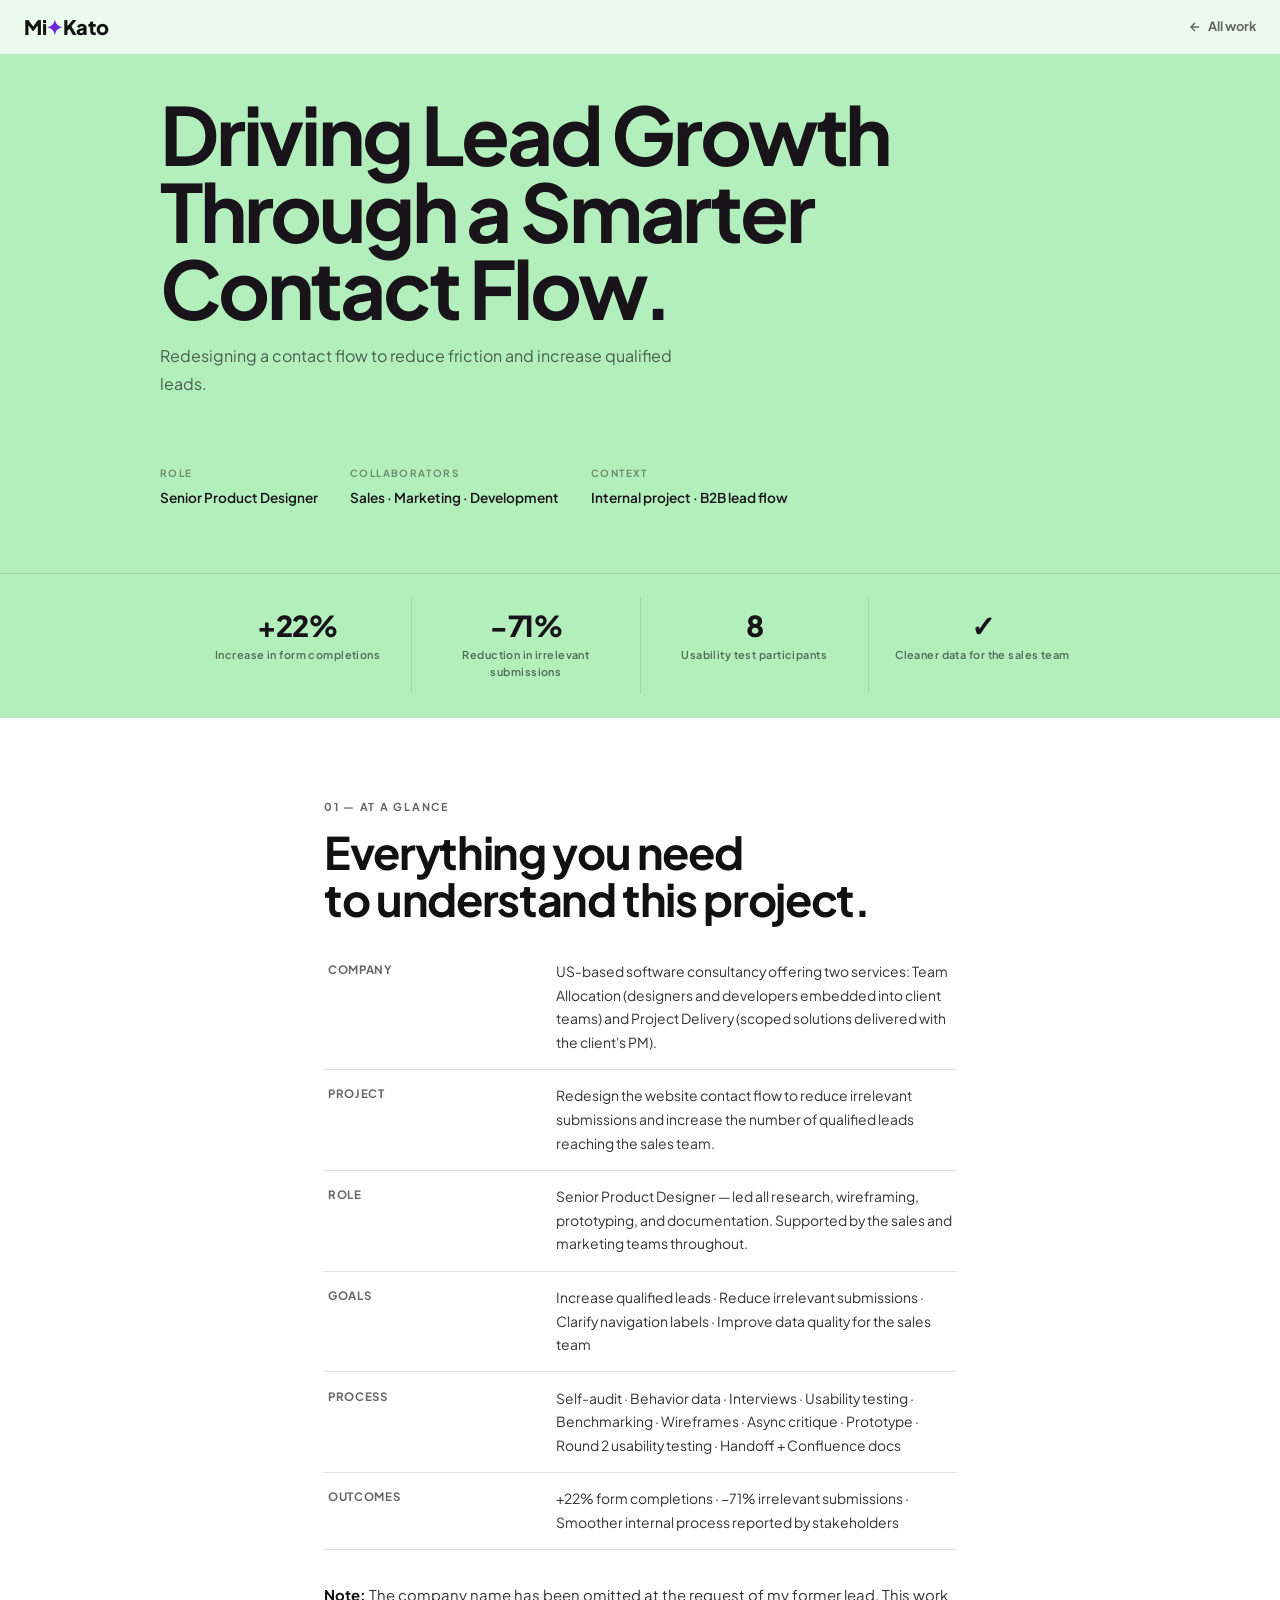
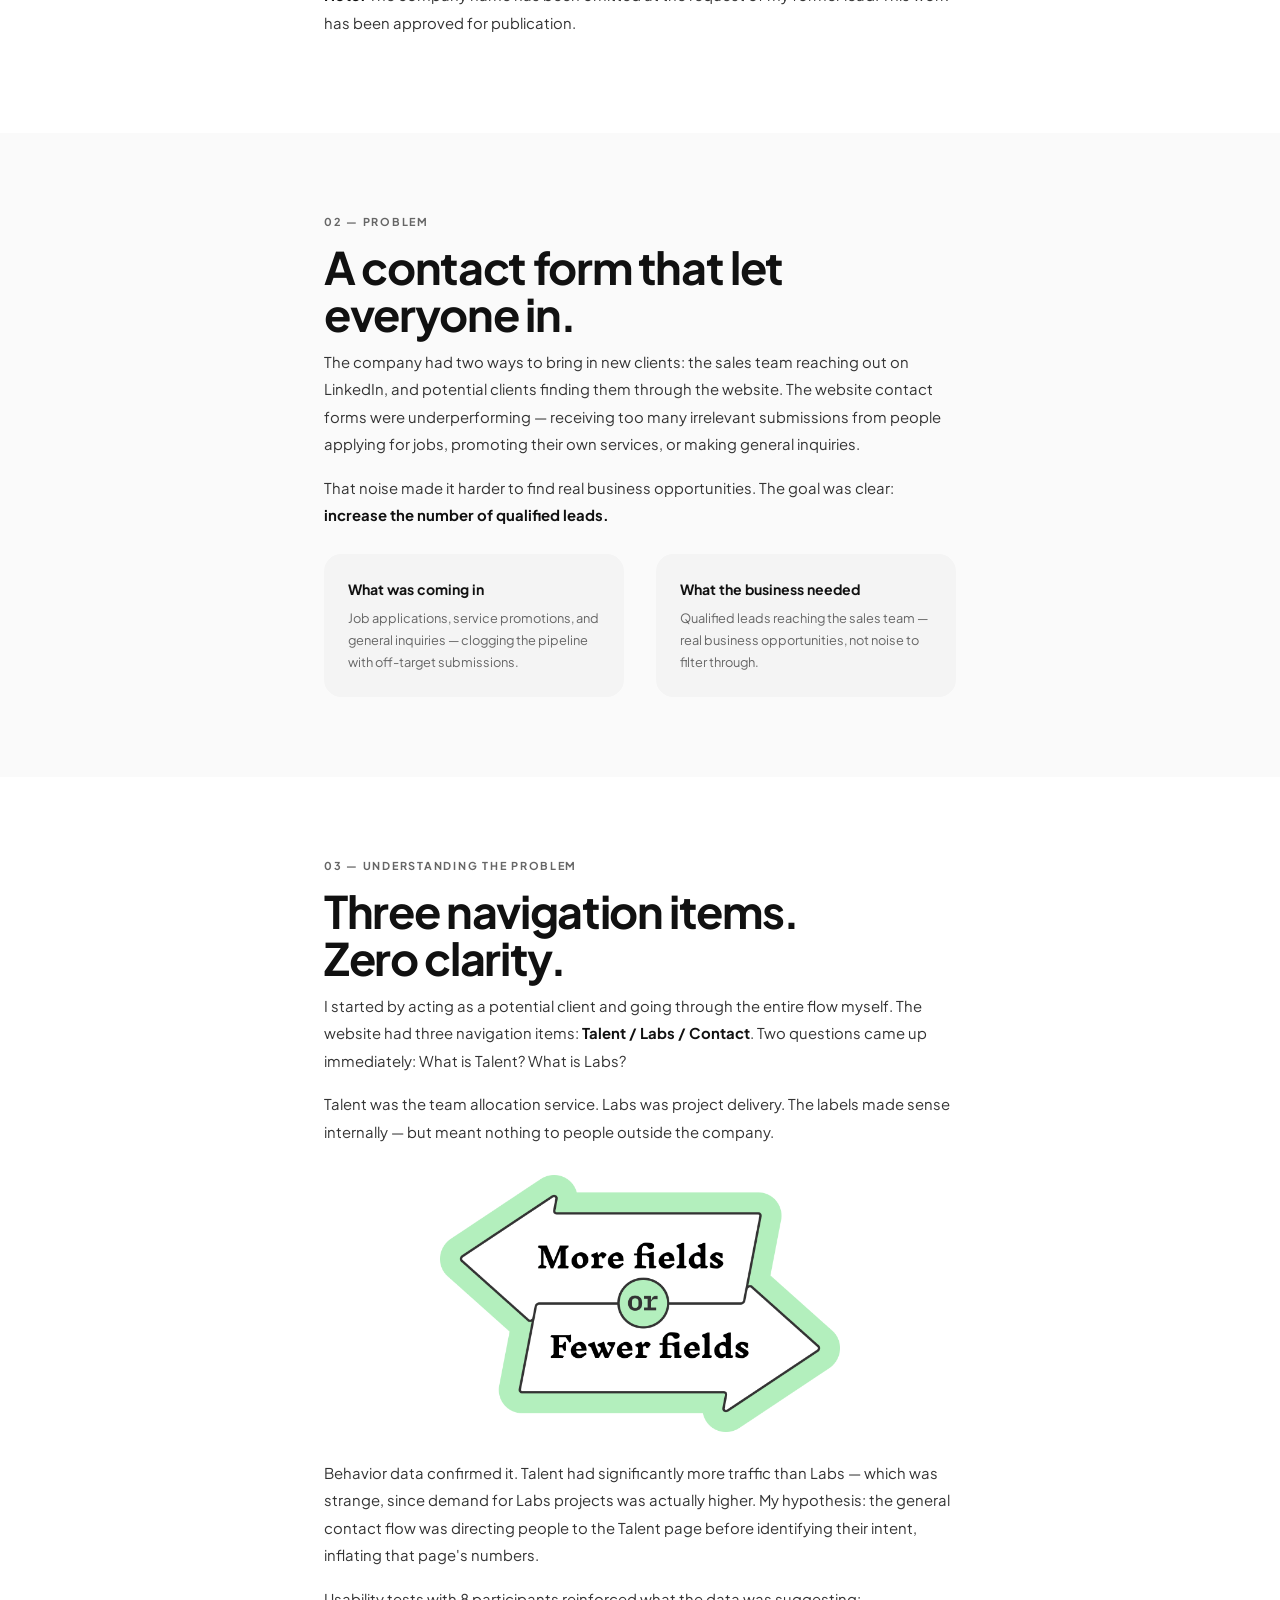
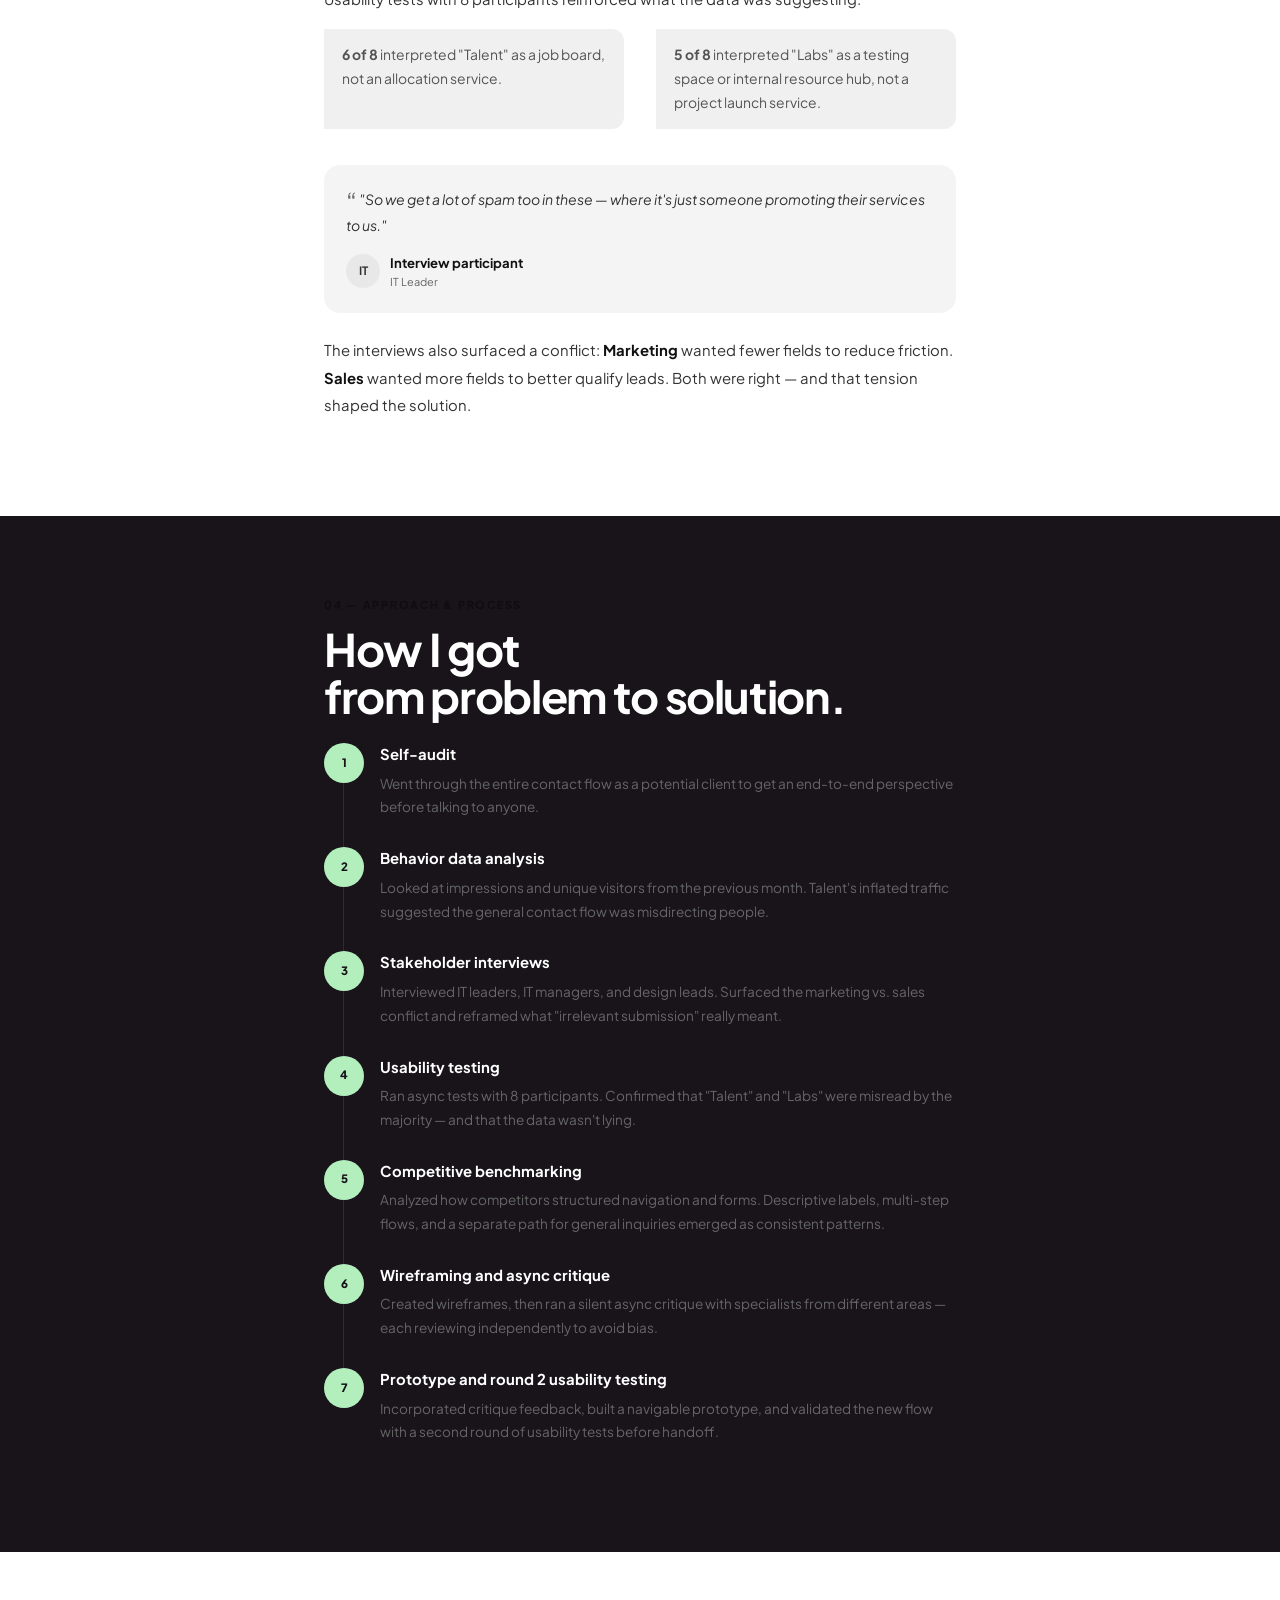
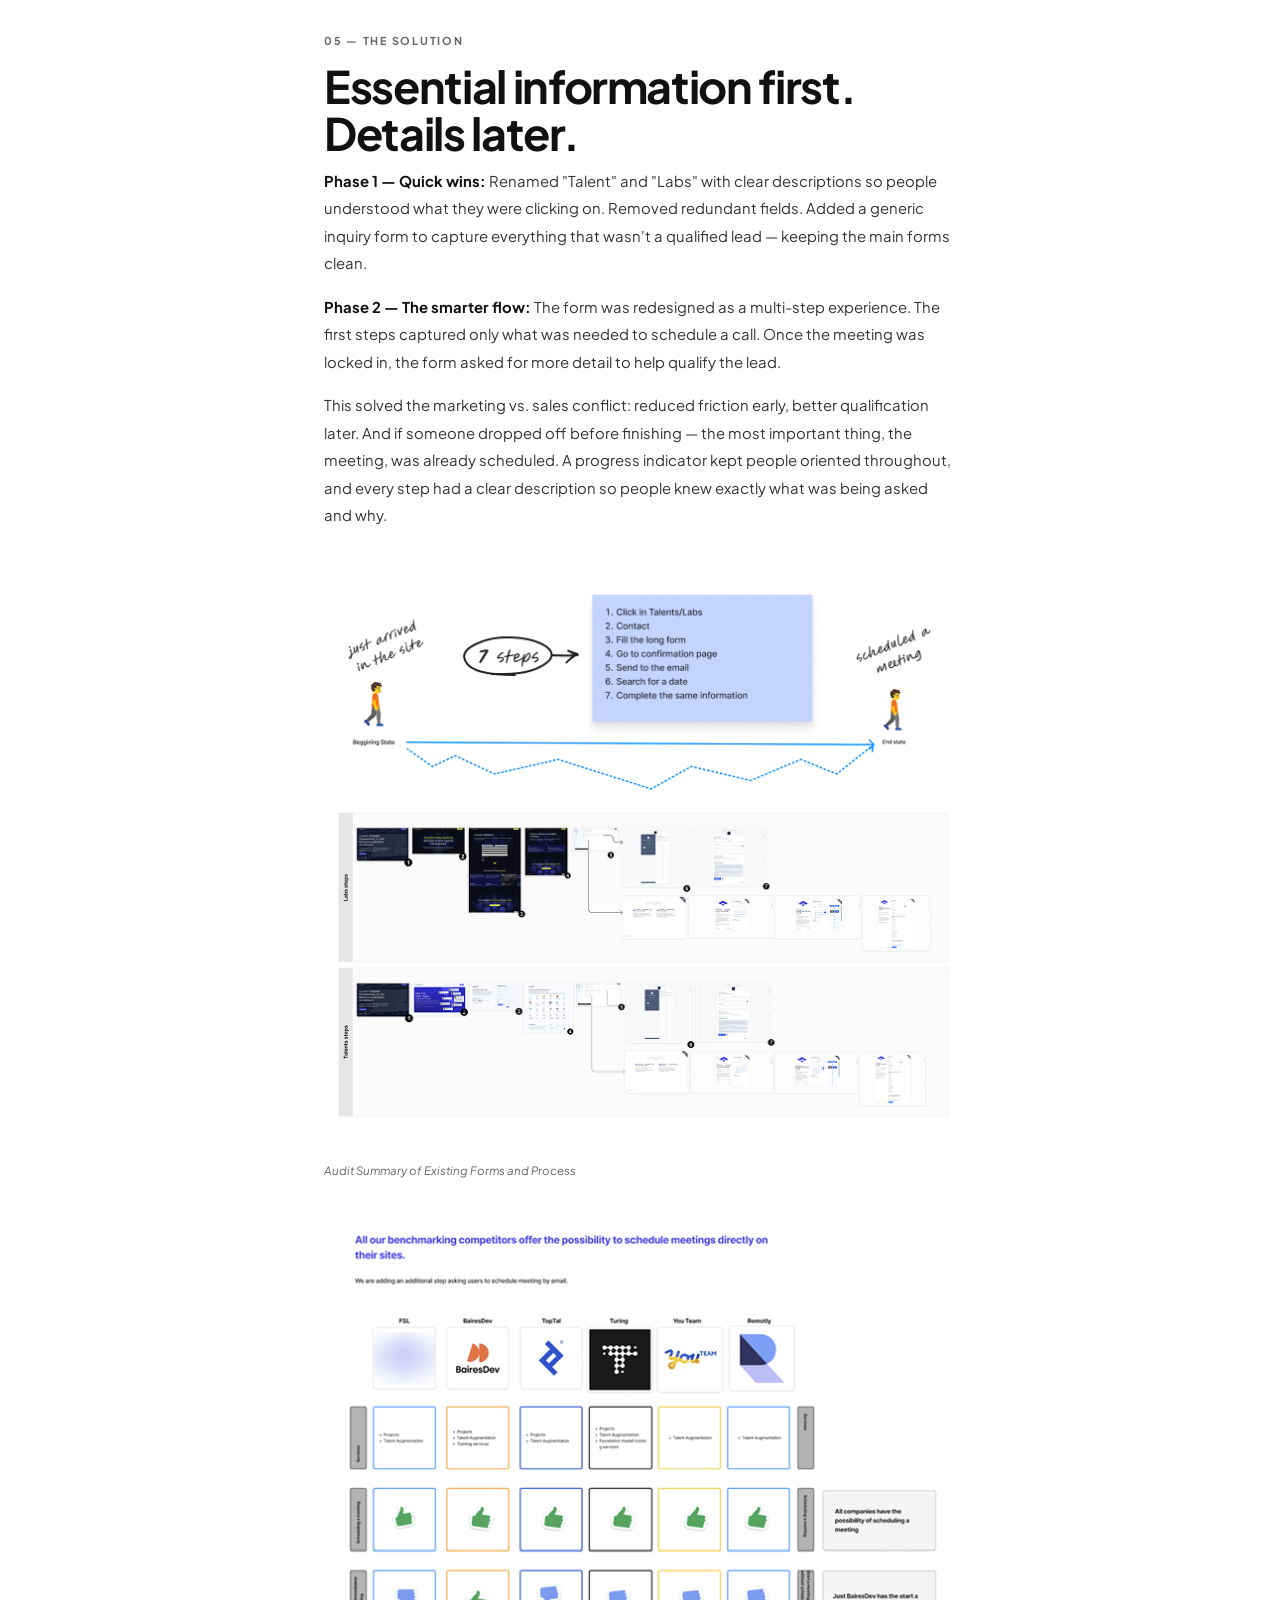
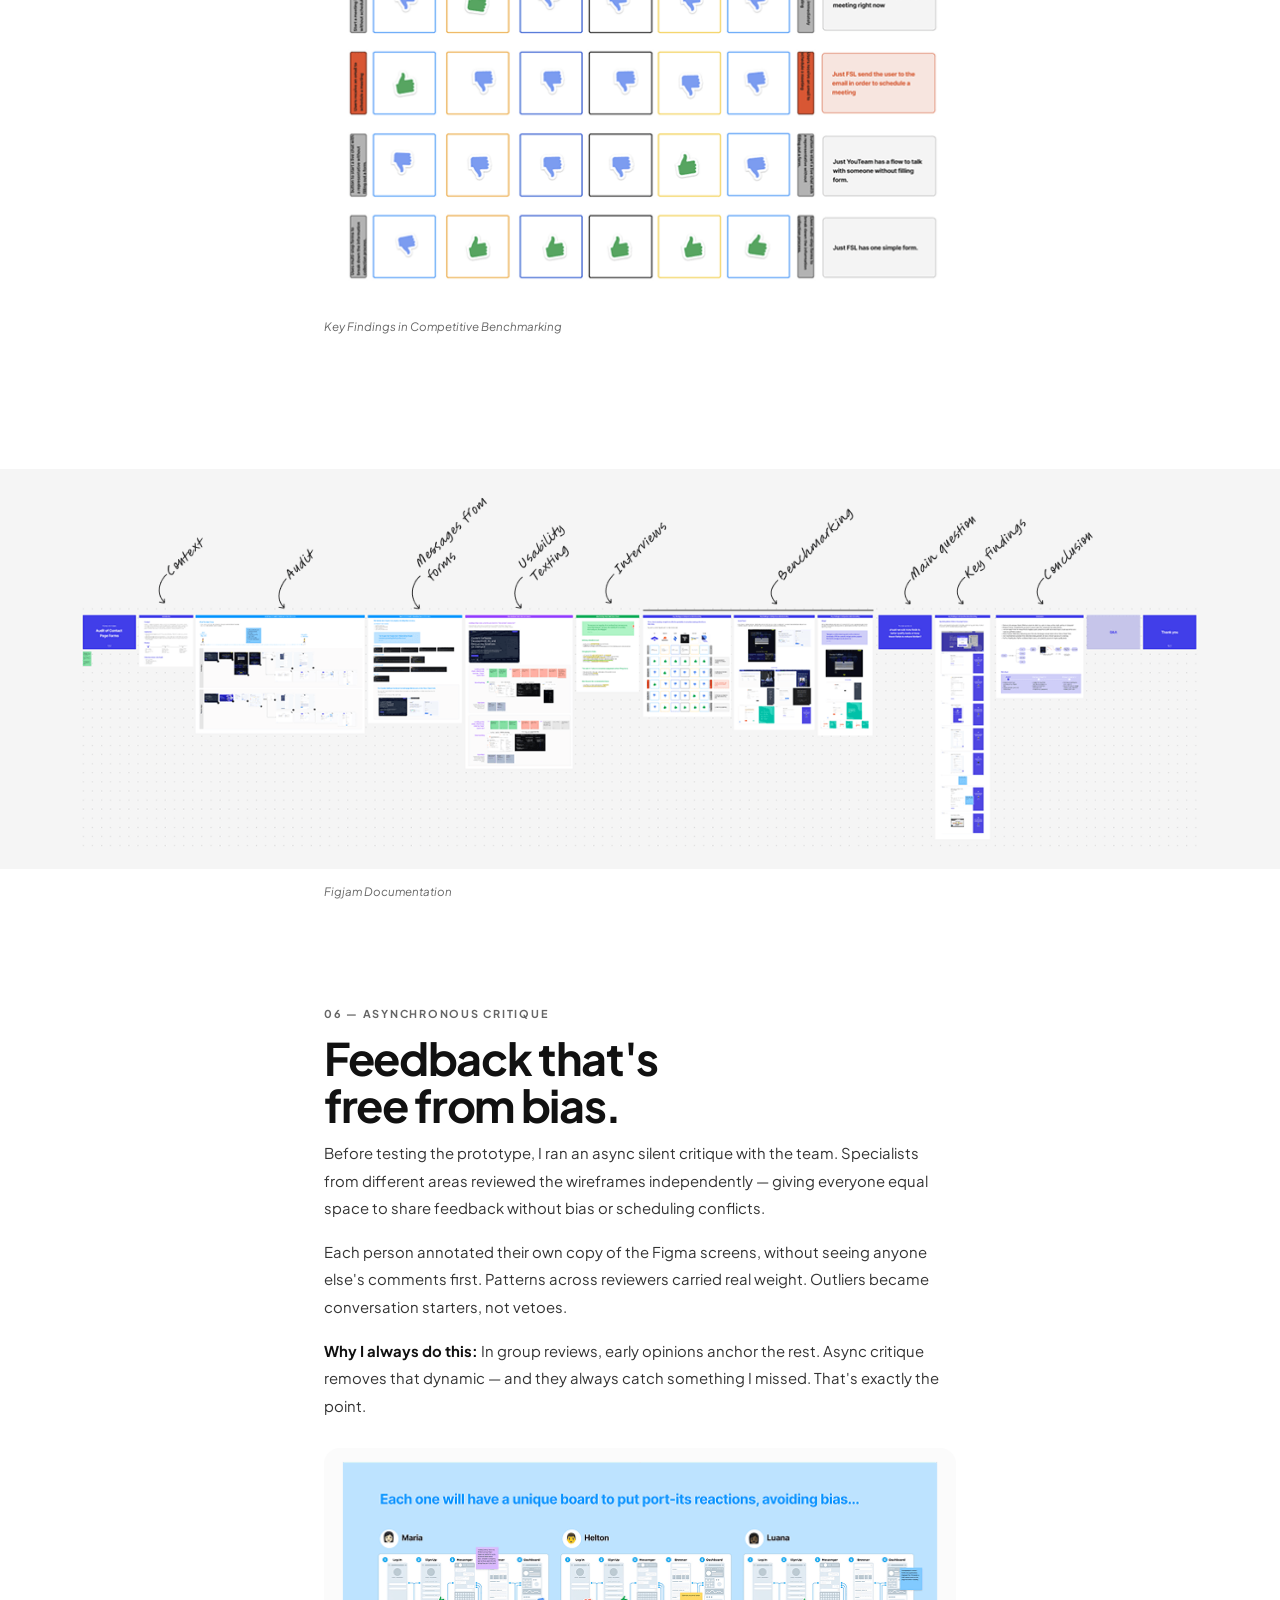
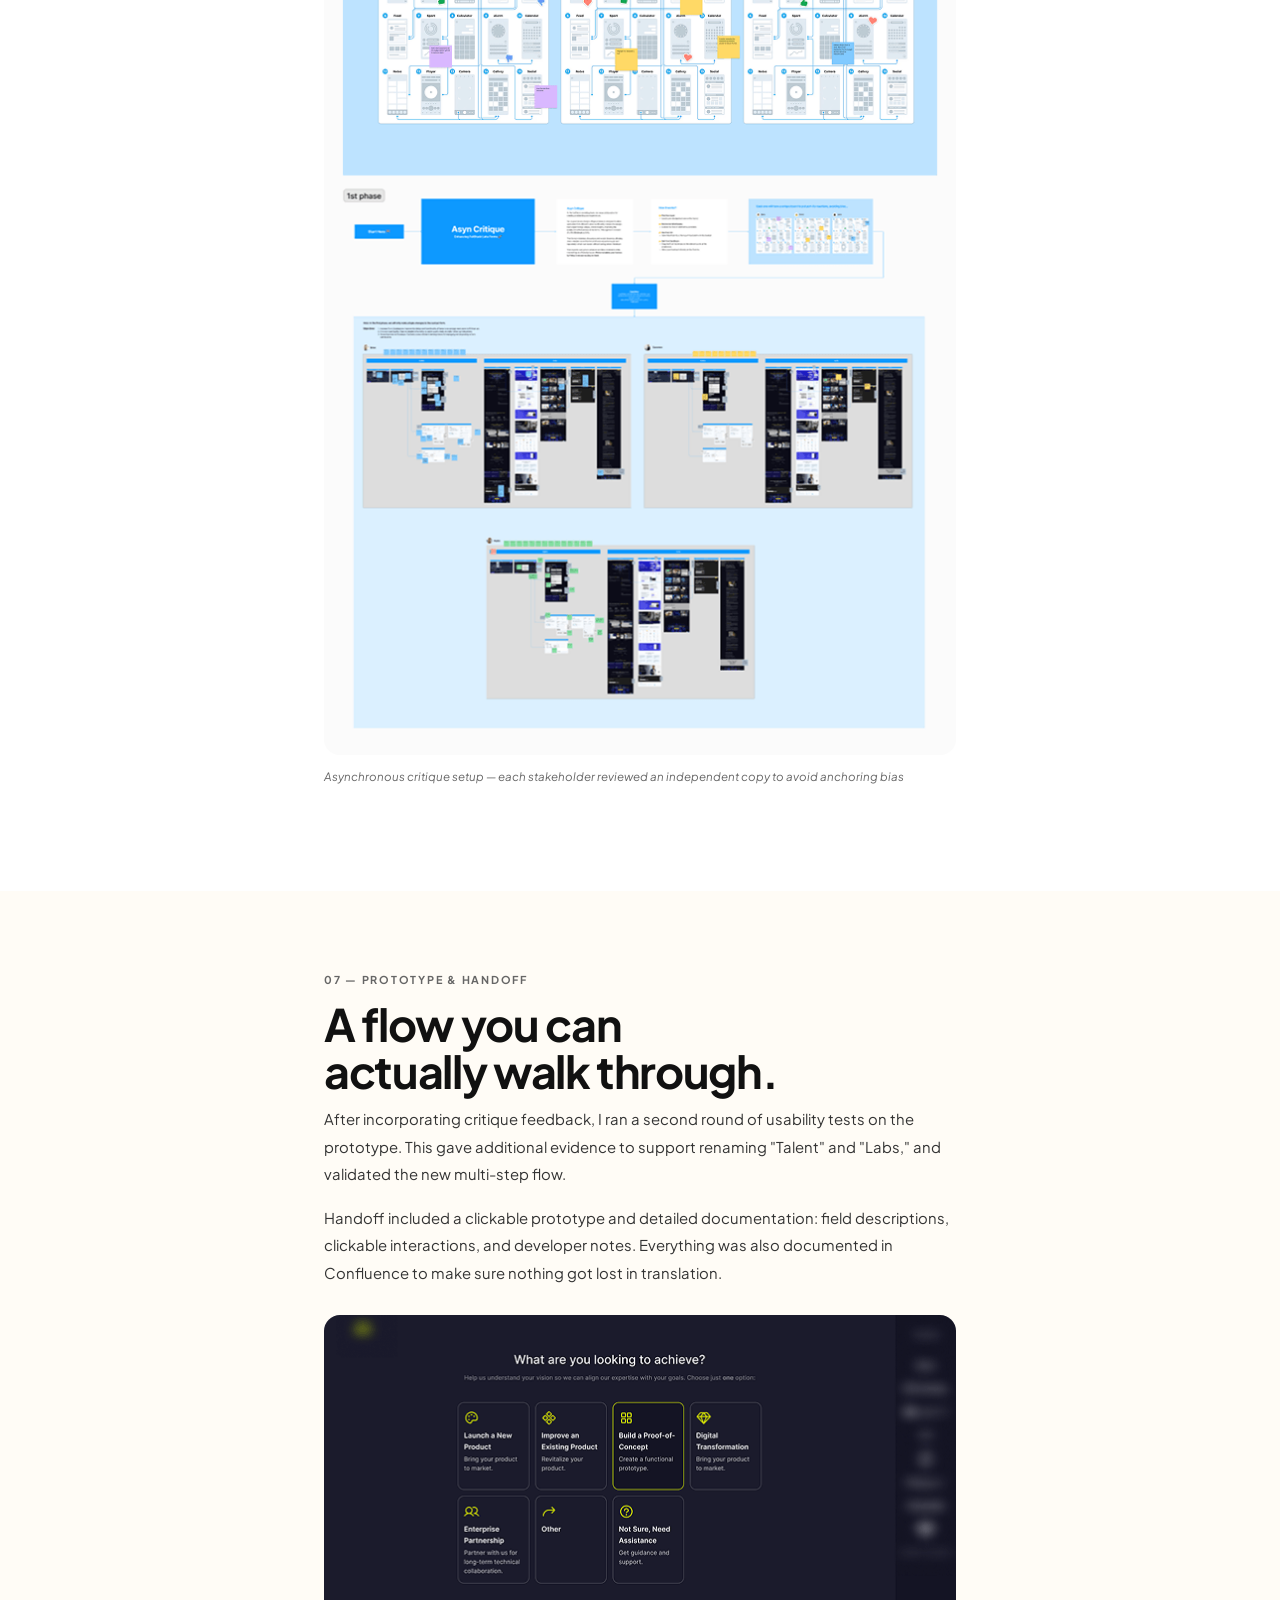
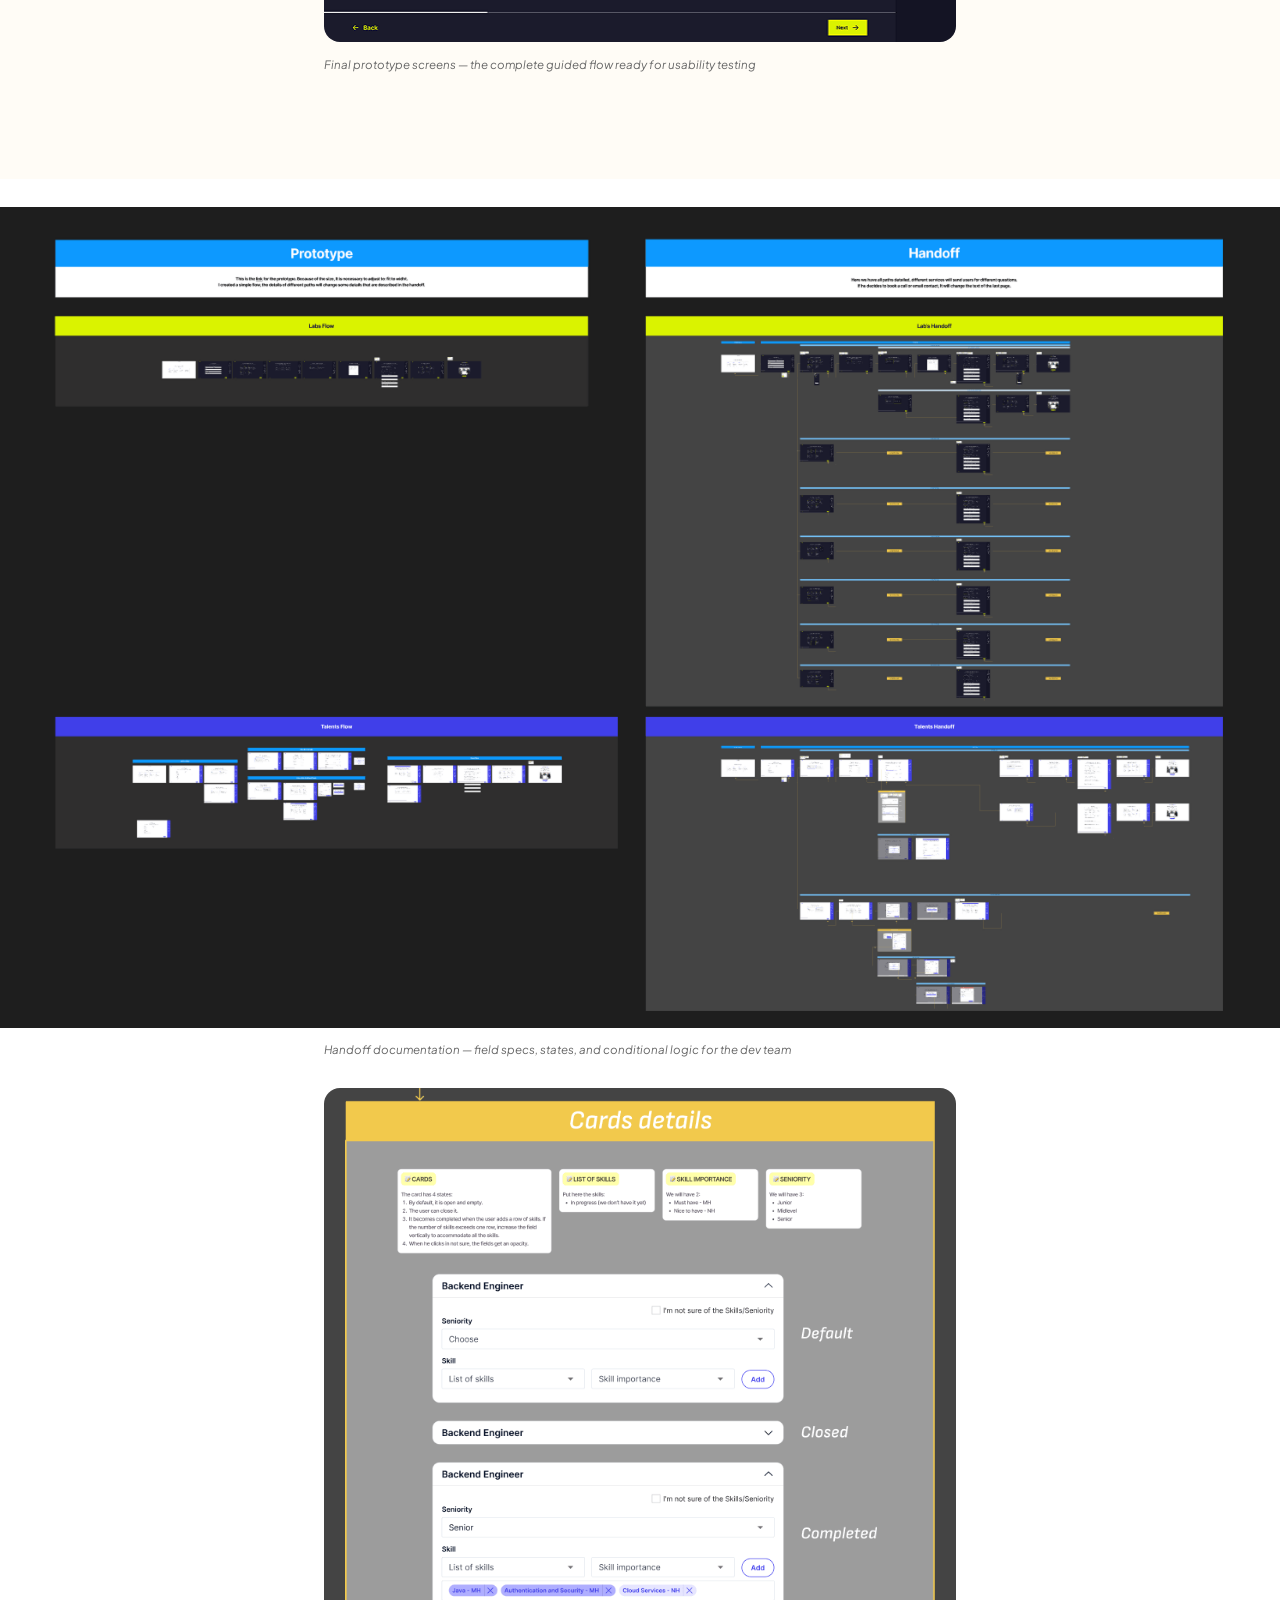
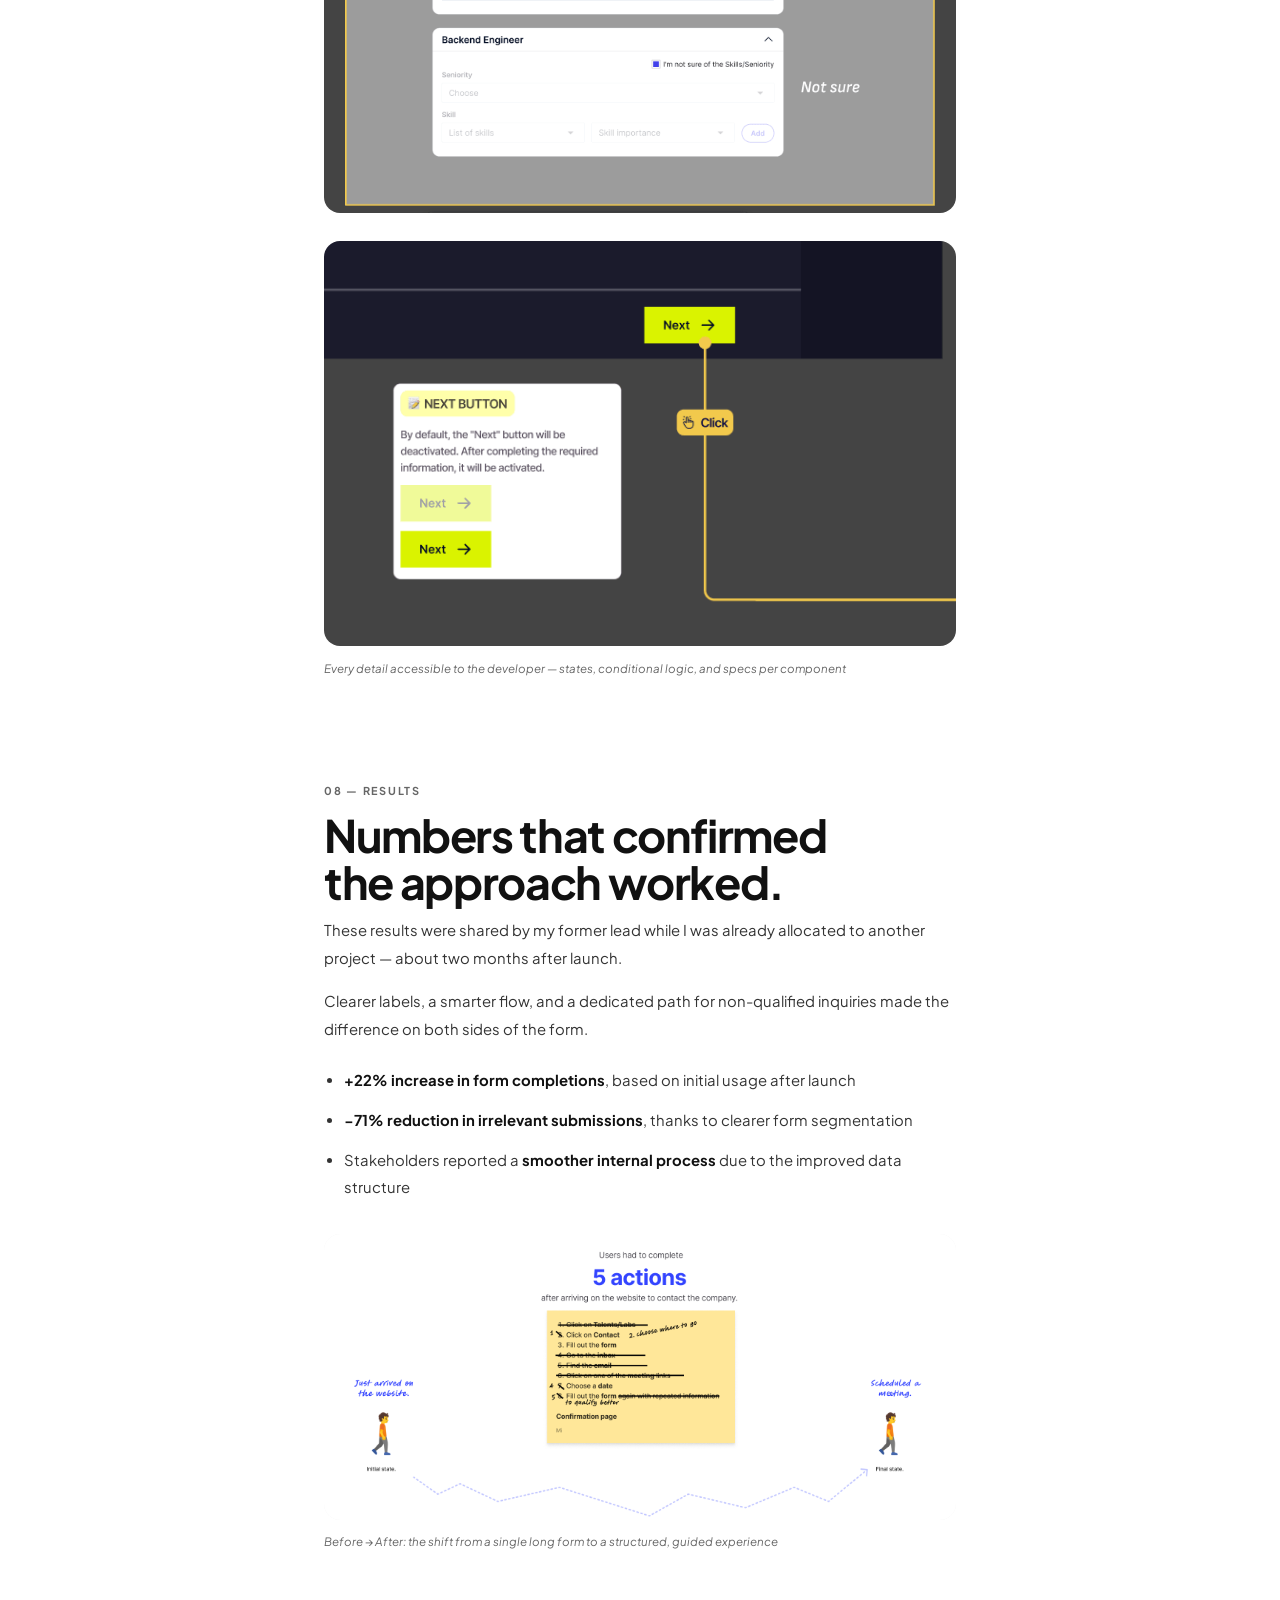
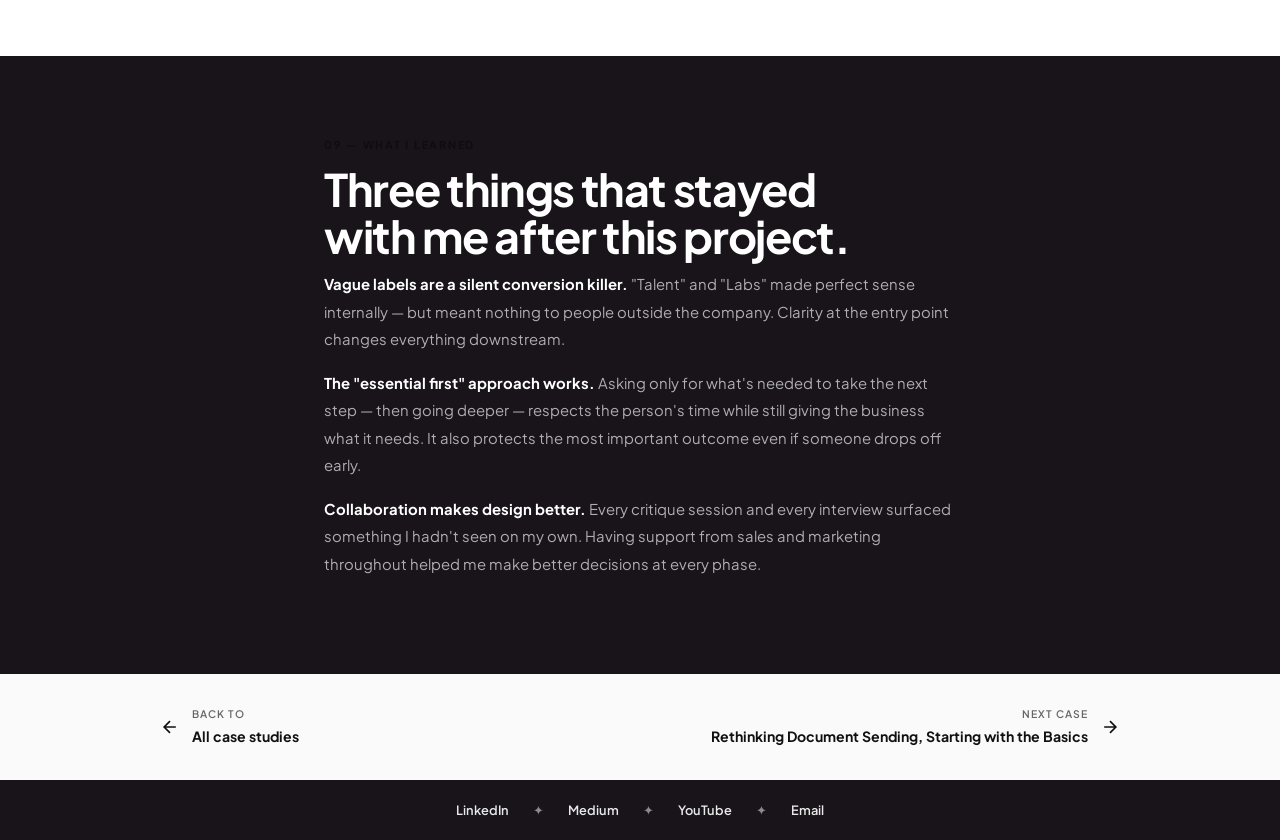
<file: case-better-forms-better-leads.html>
﻿<!DOCTYPE html>
<html lang="en">

<head>
  <meta charset="UTF-8" />
  <meta name="viewport" content="width=device-width, initial-scale=1.0" />
  <meta name="robots" content="noindex, nofollow" />
  <title>Driving Lead Growth Through a Smarter Contact Flow — Michelle Kato</title>
  <link rel="icon" type="image/x-icon" href="imgs/favicon.ico">
  <link rel="stylesheet" href="shared.css" />
  <link rel="preconnect" href="https://fonts.googleapis.com" />
  <link rel="preconnect" href="https://fonts.gstatic.com" crossorigin />
  <link
    href="https://fonts.googleapis.com/css2?family=Plus+Jakarta+Sans:ital,wght@0,400;0,500;0,600;0,700;0,800;1,400;1,700&display=swap"
    rel="stylesheet" />
  <style>
    /* PROGRESS */
    #prog {
      position: fixed;
      top: 0;
      left: 0;
      height: 3px;
      background: linear-gradient(90deg, #6D28D9, #A8DAFF);
      width: 0%;
      z-index: 999;
      transition: width .1s linear;
      border-radius: 0 2px 2px 0;
    }

    .nav-back {
      display: inline-flex;
      align-items: center;
      gap: .4rem;
      font-size: .8rem;
      font-weight: 700;
      color: var(--ink-light);
      text-decoration: none;
      transition: color .2s;
    }

    .nav-back:hover {
      color: var(--purple);
    }

    .nav-back svg {
      width: 14px;
      height: 14px;
      stroke: currentColor;
      fill: none;
      stroke-width: 2.5;
    }

    /* SHARED */
    .wrap {
      max-width: 680px;
      margin: 0 auto;
      width: 100%;
      padding: 0 1.5rem;
    }

    .wrap-wide {
      max-width: 960px;
      margin: 0 auto;
      width: 100%;
      padding: 0 1.5rem;
    }

    .eyebrow {
      font-size: .68rem;
      font-weight: 700;
      letter-spacing: .16em;
      text-transform: uppercase;
      color: var(--ink-light);
      margin-bottom: .75rem;
      display: block;
    }

    .eyebrow-w {
      color: rgba(0, 0, 0, .4);
    }

    /* REVEAL */
    .r {
      opacity: 0;
      transform: translateY(22px);
      transition: opacity .65s ease, transform .65s ease;
    }

    .r.on {
      opacity: 1;
      transform: none;
    }

    .d1 {
      transition-delay: .07s
    }

    .d2 {
      transition-delay: .14s
    }

    .d3 {
      transition-delay: .21s
    }

    .d4 {
      transition-delay: .28s
    }

    .d5 {
      transition-delay: .35s
    }

    /* ── HERO ── */
    .cs-hero {
      background: #B3EFBD;
      padding: 96px 1.5rem 64px;
      position: relative;
      overflow: hidden;
    }

    .cs-hero::before {
      content: '';
      position: absolute;
      top: -120px;
      right: -120px;
      width: 480px;
      height: 480px;
      border-radius: 50%;
      display: none;
    }

    .cs-hero-inner {
      max-width: 960px;
      margin: 0 auto;
    }

    .cs-tag {
      display: inline-flex;
      align-items: center;
      gap: .4rem;
      background: rgba(0, 0, 0, .08);
      border-radius: 100px;
      padding: .28rem .9rem;
      font-size: .7rem;
      font-weight: 700;
      letter-spacing: .1em;
      text-transform: uppercase;
      color: rgba(0, 0, 0, .7);
      margin-bottom: 1.25rem;
    }

    .cs-h1 {
      font-weight: 700;
      font-size: clamp(2.4rem, 7vw, 5rem);
      line-height: .96;
      letter-spacing: -.04em;
      color: var(--black);
      margin-bottom: 1rem;
    }

    .cs-h1 em {
      font-style: normal;
      color: var(--black);
    }

    .cs-subtitle {
      font-size: 1rem;
      color: rgba(0, 0, 0, .6);
      line-height: 1.75;
      max-width: 560px;
      margin-bottom: 2.5rem;
    }

    .cs-meta {
      display: flex;
      flex-wrap: wrap;
      gap: 2rem;
      padding-top: 1.75rem;
    }

    .cs-meta-label {
      font-size: .62rem;
      font-weight: 700;
      letter-spacing: .14em;
      text-transform: uppercase;
      color: rgba(0, 0, 0, .4);
      margin-bottom: .3rem;
    }

    .cs-meta-value {
      font-size: .85rem;
      font-weight: 600;
      color: var(--black);
    }

    /* ── HERO IMAGE PLACEHOLDER ── */
    .hero-img-wrap {
      width: 100%;
      overflow: hidden;
      background: #F4F2F5;
    }

    .hero-img {
      width: 100%;
      background: #F4F2F5;
      border: none;
      display: flex;
      align-items: center;
      justify-content: center;
    }

    .hero-img img {
      display: block;
      width: 100%;
      max-width: 1440px;
      height: auto;
      margin: 0 auto;
    }

    @media(max-width:600px) {
      .hero-img-wrap {
        padding: 0 1.5rem;
      }

      .hero-img {
        border-radius: .875rem;
      }
    }

    .img-ph {
      text-align: center;
      color: #bbb;
    }

    .img-ph svg {
      width: 32px;
      height: 32px;
      display: block;
      margin: 0 auto .5rem;
      stroke: currentColor;
      fill: none;
      stroke-width: 1.2;
    }

    .img-ph p {
      font-size: .72rem;
    }

    /* ── OVERVIEW STRIP ── */
    .overview-strip {
      background: #B3EFBD;
      padding: 24px 0;
      border-top: 1px solid rgba(0, 0, 0, .1);
    }

    .ov-grid {
      display: grid;
      grid-template-columns: repeat(2, 1fr);
      gap: 1px;
      background: rgba(0, 0, 0, .1);
    }

    @media(min-width:640px) {
      .ov-grid {
        grid-template-columns: repeat(4, 1fr);
      }
    }

    .ov-cell {
      background: #B3EFBD;
      padding: .85rem;
      text-align: center;
    }

    .ov-val {
      font-weight: 900;
      font-size: 1.8rem;
      color: var(--black);
      letter-spacing: -.04em;
      line-height: 1;
    }

    .ov-lbl {
      font-size: .68rem;
      color: rgba(0, 0, 0, .55);
      margin-top: .35rem;
      font-weight: 600;
      letter-spacing: .04em;
    }

    /* ── SECTION BLOCKS ── */
    .sec-white {
      padding: 80px 0;
      background: var(--white);
    }

    .sec-gray {
      padding: 80px 0;
      background: #fafafa;
    }

    .sec-black {
      padding: 80px 0;
      background: var(--black);
    }

    .sec-purple {
      padding: 80px 0;
      background: #B3EFBD;
    }

    .sec-h {
      font-weight: 700;
      font-size: clamp(1.8rem, 4.5vw, 2.8rem);
      line-height: 1.05;
      letter-spacing: -.03em;
      color: var(--ink);
      margin-bottom: .75rem;
    }

    .sec-h em {
      font-style: normal;
      color: var(--ink);
    }

    .sec-h-w {
      color: var(--white);
    }

    .sec-h-w em {
      color: var(--white) !important;
    }

    .sec-purple .sec-h-w {
      color: var(--black);
    }

    .sec-purple .sec-h-w em {
      color: var(--black) !important;
    }

    .body-text {
      font-size: .93rem;
      color: var(--ink-mid);
      line-height: 1.85;
      margin-bottom: 1rem;
    }

    .body-text-w {
      color: rgba(255, 255, 255, .65);
    }

    .body-text strong {
      color: var(--ink);
      font-weight: 700;
    }

    .body-text-w strong {
      color: var(--white);
    }

    .sec-purple .body-text-w {
      color: rgba(0, 0, 0, .65);
    }

    .sec-purple .body-text-w strong {
      color: var(--black);
    }

    .sec-purple .eyebrow-w {
      color: rgba(0, 0, 0, .4);
    }

    /* ── IMAGE BLOCK ── */
    .img-block {
      width: 100%;
      background: var(--gray);
      border-radius: 1rem;
      overflow: hidden;
      margin: 1.75rem 0;
    }

    .img-block img {
      width: 100%;
      height: auto;
      display: block;
    }

    .img-full {
      width: 100%;
      margin: 1.75rem 0;
      background: #F5F5F5;
      overflow: hidden;
    }

    .img-full img {
      width: 100%;
      max-width: 1200px;
      height: auto;
      display: block;
      margin: 0 auto;
    }

    .img-full-dark {
      background: #1E1E1E;
    }

    .img-caption {
      font-size: .72rem;
      color: var(--ink-light);
      margin-top: -.9rem;
      margin-bottom: 1.5rem;
      font-style: italic;
    }

    .img-caption-w {
      color: rgba(0, 0, 0, .4);
    }

    /* ── TWO COL ── */
    .two-col {
      display: grid;
      grid-template-columns: 1fr;
      gap: 2rem;
      margin-top: 1.5rem;
    }

    @media(min-width:640px) {
      .two-col {
        grid-template-columns: 1fr 1fr;
      }
    }

    .col-card {
      background: rgba(255, 255, 255, .04);
      border-radius: 1.1rem;
      padding: 1.5rem;
    }

    .col-card-w {
      background: var(--gray);
      border-radius: 1.1rem;
      padding: 1.5rem;
    }

    .col-card-title {
      font-weight: 700;
      font-size: .88rem;
      color: rgba(255, 255, 255, .85);
      margin-bottom: .5rem;
    }

    .col-card-title-dark {
      font-weight: 700;
      font-size: .88rem;
      color: var(--ink);
      margin-bottom: .5rem;
    }

    .col-card-desc {
      font-size: .8rem;
      color: rgba(255, 255, 255, .4);
      line-height: 1.7;
    }

    .col-card-desc-dark {
      font-size: .8rem;
      color: var(--ink-light);
      line-height: 1.7;
    }

    /* ── INSIGHT CARDS ── */
    .insight-card {
      padding: .9rem 1.1rem;
      background: rgba(109, 40, 217, .05);
      border-radius: 0 .75rem .75rem 0;
      margin-bottom: .75rem;
    }

    .insight-card-w {
      padding: .9rem 1.1rem;
      background: rgba(0, 0, 0, .06);
      border-radius: 0 .75rem .75rem 0;
      margin-bottom: .75rem;
    }

    .insight-text {
      font-size: .87rem;
      color: var(--ink-mid);
      line-height: 1.7;
    }

    .insight-text-w {
      font-size: .87rem;
      color: rgba(0, 0, 0, .65);
      line-height: 1.7;
    }

    /* ── QUOTE ── */
    .q {
      background: var(--gray);
      border-radius: 1rem;
      padding: 1.4rem;
      margin-top: 1.25rem;
    }

    .q-dark {
      background: rgba(255, 255, 255, .04);
      border-radius: 1rem;
      padding: 1.4rem;
      margin-top: 1.25rem;
    }

    .qt {
      font-size: .88rem;
      color: var(--ink-mid);
      line-height: 1.8;
      font-style: italic;
      margin-bottom: .9rem;
    }

    .qt::before {
      content: '\201C';
      font-size: 1.7rem;
      color: var(--ink-light);
      line-height: 0;
      vertical-align: -.3em;
      margin-right: 2px;
      font-style: normal;
    }

    .qt-w {
      color: rgba(0, 0, 0, .7);
    }

    .qt-w::before {
      color: rgba(0, 0, 0, .25);
    }

    .qa {
      display: flex;
      align-items: center;
      gap: .6rem;
    }

    .av {
      width: 34px;
      height: 34px;
      border-radius: 50%;
      background: #e8e8e8;
      display: flex;
      align-items: center;
      justify-content: center;
      font-weight: 700;
      font-size: .72rem;
      color: var(--ink-mid);
      flex-shrink: 0;
    }

    .av-p {
      background: rgba(0, 0, 0, .12);
      color: var(--black);
    }

    .an {
      font-weight: 700;
      font-size: .82rem;
      color: var(--ink);
    }

    .an-w {
      color: rgba(0, 0, 0, .85);
    }

    .ar {
      font-size: .68rem;
      color: var(--ink-light);
    }

    .ar-w {
      color: rgba(0, 0, 0, .45);
    }

    /* ── SCORE / OUTCOME HIGHLIGHT ── */
    .score-band {
      background: var(--black);
      padding: 52px 0;
    }

    .score-grid {
      display: flex;
      flex-wrap: wrap;
      gap: 0;
      justify-content: center;
    }

    .score-item {
      padding: 1.75rem 2.5rem;
      text-align: center;
    }

    .score-val {
      font-weight: 900;
      font-size: 2.6rem;
      color: var(--white);
      letter-spacing: -.05em;
      line-height: 1;
    }

    .score-lbl {
      font-size: .72rem;
      color: rgba(255, 255, 255, .38);
      margin-top: .4rem;
      letter-spacing: .04em;
      max-width: 100px;
      line-height: 1.4;
    }

    /* ── PROCESS STEPS ── */
    .steps {
      display: flex;
      flex-direction: column;
      gap: 0;
      margin-top: 1.5rem;
      position: relative;
    }

    .step {
      display: grid;
      grid-template-columns: 40px 1fr;
      gap: 1rem;
      padding-bottom: 1.75rem;
      position: relative;
    }

    .step::before {
      content: '';
      position: absolute;
      left: 19px;
      top: 40px;
      bottom: 0;
      width: 1px;
      background: rgba(255, 255, 255, .1);
    }

    .step:last-child::before {
      display: none;
    }

    .step-num {
      width: 40px;
      height: 40px;
      border-radius: 50%;
      background: #B3EFBD;
      display: flex;
      align-items: center;
      justify-content: center;
      font-weight: 800;
      font-size: .72rem;
      color: var(--black);
      flex-shrink: 0;
      position: relative;
      z-index: 1;
    }

    .step-body {}

    .step-title {
      font-weight: 700;
      font-size: .93rem;
      color: var(--ink);
      margin-bottom: .3rem;
    }

    .step-desc {
      font-size: .85rem;
      color: var(--ink-light);
      line-height: 1.75;
    }

    /* ── SUMMARY TABLE ── */
    .summary-table {
      width: 100%;
      border-collapse: collapse;
      margin-top: 1.5rem;
    }

    .summary-table tr {
      border-bottom: 1px solid var(--border);
    }

    .summary-table td {
      padding: .9rem .25rem;
      vertical-align: top;
      font-size: .87rem;
      line-height: 1.7;
    }

    .summary-table td:first-child {
      width: 36%;
      font-weight: 700;
      color: var(--ink-light);
      font-size: .72rem;
      letter-spacing: .06em;
      text-transform: uppercase;
      padding-right: 1rem;
    }

    .summary-table td:last-child {
      color: var(--ink-mid);
    }

    /* ── TAGS / PILLS ── */
    .tag-row {
      display: flex;
      flex-wrap: wrap;
      gap: .4rem;
      margin-top: .5rem;
    }

    .tag {
      display: inline-block;
      background: rgba(109, 40, 217, .07);
      border-radius: 100px;
      padding: .18rem .65rem;
      font-size: .7rem;
      font-weight: 600;
      color: var(--ink-mid);
      letter-spacing: .02em;
    }

    /* ── CASE NAV ── */
    .case-nav {
      background: #fafafa;
      padding: 2rem 1.5rem;
    }

    .case-nav-inner {
      max-width: 960px;
      margin: 0 auto;
      display: flex;
      justify-content: space-between;
      align-items: center;
      gap: 1rem;
      flex-wrap: wrap;
    }

    .cn-link {
      display: flex;
      align-items: center;
      gap: .75rem;
      text-decoration: none;
      color: var(--ink);
      font-weight: 700;
      font-size: .88rem;
      transition: color .2s;
    }

    .cn-link:hover {
      color: var(--purple);
    }

    .cn-link svg {
      width: 20px;
      height: 20px;
      stroke: currentColor;
      fill: none;
      stroke-width: 2;
    }

    @media(max-width:540px) {
      .case-nav-inner {
        flex-direction: column;
        align-items: flex-start;
        gap: 1.5rem;
      }

      .cn-link:last-child div {
        text-align: left;
      }
    }

    .cn-label {
      font-size: .65rem;
      font-weight: 600;
      letter-spacing: .1em;
      text-transform: uppercase;
      color: var(--ink-light);
      margin-bottom: .15rem;
    }

    /* ── FOOTER ── */

    .fi {
      max-width: 960px;
      margin: 0 auto;
      display: flex;
      align-items: center;
      justify-content: space-between;
      flex-wrap: wrap;
      gap: 1rem;
    }

    .flinks {
      display: flex;
      gap: 1.5rem;
    }

    .flinks a {
      font-size: .8rem;
      font-weight: 600;
      color: var(--white);
      text-decoration: none;
      transition: color .2s;
    }

    .flinks a:hover {
      color: rgba(255, 255, 255, .65);
    }

    /* ── BTT ── */


    /* ── NOTE BAR ── */
    .note-bar {
      background: #fefce8;
      border-radius: .75rem;
      padding: .75rem 1rem;
      font-size: .78rem;
      color: #78350f;
      margin-top: 2rem;
      line-height: 1.65;
    }

    .note-bar strong {
      color: #92400e;
    }

    .hl {
      display: inline;
      background: linear-gradient(rgba(235, 252, 119, 0) 55%, #EBFC77 55%);
      white-space: normal;
    }

    .hl-strong {
      display: inline;
      background: linear-gradient(rgba(220, 245, 60, 0) 55%, #DCF53C 55%);
      white-space: normal;
    }

    .hl-dark {
      display: inline;
      background: linear-gradient(rgba(200, 230, 30, 0) 55%, #C8E61E 55%);
      white-space: normal;
    }
  </style>
</head>

<body>

  <div id="prog"></div>

  <nav id="nav">
    <a href="index.html" class="nav-logo">Mi<span>✦</span>Kato</a>
    <a href="index.html#work" class="nav-back">
      <svg viewBox="0 0 24 24">
        <path d="M19 12H5M12 5l-7 7 7 7" />
      </svg>
      All work
    </a>
  </nav>


  <!-- ═══ HERO ═══ -->
  <div class="cs-hero">
    <div class="cs-hero-inner">
      <h1 class="cs-h1 r d1">Driving Lead Growth<br /><em>Through a Smarter<br />Contact Flow.</em></h1>
      <p class="cs-subtitle r d2">Redesigning a contact flow to reduce friction and increase qualified leads.</p>
      <div class="cs-meta r d3">
        <div>
          <div class="cs-meta-label">Role</div>
          <div class="cs-meta-value">Senior Product Designer</div>
        </div>
        <div>
          <div class="cs-meta-label">Collaborators</div>
          <div class="cs-meta-value">Sales · Marketing · Development</div>
        </div>
        <div>
          <div class="cs-meta-label">Context</div>
          <div class="cs-meta-value">Internal project · B2B lead flow</div>
        </div>
      </div>
    </div>
  </div>



  <!-- ═══ OVERVIEW STRIP ═══ -->
  <div class="overview-strip">
    <div class="wrap-wide">
      <div class="ov-grid r">
        <div class="ov-cell">
          <div class="ov-val">+22%</div>
          <div class="ov-lbl">Increase in form completions</div>
        </div>
        <div class="ov-cell">
          <div class="ov-val">−71%</div>
          <div class="ov-lbl">Reduction in irrelevant submissions</div>
        </div>
        <div class="ov-cell">
          <div class="ov-val">8</div>
          <div class="ov-lbl">Usability test participants</div>
        </div>
        <div class="ov-cell">
          <div class="ov-val">✓</div>
          <div class="ov-lbl">Cleaner data for the sales team</div>
        </div>
      </div>
    </div>
  </div>


  <!-- ═══ SUMMARY ═══ -->
  <div class="sec-white">
    <div class="wrap">
      <span class="eyebrow r">01 — At a glance</span>
      <h2 class="sec-h r d1">Everything you need<br />to <em>understand this project.</em></h2>

      <table class="summary-table r d2">
        <tr>
          <td>Company</td>
          <td>US-based software consultancy offering two services: Team Allocation (designers and developers embedded into client teams) and Project Delivery (scoped solutions delivered with the client's PM).</td>
        </tr>
        <tr>
          <td>Project</td>
          <td>Redesign the website contact flow to reduce irrelevant submissions and increase the number of qualified leads reaching the sales team.</td>
        </tr>
        <tr>
          <td>Role</td>
          <td>Senior Product Designer — led all research, wireframing, prototyping, and documentation. Supported by the sales and marketing teams throughout.</td>
        </tr>
        <tr>
          <td>Goals</td>
          <td>Increase qualified leads · Reduce irrelevant submissions · Clarify navigation labels · Improve data quality for the sales team</td>
        </tr>
        <tr>
          <td>Process</td>
          <td>Self-audit · Behavior data · Interviews · Usability testing · Benchmarking · Wireframes · Async critique · Prototype · Round 2 usability testing · Handoff + Confluence docs</td>
        </tr>
        <tr>
          <td>Outcomes</td>
          <td>+22% form completions · −71% irrelevant submissions · Smoother internal process reported by stakeholders</td>
        </tr>
      </table>

      <p class="body-text r d3" style="margin-top:2rem;"><strong>Note:</strong> The company name has been omitted at the request of my former lead. This work has been approved for publication.</p>
    </div>
  </div>


  <!-- ═══ PROBLEM ═══ -->
  <div class="sec-gray">
    <div class="wrap">
      <span class="eyebrow r">02 — Problem</span>
      <h2 class="sec-h r d1">A contact form that let<br /><em>everyone in.</em></h2>
      <p class="body-text r d2">The company had two ways to bring in new clients: the sales team reaching out on LinkedIn, and potential clients finding them through the website. The website contact forms were underperforming — receiving too many irrelevant submissions from people applying for jobs, promoting their own services, or making general inquiries.</p>
      <p class="body-text r d3">That noise made it harder to find real business opportunities. The goal was clear: <strong>increase the number of qualified leads.</strong></p>

      <div class="two-col r d4">
        <div class="col-card-w">
          <div class="col-card-title-dark">What was coming in</div>
          <div class="col-card-desc-dark">Job applications, service promotions, and general inquiries — clogging the pipeline with off-target submissions.</div>
        </div>
        <div class="col-card-w">
          <div class="col-card-title-dark">What the business needed</div>
          <div class="col-card-desc-dark">Qualified leads reaching the sales team — real business opportunities, not noise to filter through.</div>
        </div>
      </div>
    </div>
  </div>


  <!-- ═══ OPPORTUNITY ═══ -->
  <div class="sec-white">
    <div class="wrap">
      <span class="eyebrow r">03 — Understanding the Problem</span>
      <h2 class="sec-h r d1">Three navigation items.<br /><em>Zero clarity.</em></h2>

      <p class="body-text r d2">I started by acting as a potential client and going through the entire flow myself. The website had three navigation items: <strong>Talent / Labs / Contact</strong>. Two questions came up immediately: What is Talent? What is Labs?</p>
      <p class="body-text r d3">Talent was the team allocation service. Labs was project delivery. The labels made sense internally — but meant nothing to people outside the company.</p>

      <div class="r" style="display:flex;justify-content:center;margin:1.75rem 0;">
        <img src="imgs/f-img.png" alt="" style="width:400px;max-width:100%;height:auto;display:block;" />
      </div>

      <p class="body-text r d4">Behavior data confirmed it. Talent had significantly more traffic than Labs — which was strange, since demand for Labs projects was actually higher. My hypothesis: the general contact flow was directing people to the Talent page before identifying their intent, inflating that page's numbers.</p>

      <p class="body-text r d4">Usability tests with 8 participants reinforced what the data was suggesting:</p>

      <div class="two-col r" style="margin-top:1rem;">
        <div class="insight-card-w">
          <p class="insight-text-w"><strong>6 of 8</strong> interpreted "Talent" as a job board, not an allocation service.</p>
        </div>
        <div class="insight-card-w">
          <p class="insight-text-w"><strong>5 of 8</strong> interpreted "Labs" as a testing space or internal resource hub, not a project launch service.</p>
        </div>
      </div>

      <div class="q r" style="margin-top:1.5rem;">
        <p class="qt">"So we get a lot of spam too in these — where it's just someone promoting their services to us."</p>
        <div class="qa">
          <div class="av">IT</div>
          <div>
            <div class="an">Interview participant</div>
            <div class="ar">IT Leader</div>
          </div>
        </div>
      </div>

      <p class="body-text r" style="margin-top:1.5rem;">The interviews also surfaced a conflict: <strong>Marketing</strong> wanted fewer fields to reduce friction. <strong>Sales</strong> wanted more fields to better qualify leads. Both were right — and that tension shaped the solution.</p>
    </div>
  </div>


  <!-- ═══ WHAT I DID ═══ -->
  <div class="sec-black">
    <div class="wrap">
      <span class="eyebrow eyebrow-w r">04 — Approach & Process</span>
      <h2 class="sec-h sec-h-w r d1">How I got<br />from problem to <em>solution.</em></h2>

      <div class="steps r d2">
        <div class="step">
          <div class="step-num">1</div>
          <div class="step-body">
            <div class="step-title" style="color:var(--white);">Self-audit</div>
            <div class="step-desc">Went through the entire contact flow as a potential client to get an end-to-end perspective before talking to anyone.</div>
          </div>
        </div>
        <div class="step">
          <div class="step-num">2</div>
          <div class="step-body">
            <div class="step-title" style="color:var(--white);">Behavior data analysis</div>
            <div class="step-desc">Looked at impressions and unique visitors from the previous month. Talent's inflated traffic suggested the general contact flow was misdirecting people.</div>
          </div>
        </div>
        <div class="step">
          <div class="step-num">3</div>
          <div class="step-body">
            <div class="step-title" style="color:var(--white);">Stakeholder interviews</div>
            <div class="step-desc">Interviewed IT leaders, IT managers, and design leads. Surfaced the marketing vs. sales conflict and reframed what "irrelevant submission" really meant.</div>
          </div>
        </div>
        <div class="step">
          <div class="step-num">4</div>
          <div class="step-body">
            <div class="step-title" style="color:var(--white);">Usability testing</div>
            <div class="step-desc">Ran async tests with 8 participants. Confirmed that "Talent" and "Labs" were misread by the majority — and that the data wasn't lying.</div>
          </div>
        </div>
        <div class="step">
          <div class="step-num">5</div>
          <div class="step-body">
            <div class="step-title" style="color:var(--white);">Competitive benchmarking</div>
            <div class="step-desc">Analyzed how competitors structured navigation and forms. Descriptive labels, multi-step flows, and a separate path for general inquiries emerged as consistent patterns.</div>
          </div>
        </div>
        <div class="step">
          <div class="step-num">6</div>
          <div class="step-body">
            <div class="step-title" style="color:var(--white);">Wireframing and async critique</div>
            <div class="step-desc">Created wireframes, then ran a silent async critique with specialists from different areas — each reviewing independently to avoid bias.</div>
          </div>
        </div>
        <div class="step">
          <div class="step-num">7</div>
          <div class="step-body">
            <div class="step-title" style="color:var(--white);">Prototype and round 2 usability testing</div>
            <div class="step-desc">Incorporated critique feedback, built a navigable prototype, and validated the new flow with a second round of usability tests before handoff.</div>
          </div>
        </div>
      </div>
    </div>
  </div>


  <!-- ═══ REDESIGN + IMAGES ═══ -->
  <div class="sec-white">
    <div class="wrap">
      <span class="eyebrow r">05 — The Solution</span>
      <h2 class="sec-h r d1">Essential information first.<br /><em>Details later.</em></h2>
      <p class="body-text r d2"><strong>Phase 1 — Quick wins:</strong> Renamed "Talent" and "Labs" with clear descriptions so people understood what they were clicking on. Removed redundant fields. Added a generic inquiry form to capture everything that wasn't a qualified lead — keeping the main forms clean.</p>
      <p class="body-text r d3"><strong>Phase 2 — The smarter flow:</strong> The form was redesigned as a multi-step experience. The first steps captured only what was needed to schedule a call. Once the meeting was locked in, the form asked for more detail to help qualify the lead.</p>
      <p class="body-text r d4">This solved the marketing vs. sales conflict: reduced friction early, better qualification later. And if someone dropped off before finishing — the most important thing, the meeting, was already scheduled. A progress indicator kept people oriented throughout, and every step had a clear description so people knew exactly what was being asked and why.</p>

      <div class="img-block r">
        <img src="imgs/f-img1.png" alt="Audit Summary of Existing Forms and Process" />
      </div>
      <p class="img-caption r">Audit Summary of Existing Forms and Process</p>

      <div class="img-block r">
        <img src="imgs/f-img2.png" alt="Key Findings in Competitive Benchmarking" />
      </div>
      <p class="img-caption r">Key Findings in Competitive Benchmarking</p>

    </div>
  </div>
  <div class="img-full r">
    <img src="imgs/f-img3.png" alt="Figjam Documentation" />
  </div>
  <p class="img-caption r" style="max-width:680px;margin-left:auto;margin-right:auto;padding:0 1.5rem;">Figjam
    Documentation</p>


  <!-- ═══ ASYNC CRITIQUE + IMAGES ═══ -->
  <div class="sec-white">
    <div class="wrap">
      <span class="eyebrow r">06 — Asynchronous Critique</span>
      <h2 class="sec-h r d1">Feedback that's<br /><em>free from bias.</em></h2>
      <p class="body-text r d2">Before testing the prototype, I ran an async silent critique with the team. Specialists from different areas reviewed the wireframes independently — giving everyone equal space to share feedback without bias or scheduling conflicts.</p>
      <p class="body-text r d3">Each person annotated their own copy of the Figma screens, without seeing anyone else's comments first. Patterns across reviewers carried real weight. Outliers became conversation starters, not vetoes.</p>

      <p class="body-text r d4"><strong>Why I always do this:</strong> In group reviews, early opinions anchor the rest. Async critique removes that dynamic — and they always catch something I missed. That's exactly the point.</p>

      <div class="img-block r">
        <img src="imgs/f-img4.png" alt="Figma with duplicated screens and stakeholder comments" />
      </div>
      <p class="img-caption r">Asynchronous critique setup — each stakeholder reviewed an independent copy to avoid
        anchoring bias</p>
    </div>
  </div>


  <!-- ═══ PROTOTYPE + IMAGES ═══ -->
  <div class="sec-white" style="background:#FFFCF6;">
    <div class="wrap">
      <span class="eyebrow r">07 — Prototype & Handoff</span>
      <h2 class="sec-h r d1">A flow you can<br /><em>actually walk through.</em></h2>
      <p class="body-text r d2">After incorporating critique feedback, I ran a second round of usability tests on the prototype. This gave additional evidence to support renaming "Talent" and "Labs," and validated the new multi-step flow.</p>
      <p class="body-text r d3">Handoff included a clickable prototype and detailed documentation: field descriptions, clickable interactions, and developer notes. Everything was also documented in Confluence to make sure nothing got lost in translation.</p>

      <div class="img-block r">
        <img src="imgs/f-img5.png" alt="High-fidelity prototype screens" />
      </div>
      <p class="img-caption r">Final prototype screens — the complete guided flow ready for usability testing</p>

    </div>
  </div>
  <div class="img-full img-full-dark r">
    <img src="imgs/f-img6.png" alt="Handoff documentation" />
  </div>
  <p class="img-caption r" style="max-width:680px;margin-left:auto;margin-right:auto;padding:0 1.5rem;">Handoff
    documentation — field specs, states, and conditional logic for the dev team</p>

  <div class="sec-white" style="padding:0 0 0;">
    <div class="wrap">
      <div class="img-block r">
        <img src="imgs/f-handoff2.png" alt="Handoff detail view" />
      </div>
      <div class="img-block r">
        <img src="imgs/f-handoff1.png" alt="Handoff detail view" />
      </div>
      <p class="img-caption r">Every detail accessible to the developer — states, conditional logic, and specs per
        component</p>
    </div>
  </div>

  <!-- ═══ RESULTS ═══ -->
  <div class="sec-white">
    <div class="wrap">
      <span class="eyebrow r">08 — Results</span>
      <h2 class="sec-h r d1">Numbers that confirmed<br /><em>the approach worked.</em></h2>
      <p class="body-text r d2">These results were shared by my former lead while I was already allocated to another project — about two months after launch.</p>
      <p class="body-text r d3">Clearer labels, a smarter flow, and a dedicated path for non-qualified inquiries made the difference on both sides of the form.</p>

      <ul class="r d4"
        style="list-style:disc;padding-left:1.25rem;display:flex;flex-direction:column;gap:.75rem;margin-top:1.5rem;">
        <li class="body-text" style="margin:0;"><strong>+22% increase in form completions</strong>, based on initial usage after launch</li>
        <li class="body-text" style="margin:0;"><strong>−71% reduction in irrelevant submissions</strong>, thanks to clearer form segmentation</li>
        <li class="body-text" style="margin:0;">Stakeholders reported a <strong>smoother internal process</strong> due to the improved data structure</li>
      </ul>

      <div class="img-block r" style="margin-top:2rem;">
        <img src="imgs/f-img7.png" alt="Before and after comparison" style="width:100%;object-fit:contain;" />
      </div>
      <p class="img-caption r">Before → After: the shift from a single long form to a structured, guided experience</p>
    </div>
  </div>


  <!-- ═══ KEY TAKEAWAY ═══ -->
  <div class="sec-black">
    <div class="wrap">
      <span class="eyebrow eyebrow-w r">09 — What I Learned</span>
      <h2 class="sec-h sec-h-w r d1">Three things that stayed<br /><em>with me after this project.</em></h2>
      <p class="body-text body-text-w r d2"><strong>Vague labels are a silent conversion killer.</strong> "Talent" and "Labs" made perfect sense internally — but meant nothing to people outside the company. Clarity at the entry point changes everything downstream.</p>
      <p class="body-text body-text-w r d3"><strong>The "essential first" approach works.</strong> Asking only for what's needed to take the next step — then going deeper — respects the person's time while still giving the business what it needs. It also protects the most important outcome even if someone drops off early.</p>
      <p class="body-text body-text-w r d4"><strong>Collaboration makes design better.</strong> Every critique session and every interview surfaced something I hadn't seen on my own. Having support from sales and marketing throughout helped me make better decisions at every phase.</p>
    </div>
  </div>


  <!-- ═══ CASE NAV ═══ -->
  <div class="case-nav">
    <div class="case-nav-inner">
      <a href="index.html#work" class="cn-link">
        <svg viewBox="0 0 24 24">
          <path d="M19 12H5M12 5l-7 7 7 7" />
        </svg>
        <div>
          <div class="cn-label">Back to</div>
          All case studies
        </div>
      </a>
      <a href="case-complex-flows-guided-sending.html" class="cn-link">
        <div style="text-align:right;">
          <div class="cn-label">Next case</div>
          Rethinking Document Sending, Starting with the Basics
        </div>
        <svg viewBox="0 0 24 24">
          <path d="M5 12h14M12 5l7 7-7 7" />
        </svg>
      </a>
    </div>
  </div>

  <script src="shared.js"></script>
</body>

</html>
</file>
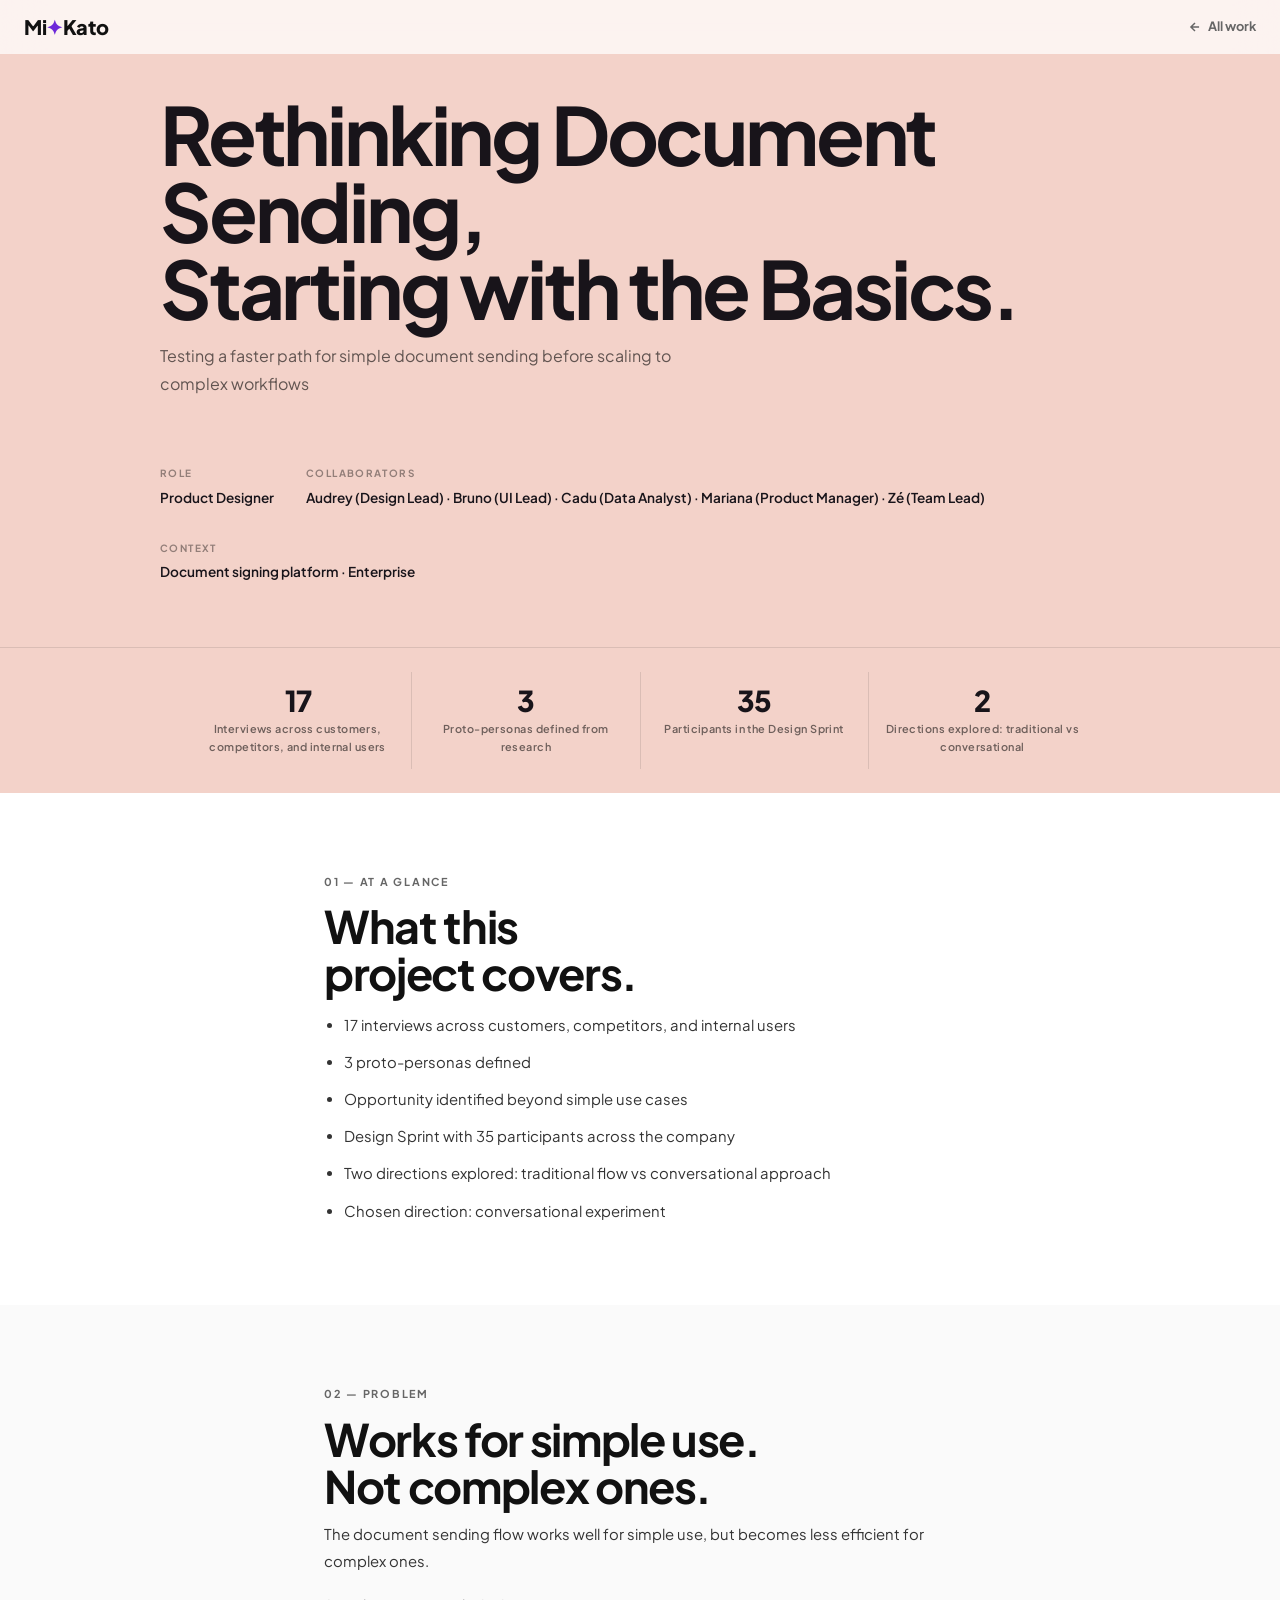
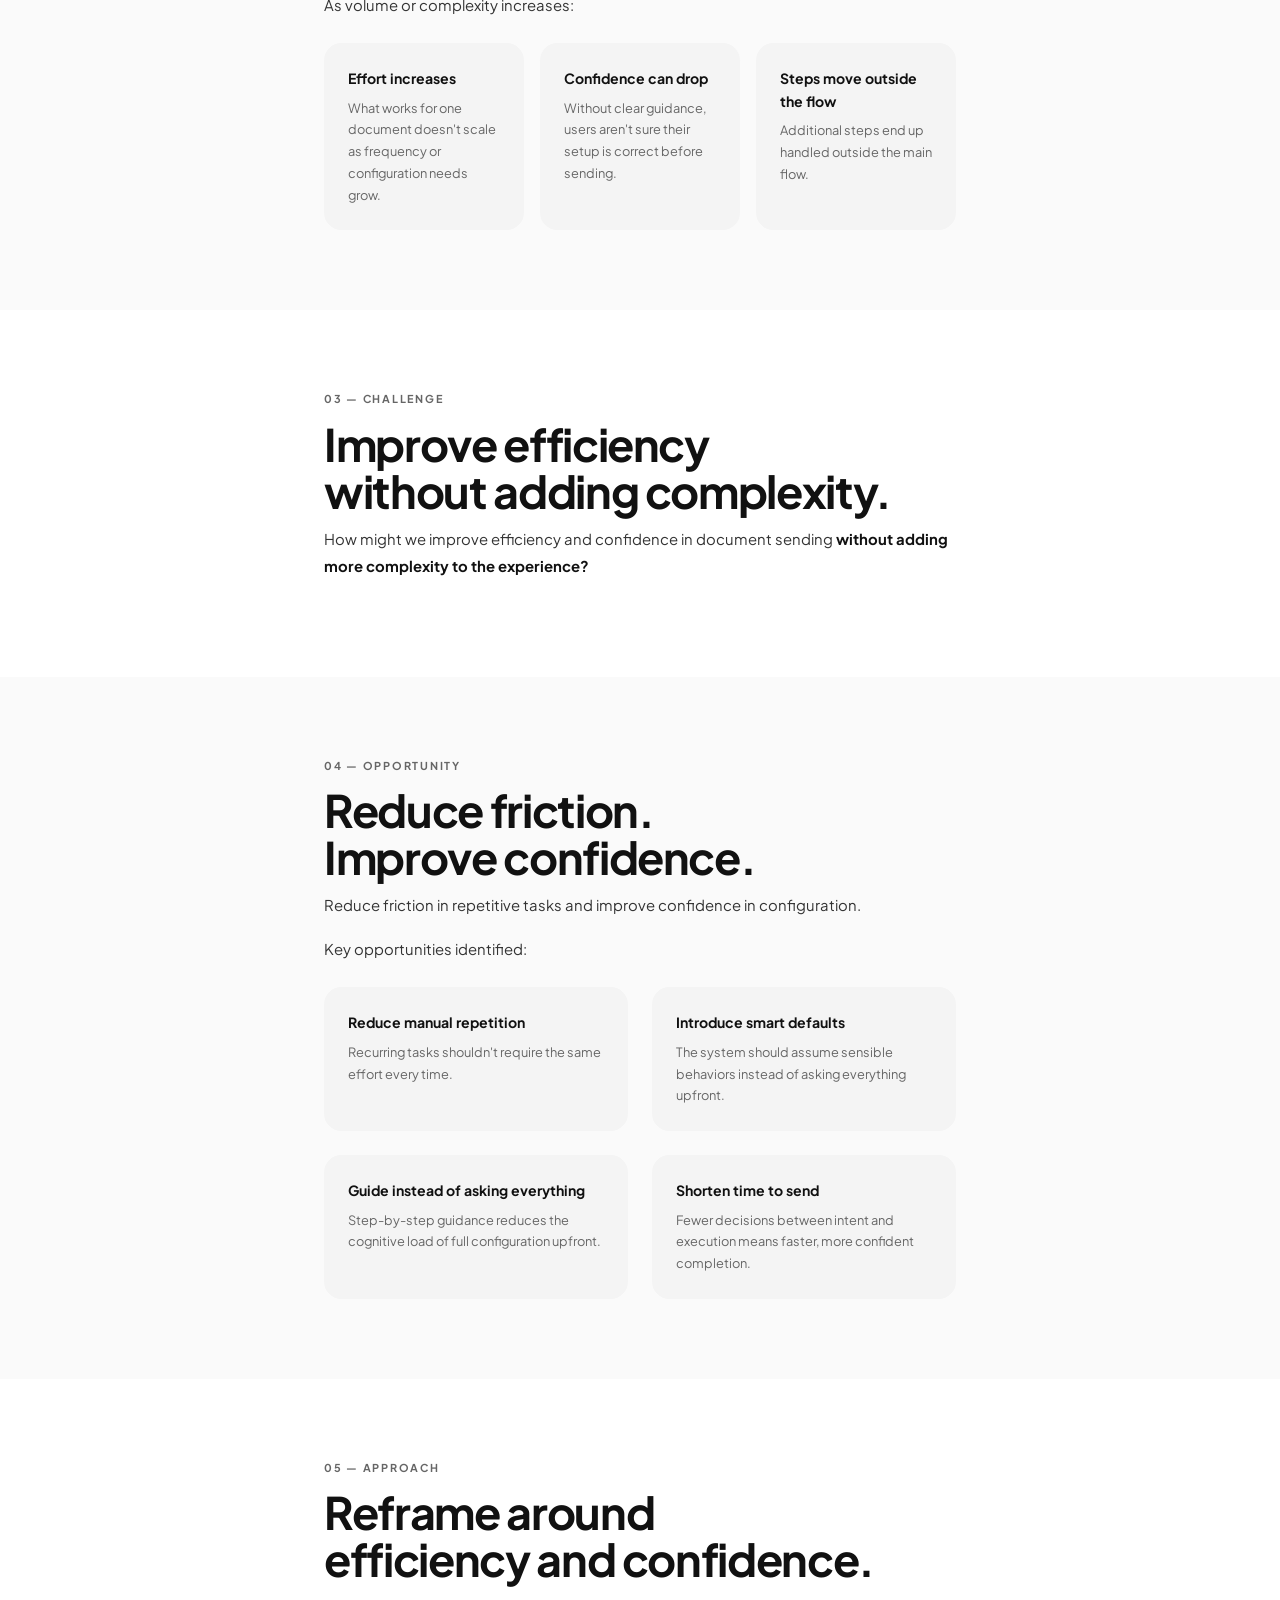
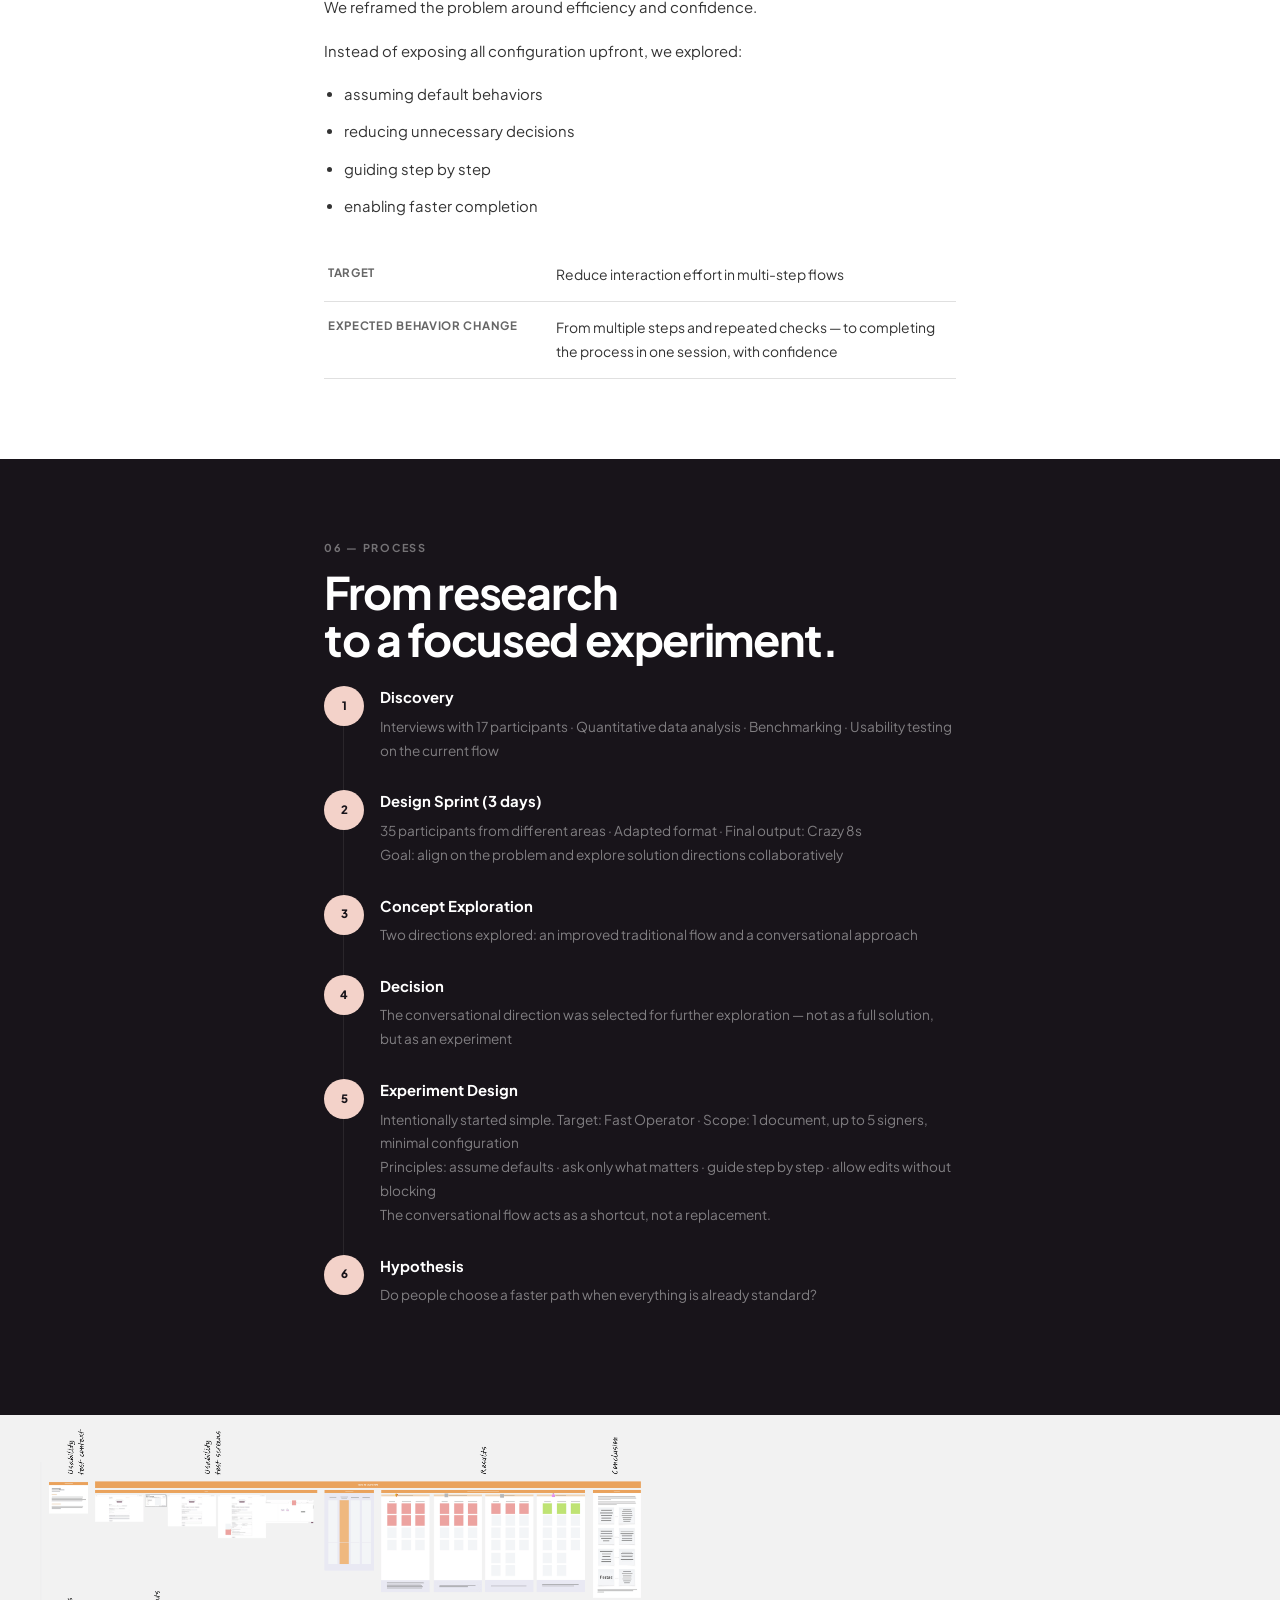
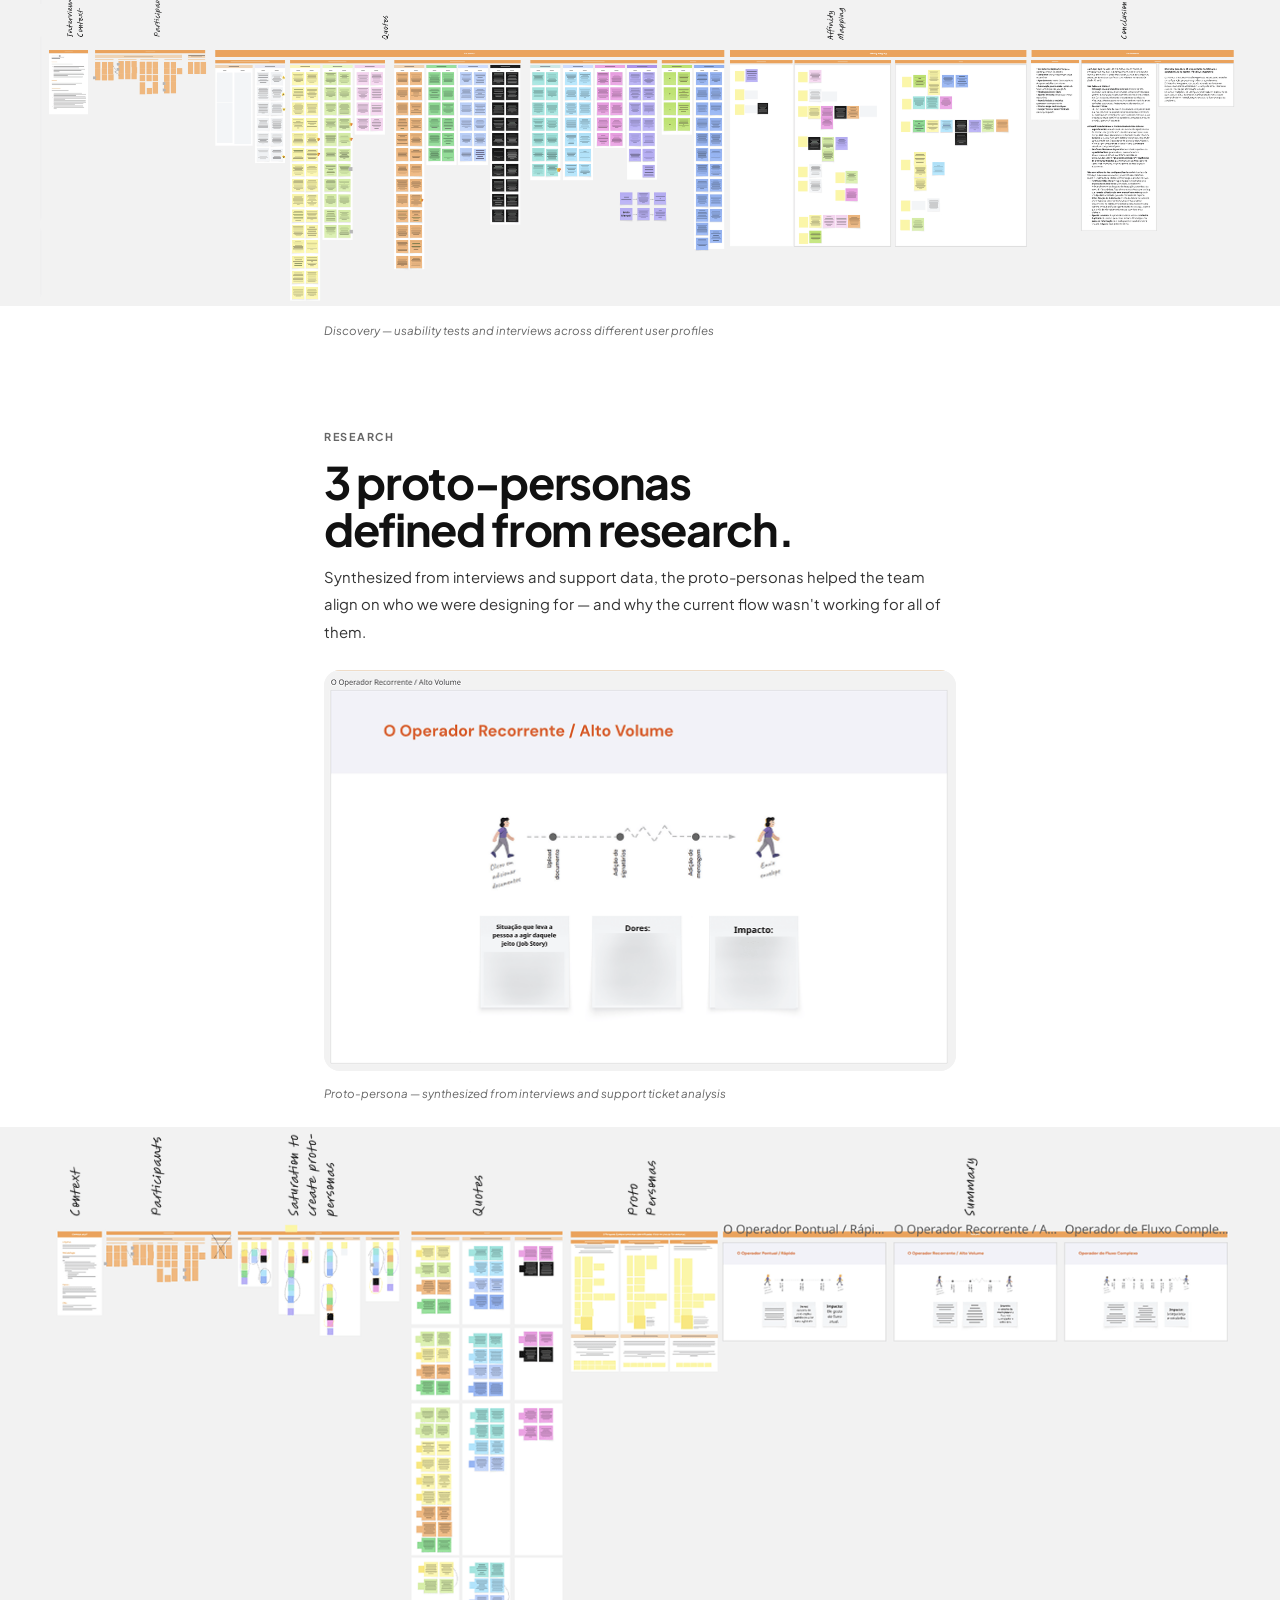
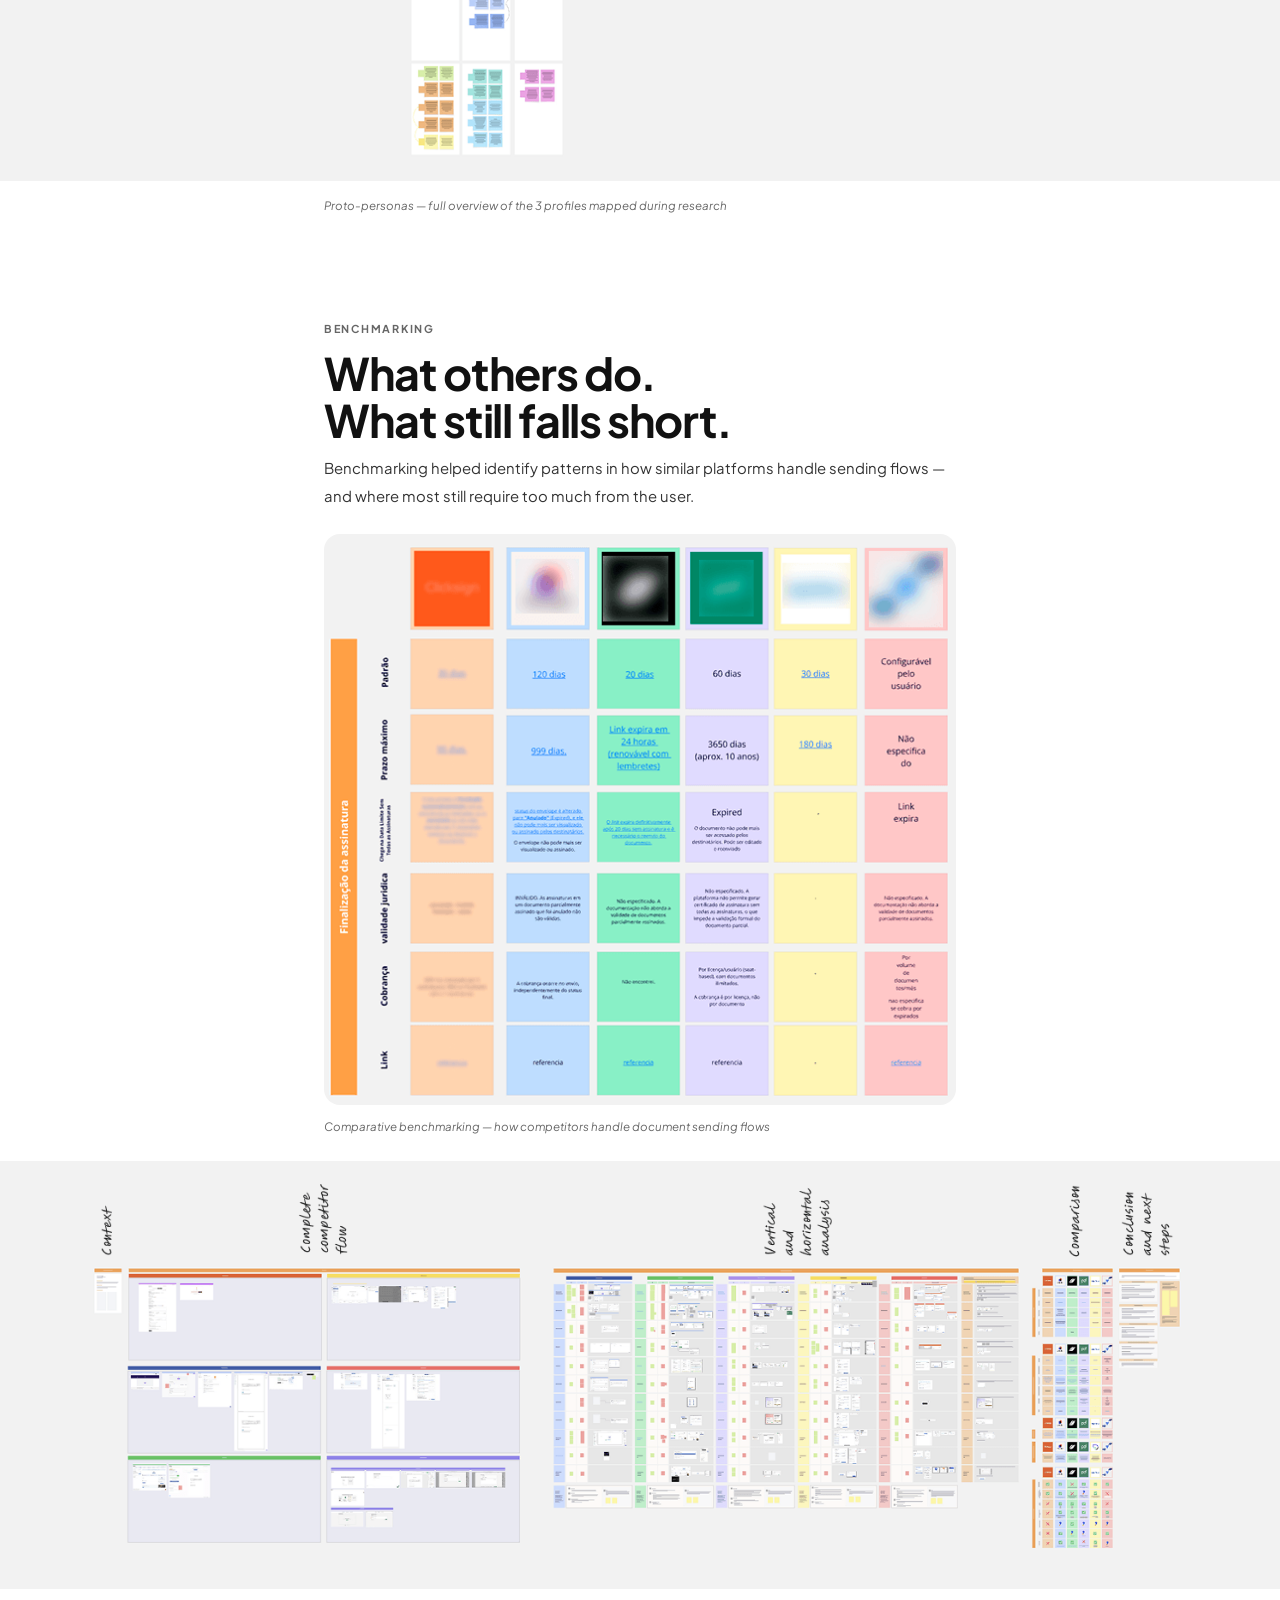
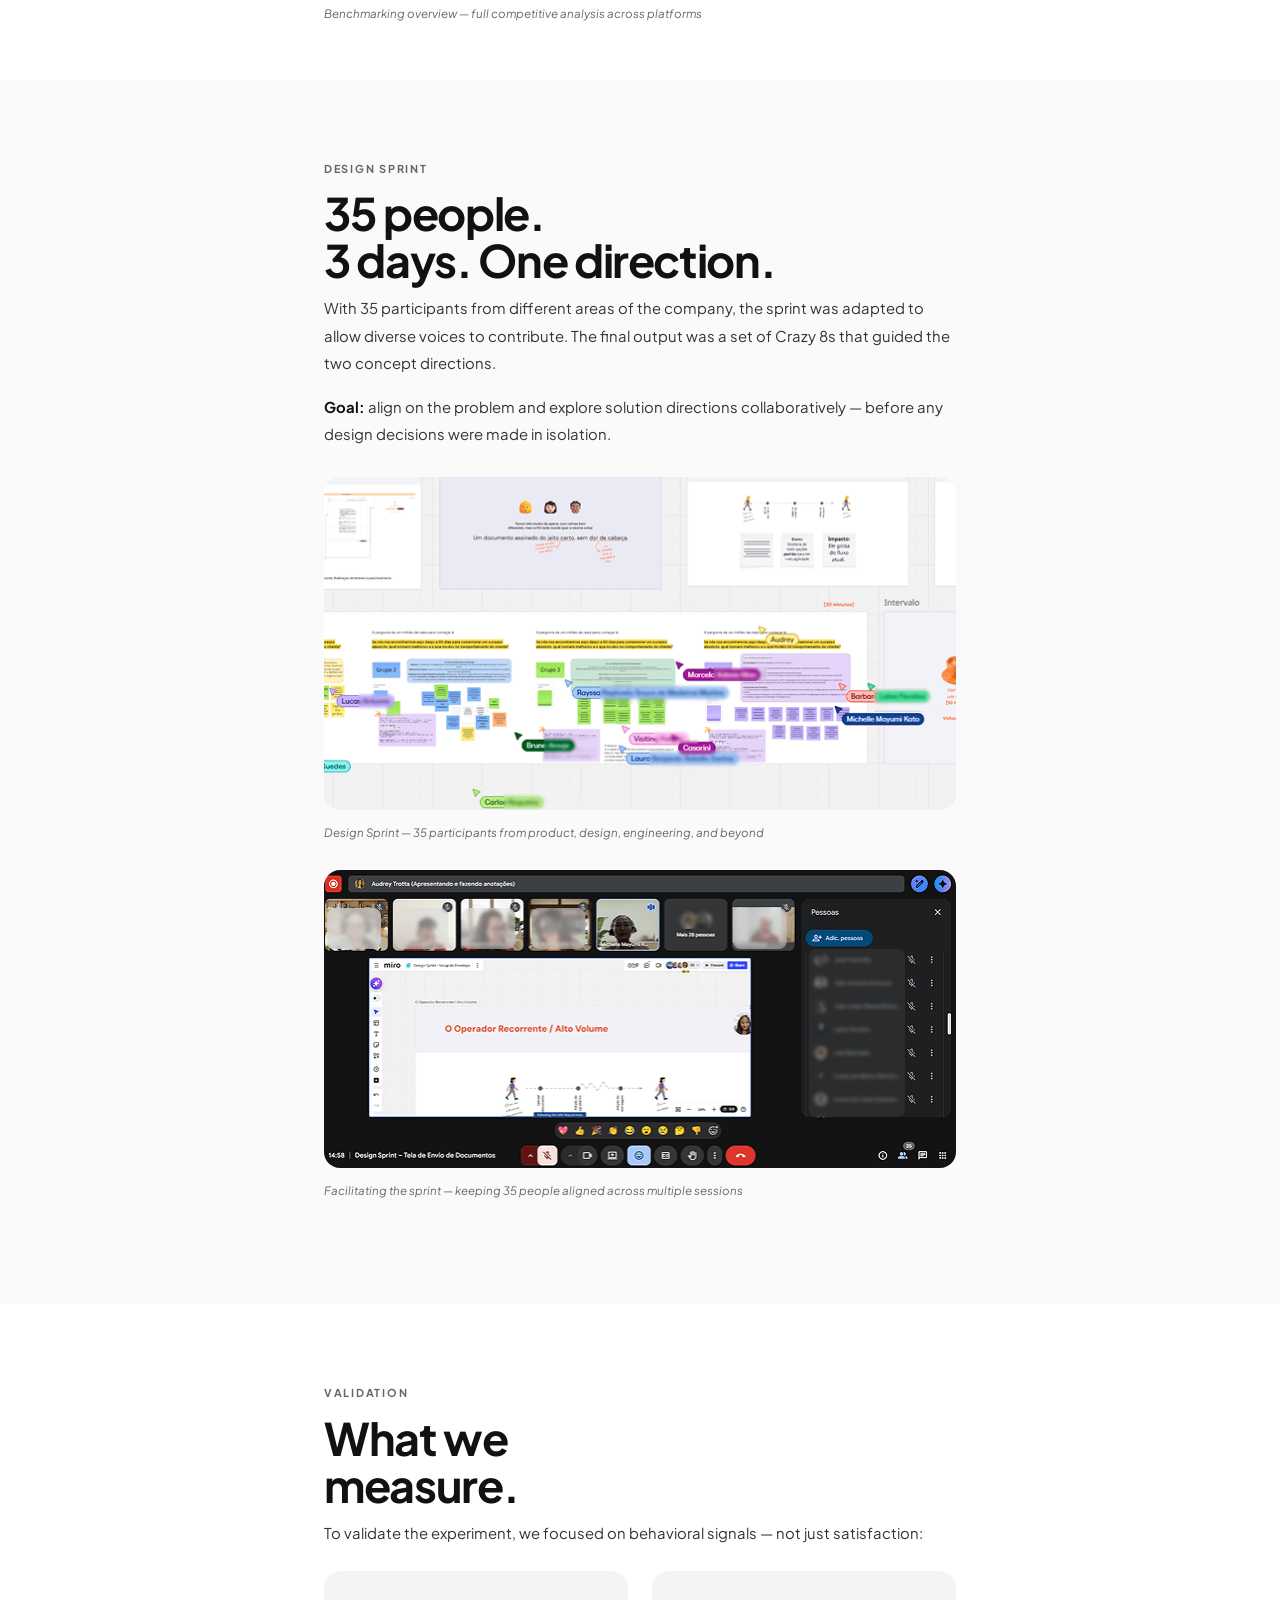
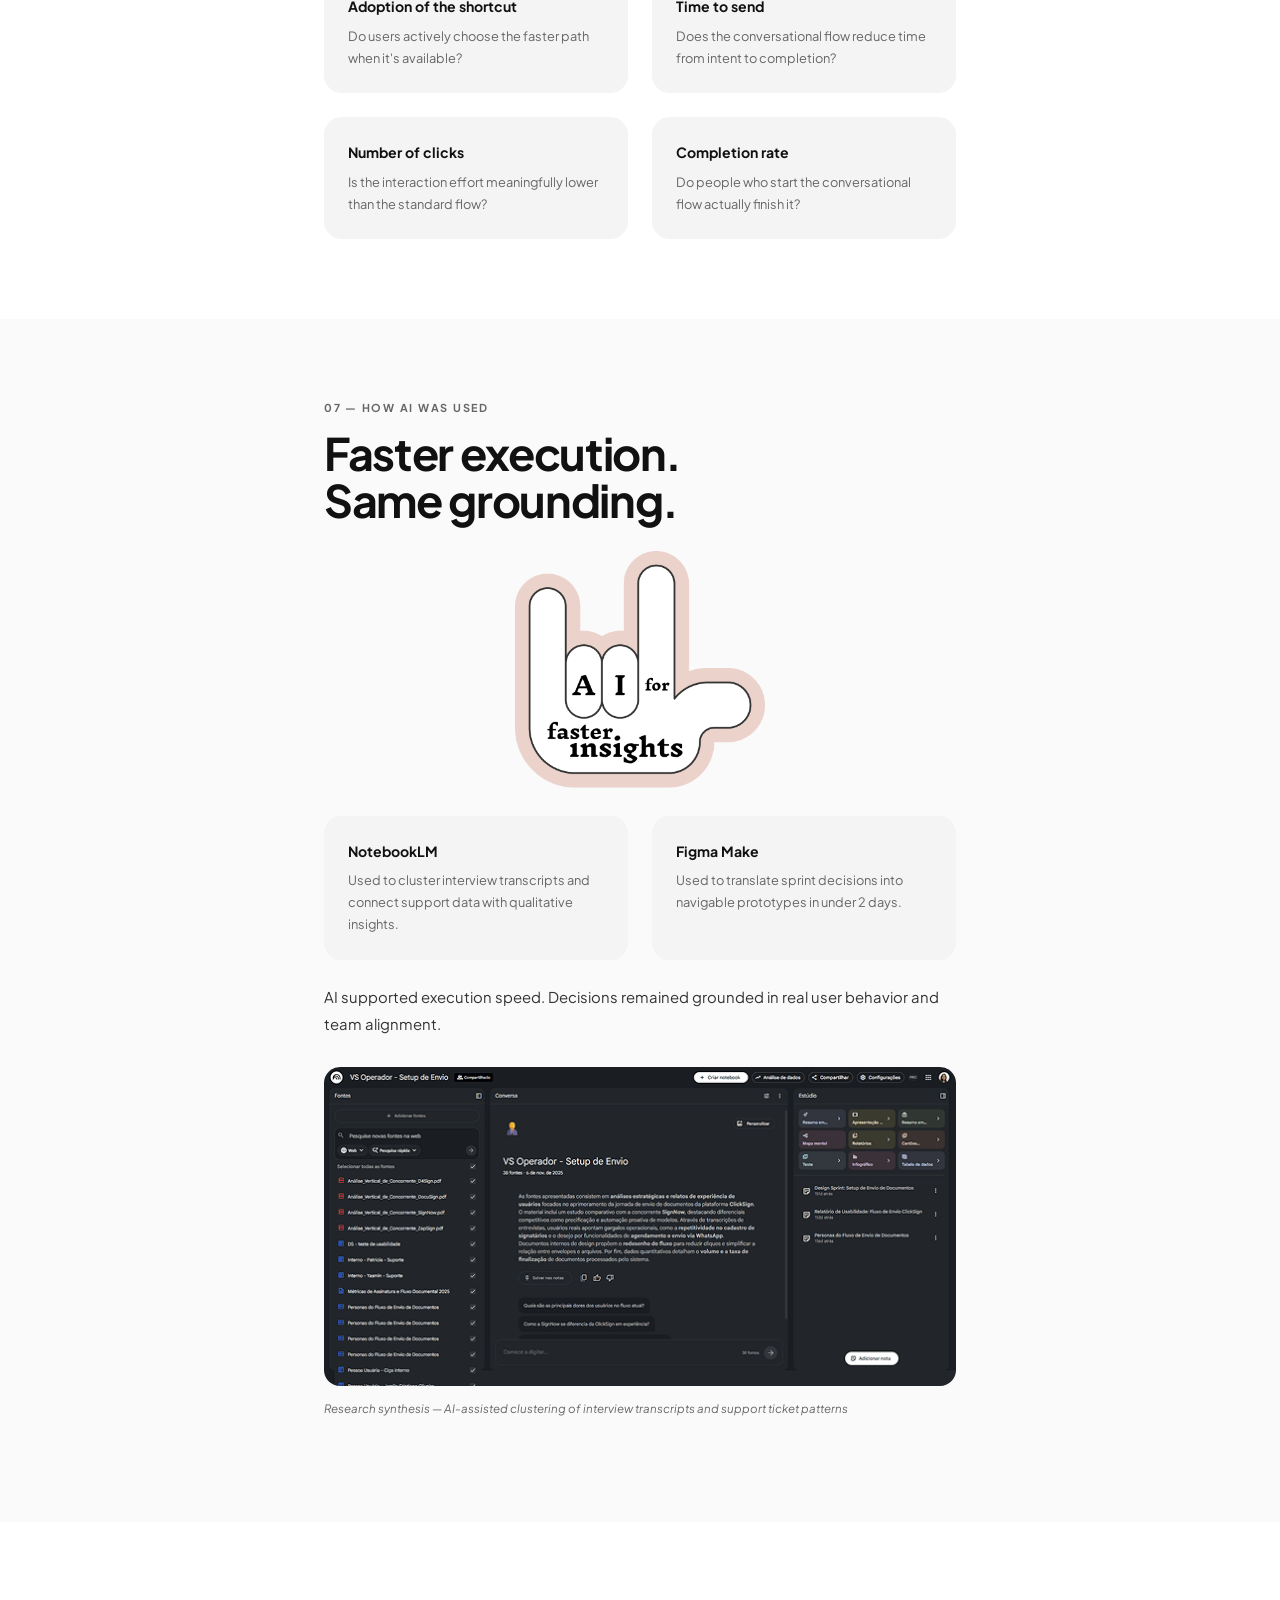
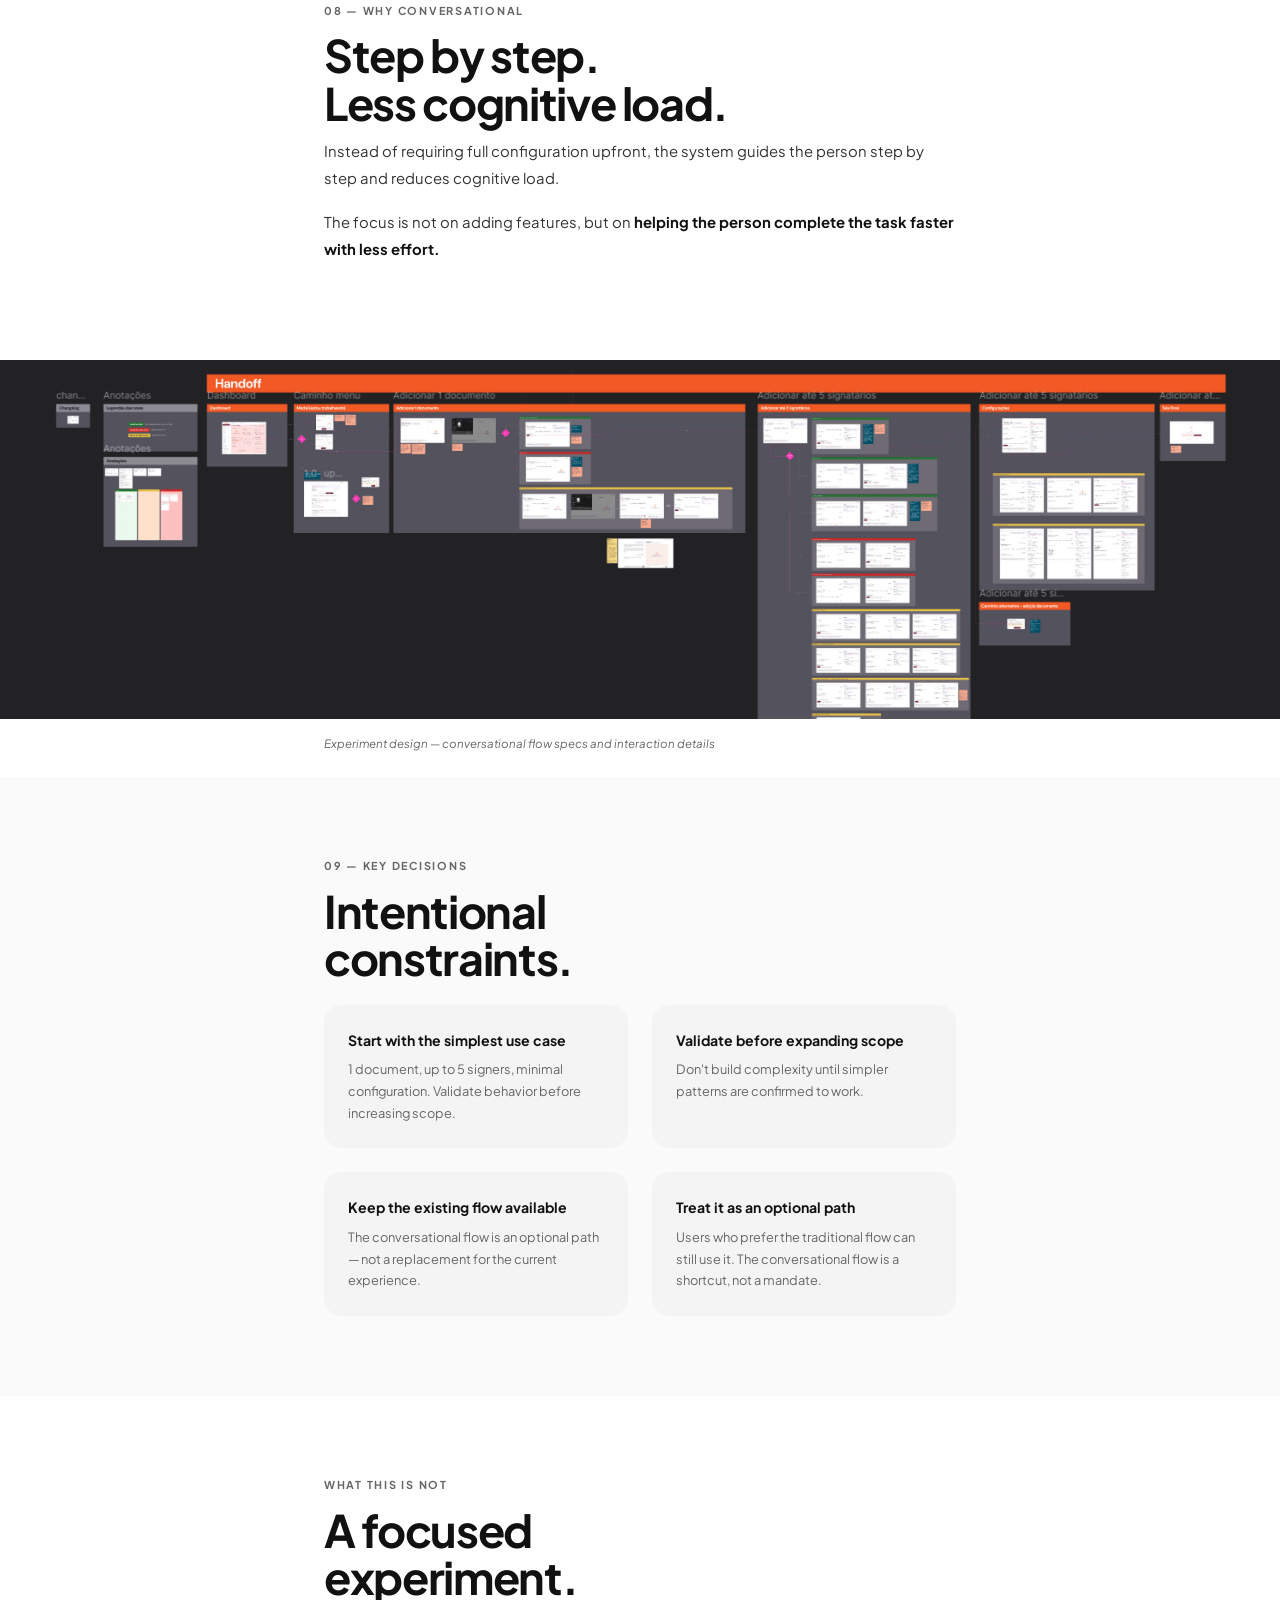
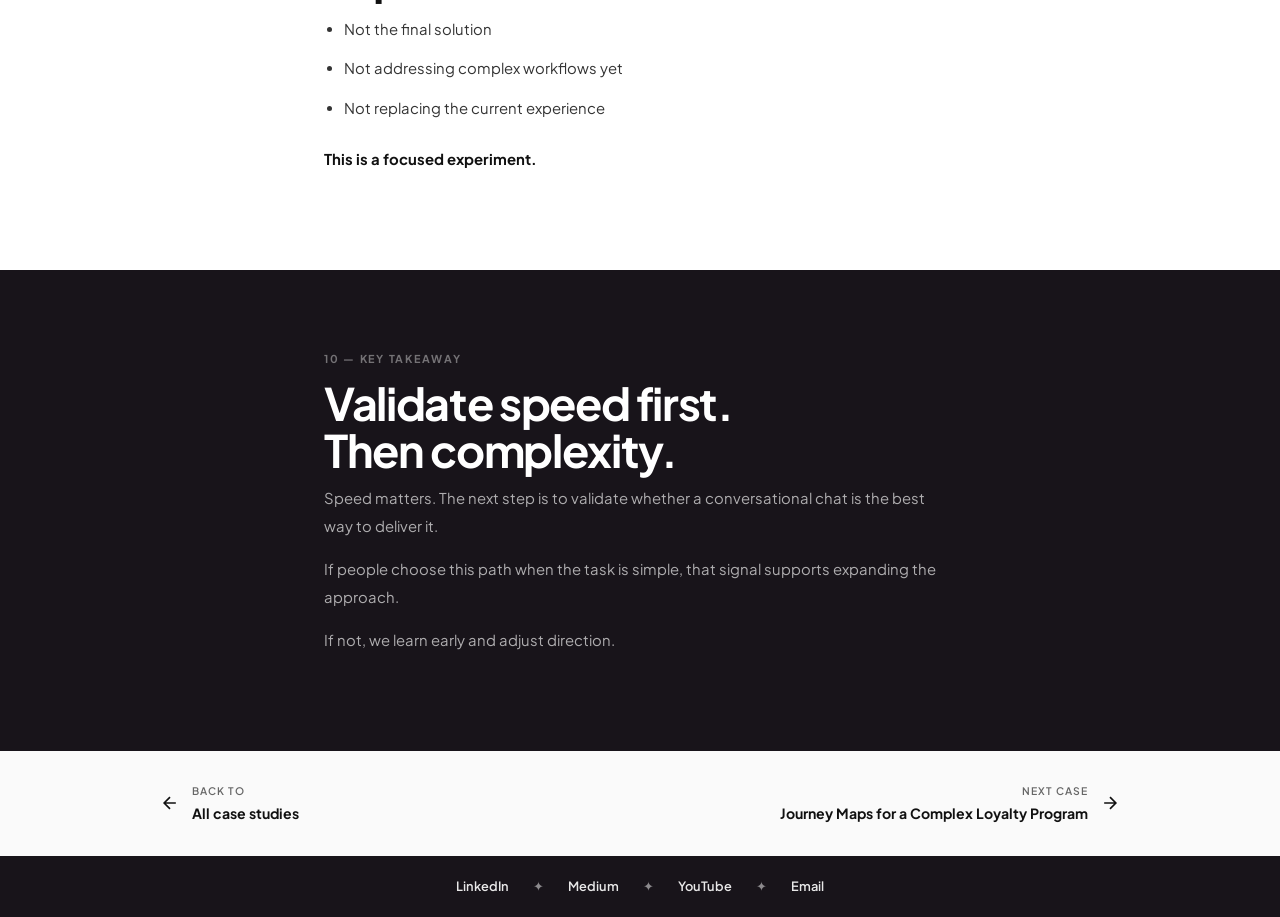
<file: case-complex-flows-guided-sending.html>
﻿<!DOCTYPE html>
<html lang="en">

<head>
  <meta charset="UTF-8" />
  <meta name="viewport" content="width=device-width, initial-scale=1.0" />
  <meta name="robots" content="noindex, nofollow" />
  <title>Rethinking Document Sending — Michelle Kato</title>
  <link rel="icon" type="image/x-icon" href="imgs/favicon.ico">
  <link rel="stylesheet" href="shared.css" />
  <link rel="preconnect" href="https://fonts.googleapis.com" />
  <link rel="preconnect" href="https://fonts.gstatic.com" crossorigin />
  <link
    href="https://fonts.googleapis.com/css2?family=Plus+Jakarta+Sans:ital,wght@0,400;0,500;0,600;0,700;0,800;1,400;1,700&display=swap"
    rel="stylesheet" />
  <style>
    #prog {
      position: fixed;
      top: 0;
      left: 0;
      height: 3px;
      background: linear-gradient(90deg, #6D28D9, #A8DAFF);
      width: 0%;
      z-index: 999;
      transition: width .1s linear;
      border-radius: 0 2px 2px 0;
    }

    .nav-back {
      display: inline-flex;
      align-items: center;
      gap: .4rem;
      font-size: .8rem;
      font-weight: 700;
      color: var(--ink-light);
      text-decoration: none;
      transition: color .2s;
    }

    .nav-back:hover {
      color: var(--purple);
    }

    .nav-back svg {
      width: 14px;
      height: 14px;
      stroke: currentColor;
      fill: none;
      stroke-width: 2.5;
    }

    .wrap {
      max-width: 680px;
      margin: 0 auto;
      width: 100%;
      padding: 0 1.5rem;
    }

    .wrap-wide {
      max-width: 960px;
      margin: 0 auto;
      width: 100%;
      padding: 0 1.5rem;
    }

    .eyebrow {
      font-size: .68rem;
      font-weight: 700;
      letter-spacing: .16em;
      text-transform: uppercase;
      color: var(--ink-light);
      margin-bottom: .75rem;
      display: block;
    }

    .eyebrow-w {
      color: rgba(255, 255, 255, .4);
    }

    .r {
      opacity: 0;
      transform: translateY(22px);
      transition: opacity .65s ease, transform .65s ease;
    }

    .r.on {
      opacity: 1;
      transform: none;
    }

    .d1 {
      transition-delay: .07s
    }

    .d2 {
      transition-delay: .14s
    }

    .d3 {
      transition-delay: .21s
    }

    .d4 {
      transition-delay: .28s
    }

    .d5 {
      transition-delay: .35s
    }

    /* ── HERO ── */
    .cs-hero {
      background: #F3D2C9;
      padding: 96px 1.5rem 64px;
      position: relative;
      overflow: hidden;
    }

    .cs-hero::before {
      content: '';
      position: absolute;
      top: -120px;
      right: -120px;
      width: 480px;
      height: 480px;
      border-radius: 50%;
      display: none;
    }

    .cs-hero-inner {
      max-width: 960px;
      margin: 0 auto;
    }

    .cs-tag {
      display: inline-flex;
      align-items: center;
      gap: .4rem;
      background: rgba(0, 0, 0, .08);
      border-radius: 100px;
      padding: .28rem .9rem;
      font-size: .7rem;
      font-weight: 700;
      letter-spacing: .1em;
      text-transform: uppercase;
      color: rgba(0, 0, 0, .7);
      margin-bottom: 1.25rem;
    }

    .cs-h1 {
      font-weight: 700;
      font-size: clamp(2.4rem, 7vw, 5rem);
      line-height: .96;
      letter-spacing: -.04em;
      color: var(--black);
      margin-bottom: 1rem;
    }

    .cs-h1 em {
      font-style: normal;
      color: var(--black);
    }

    .cs-subtitle {
      font-size: 1rem;
      color: rgba(0, 0, 0, .6);
      line-height: 1.75;
      max-width: 560px;
      margin-bottom: 2.5rem;
    }

    .cs-meta {
      display: flex;
      flex-wrap: wrap;
      gap: 2rem;
      padding-top: 1.75rem;
    }

    .cs-meta-label {
      font-size: .62rem;
      font-weight: 700;
      letter-spacing: .14em;
      text-transform: uppercase;
      color: rgba(0, 0, 0, .4);
      margin-bottom: .3rem;
    }

    .cs-meta-value {
      font-size: .85rem;
      font-weight: 600;
      color: var(--black);
    }

    /* ── HERO IMAGE ── */
    .hero-img-wrap {
      width: 100%;
      overflow: hidden;
      background: #F4F2F5;
    }

    .hero-img {
      width: 100%;
      background: #F4F2F5;
      border: none;
      display: flex;
      align-items: center;
      justify-content: center;
      min-height: 200px;
    }

    .hero-img img {
      display: block;
      width: 100%;
      max-width: 1440px;
      height: auto;
      margin: 0 auto;
    }

    @media(max-width:600px) {
      .hero-img-wrap {
        padding: 0 1.5rem;
      }

      .hero-img {
        border-radius: .875rem;
      }
    }

    .img-ph {
      text-align: center;
      color: #bbb;
      padding: 3rem;
    }

    .img-ph svg {
      width: 32px;
      height: 32px;
      display: block;
      margin: 0 auto .5rem;
      stroke: currentColor;
      fill: none;
      stroke-width: 1.2;
    }

    .img-ph p {
      font-size: .72rem;
    }

    /* ── OVERVIEW STRIP ── */
    .overview-strip {
      background: #F3D2C9;
      padding: 24px 0;
      border-top: 1px solid rgba(0, 0, 0, .1);
    }

    .ov-grid {
      display: grid;
      grid-template-columns: repeat(2, 1fr);
      gap: 1px;
      background: rgba(0, 0, 0, .1);
    }

    @media(min-width:640px) {
      .ov-grid {
        grid-template-columns: repeat(4, 1fr);
      }
    }

    .ov-cell {
      background: #F3D2C9;
      padding: .85rem;
      text-align: center;
    }

    .ov-val {
      font-weight: 900;
      font-size: 1.8rem;
      color: var(--black);
      letter-spacing: -.04em;
      line-height: 1;
    }

    .ov-lbl {
      font-size: .68rem;
      color: rgba(0, 0, 0, .55);
      margin-top: .35rem;
      font-weight: 600;
      letter-spacing: .04em;
    }

    /* ── SECTION BLOCKS ── */
    .sec-white {
      padding: 80px 0;
      background: var(--white);
    }

    .sec-gray {
      padding: 80px 0;
      background: #fafafa;
    }

    .sec-black {
      padding: 80px 0;
      background: var(--black);
    }

    .sec-h {
      font-weight: 700;
      font-size: clamp(1.8rem, 4.5vw, 2.8rem);
      line-height: 1.05;
      letter-spacing: -.03em;
      color: var(--ink);
      margin-bottom: .75rem;
    }

    .sec-h em {
      font-style: normal;
      color: var(--ink);
    }

    .sec-h-w {
      color: var(--white);
    }

    .sec-h-w em {
      color: var(--white) !important;
    }

    .body-text {
      font-size: .93rem;
      color: var(--ink-mid);
      line-height: 1.85;
      margin-bottom: 1rem;
    }

    .body-text-w {
      color: rgba(255, 255, 255, .65);
    }

    .body-text strong {
      color: var(--ink);
      font-weight: 700;
    }

    .body-text-w strong {
      color: var(--white);
    }

    /* ── IMAGE BLOCK ── */
    .img-block {
      width: 100%;
      background: var(--gray);
      border-radius: 1rem;
      overflow: hidden;
      margin: 1.75rem 0;
      display: flex;
      align-items: center;
      justify-content: center;
    }

    .img-block img {
      width: 100%;
      height: auto;
      display: block;
    }

    .img-block.ph {
      min-height: 180px;
    }

    .img-caption {
      font-size: .72rem;
      color: var(--ink-light);
      margin-top: -.9rem;
      margin-bottom: 1.5rem;
      font-style: italic;
    }

    /* ── TWO COL ── */
    .two-col {
      display: grid;
      grid-template-columns: 1fr;
      gap: 1.5rem;
      margin-top: 1.5rem;
    }

    @media(min-width:640px) {
      .two-col {
        grid-template-columns: 1fr 1fr;
      }
    }

    .col-card-w {
      background: var(--gray);
      border-radius: 1.1rem;
      padding: 1.5rem;
    }

    .col-card {
      background: rgba(255, 255, 255, .04);
      border-radius: 1.1rem;
      padding: 1.5rem;
    }

    .col-card-title-dark {
      font-weight: 700;
      font-size: .88rem;
      color: var(--ink);
      margin-bottom: .5rem;
    }

    .col-card-title {
      font-weight: 700;
      font-size: .88rem;
      color: rgba(255, 255, 255, .85);
      margin-bottom: .5rem;
    }

    .col-card-desc-dark {
      font-size: .8rem;
      color: var(--ink-light);
      line-height: 1.7;
    }

    .col-card-desc {
      font-size: .8rem;
      color: rgba(255, 255, 255, .45);
      line-height: 1.7;
    }

    /* ── THREE COL ── */
    .three-col {
      display: grid;
      grid-template-columns: 1fr;
      gap: 1rem;
      margin-top: 1.5rem;
    }

    @media(min-width:640px) {
      .three-col {
        grid-template-columns: repeat(2, 1fr);
      }
    }

    @media(min-width:900px) {
      .three-col {
        grid-template-columns: repeat(3, 1fr);
      }
    }

    /* ── INSIGHT CARDS ── */
    .insight-card {
      padding: .9rem 1.1rem;
      background: rgba(109, 40, 217, .05);
      border-radius: 0 .75rem .75rem 0;
      margin-bottom: .75rem;
    }

    .insight-card-w {
      padding: .9rem 1.1rem;
      background: rgba(168, 85, 247, .1);
      border-radius: 0 .75rem .75rem 0;
      margin-bottom: .75rem;
    }

    .insight-text {
      font-size: .87rem;
      color: var(--ink-mid);
      line-height: 1.7;
    }

    .insight-text-w {
      font-size: .87rem;
      color: rgba(255, 255, 255, .65);
      line-height: 1.7;
    }

    /* ── RULE HIGHLIGHT ── */
    .rule-box {
      background: var(--black);
      border-radius: 1rem;
      padding: 1.75rem;
      margin: 1.75rem 0;
    }

    .rule-item {
      display: flex;
      align-items: flex-start;
      gap: 1rem;
      padding: .75rem 0;
      border-bottom: 1px solid rgba(255, 255, 255, .06);
    }

    .rule-item:last-child {
      border-bottom: none;
      padding-bottom: 0;
    }

    .rule-icon {
      width: 32px;
      height: 32px;
      border-radius: 50%;
      background: rgba(168, 85, 247, .15);
      border: 1px solid rgba(168, 85, 247, .3);
      display: flex;
      align-items: center;
      justify-content: center;
      font-size: .7rem;
      font-weight: 800;
      color: var(--blue);
      flex-shrink: 0;
    }

    .rule-text {
      font-size: .88rem;
      color: rgba(255, 255, 255, .7);
      line-height: 1.65;
    }

    .rule-text strong {
      color: var(--white);
    }

    /* ── AI NOTE ── */
    .ai-note {
      background: #f0fdf4;
      border-radius: 1rem;
      padding: 1.25rem 1.4rem;
      margin-top: 1rem;
    }

    .ai-note-title {
      font-weight: 700;
      font-size: .8rem;
      color: #15803d;
      margin-bottom: .5rem;
      display: flex;
      align-items: center;
      gap: .4rem;
    }

    .ai-note-body {
      font-size: .82rem;
      color: #166534;
      line-height: 1.75;
    }

    /* ── VISUAL NOTE ── */
    .visual-note {
      background: #f8f4ff;
      border-radius: 1rem;
      padding: 1.25rem 1.4rem;
      margin-top: 1.75rem;
    }

    .visual-note-title {
      font-weight: 700;
      font-size: .8rem;
      color: var(--purple);
      margin-bottom: .4rem;
    }

    .visual-note-body {
      font-size: .82rem;
      color: var(--ink-mid);
      line-height: 1.75;
    }

    /* ── PROCESS STEPS ── */
    .steps {
      display: flex;
      flex-direction: column;
      gap: 0;
      margin-top: 1.5rem;
      position: relative;
    }

    .step {
      display: grid;
      grid-template-columns: 40px 1fr;
      gap: 1rem;
      padding-bottom: 1.75rem;
      position: relative;
    }

    .step::before {
      content: '';
      position: absolute;
      left: 19px;
      top: 40px;
      bottom: 0;
      width: 1px;
      background: rgba(255, 255, 255, .08);
    }

    .step:last-child::before {
      display: none;
    }

    .step-num {
      width: 40px;
      height: 40px;
      border-radius: 50%;
      background: #F3D2C9;
      display: flex;
      align-items: center;
      justify-content: center;
      font-weight: 800;
      font-size: .72rem;
      color: var(--black);
      flex-shrink: 0;
      position: relative;
      z-index: 1;
    }

    .step-title-w {
      font-weight: 700;
      font-size: .93rem;
      color: var(--white);
      margin-bottom: .3rem;
    }

    .step-desc-w {
      font-size: .85rem;
      color: rgba(255, 255, 255, .45);
      line-height: 1.75;
    }

    /* ── SUMMARY TABLE ── */
    .summary-table {
      width: 100%;
      border-collapse: collapse;
      margin-top: 1.5rem;
    }

    .summary-table tr {
      border-bottom: 1px solid var(--border);
    }

    .summary-table td {
      padding: .9rem .25rem;
      vertical-align: top;
      font-size: .87rem;
      line-height: 1.7;
    }

    .summary-table td:first-child {
      width: 36%;
      font-weight: 700;
      color: var(--ink-light);
      font-size: .72rem;
      letter-spacing: .06em;
      text-transform: uppercase;
      padding-right: 1rem;
    }

    .summary-table td:last-child {
      color: var(--ink-mid);
    }

    /* ── NOTE BAR ── */
    .note-bar {
      background: #fefce8;
      border-radius: .75rem;
      padding: .75rem 1rem;
      font-size: .78rem;
      color: #78350f;
      margin-top: 2rem;
      line-height: 1.65;
    }

    .note-bar strong {
      color: #92400e;
    }

    /* ── CASE NAV ── */
    .case-nav {
      background: #fafafa;
      padding: 2rem 1.5rem;
    }

    .case-nav-inner {
      max-width: 960px;
      margin: 0 auto;
      display: flex;
      justify-content: space-between;
      align-items: center;
      gap: 1rem;
      flex-wrap: wrap;
    }

    .cn-link {
      display: flex;
      align-items: center;
      gap: .75rem;
      text-decoration: none;
      color: var(--ink);
      font-weight: 700;
      font-size: .88rem;
      transition: color .2s;
    }

    .cn-link:hover {
      color: var(--purple);
    }

    .cn-link svg {
      width: 20px;
      height: 20px;
      stroke: currentColor;
      fill: none;
      stroke-width: 2;
    }

    @media(max-width:540px) {
      .case-nav-inner {
        flex-direction: column;
        align-items: flex-start;
        gap: 1.5rem;
      }

      .cn-link:last-child div {
        text-align: left;
      }
    }

    .cn-label {
      font-size: .65rem;
      font-weight: 600;
      letter-spacing: .1em;
      text-transform: uppercase;
      color: var(--ink-light);
      margin-bottom: .15rem;
    }

    /* ── FOOTER ── */

    .fi {
      max-width: 960px;
      margin: 0 auto;
      display: flex;
      align-items: center;
      justify-content: space-between;
      flex-wrap: wrap;
      gap: 1rem;
    }

    .flinks {
      display: flex;
      gap: 1.5rem;
    }

    .flinks a {
      font-size: .8rem;
      font-weight: 600;
      color: var(--white);
      text-decoration: none;
      transition: color .2s;
    }

    .flinks a:hover {
      color: rgba(255, 255, 255, .65);
    }

    /* ── BTT ── */

    .hl {
      display: inline;
      background: linear-gradient(rgba(235, 252, 119, 0) 55%, #EBFC77 55%);
      white-space: normal;
    }

    .hl-strong {
      display: inline;
      background: linear-gradient(rgba(220, 245, 60, 0) 55%, #DCF53C 55%);
      white-space: normal;
    }

    .hl-dark {
      display: inline;
      background: linear-gradient(rgba(200, 230, 30, 0) 55%, #C8E61E 55%);
      white-space: normal;
    }

    .img-full {
      width: 100%;
      background: #F2F2F2;
      overflow: hidden;
      display: flex;
      justify-content: center;
    }

    .img-full img {
      width: 100%;
      max-width: 1200px;
      height: auto;
      display: block;
    }
  </style>
</head>

<body>

  <div id="prog"></div>

  <nav id="nav">
    <a href="index.html" class="nav-logo">Mi<span>✦</span>Kato</a>
    <a href="index.html#work" class="nav-back">
      <svg viewBox="0 0 24 24">
        <path d="M19 12H5M12 5l-7 7 7 7" />
      </svg>
      All work
    </a>
  </nav>


  <!-- ═══ HERO ═══ -->
  <div class="cs-hero">
    <div class="cs-hero-inner">
      <h1 class="cs-h1 r d1">Rethinking Document Sending,<br /><em>Starting with the Basics.</em></h1>
      <p class="cs-subtitle r d2">Testing a faster path for simple document sending before scaling to complex workflows
      </p>
      <div class="cs-meta r d3">
        <div>
          <div class="cs-meta-label">Role</div>
          <div class="cs-meta-value">Product Designer</div>
        </div>
        <div>
          <div class="cs-meta-label">Collaborators</div>
          <div class="cs-meta-value">Audrey (Design Lead) · Bruno (UI Lead) · Cadu (Data Analyst) · Mariana (Product
            Manager) · Zé (Team Lead)</div>
        </div>
        <div>
          <div class="cs-meta-label">Context</div>
          <div class="cs-meta-value">Document signing platform · Enterprise</div>
        </div>
      </div>
    </div>
  </div>


  <!-- ═══ OVERVIEW STRIP ═══ -->
  <div class="overview-strip">
    <div class="wrap-wide">
      <div class="ov-grid r">
        <div class="ov-cell">
          <div class="ov-val">17</div>
          <div class="ov-lbl">Interviews across customers, competitors, and internal users</div>
        </div>
        <div class="ov-cell">
          <div class="ov-val">3</div>
          <div class="ov-lbl">Proto-personas defined from research</div>
        </div>
        <div class="ov-cell">
          <div class="ov-val">35</div>
          <div class="ov-lbl">Participants in the Design Sprint</div>
        </div>
        <div class="ov-cell">
          <div class="ov-val">2</div>
          <div class="ov-lbl">Directions explored: traditional vs conversational</div>
        </div>
      </div>
    </div>
  </div>


  <!-- ═══ AT A GLANCE ═══ -->
  <div class="sec-white">
    <div class="wrap">
      <span class="eyebrow r">01 — At a glance</span>
      <h2 class="sec-h r d1">What this<br /><em>project covers.</em></h2>

      <ul class="r d2"
        style="list-style:disc;padding-left:1.25rem;display:flex;flex-direction:column;gap:.6rem;margin-top:1rem;">
        <li class="body-text" style="margin:0;">17 interviews across customers, competitors, and internal users</li>
        <li class="body-text" style="margin:0;">3 proto-personas defined</li>
        <li class="body-text" style="margin:0;">Opportunity identified beyond simple use cases</li>
        <li class="body-text" style="margin:0;">Design Sprint with 35 participants across the company</li>
        <li class="body-text" style="margin:0;">Two directions explored: traditional flow vs conversational approach
        </li>
        <li class="body-text" style="margin:0;">Chosen direction: conversational experiment</li>
      </ul>
    </div>
  </div>


  <!-- ═══ PROBLEM ═══ -->
  <div class="sec-gray">
    <div class="wrap">
      <span class="eyebrow r">02 — Problem</span>
      <h2 class="sec-h r d1">Works for simple use.<br /><em>Not complex ones.</em></h2>
      <p class="body-text r d2">The document sending flow works well for simple use, but becomes less efficient for
        complex ones.</p>
      <p class="body-text r d3">As volume or complexity increases:</p>

      <div class="three-col r d4">
        <div class="col-card-w">
          <div class="col-card-title-dark">Effort increases</div>
          <div class="col-card-desc-dark">What works for one document doesn't scale as frequency or configuration needs
            grow.</div>
        </div>
        <div class="col-card-w">
          <div class="col-card-title-dark">Confidence can drop</div>
          <div class="col-card-desc-dark">Without clear guidance, users aren't sure their setup is correct before
            sending.</div>
        </div>
        <div class="col-card-w">
          <div class="col-card-title-dark">Steps move outside the flow</div>
          <div class="col-card-desc-dark">Additional steps end up handled outside the main flow.</div>
        </div>
      </div>
    </div>
  </div>


  <!-- ═══ CHALLENGE ═══ -->
  <div class="sec-white">
    <div class="wrap">
      <span class="eyebrow r">03 — Challenge</span>
      <h2 class="sec-h r d1">Improve efficiency<br /><em>without adding complexity.</em></h2>
      <p class="body-text r d2">How might we improve efficiency and confidence in document sending <strong>without
          adding more complexity to the experience?</strong></p>
    </div>
  </div>


  <!-- ═══ OPPORTUNITY ═══ -->
  <div class="sec-gray">
    <div class="wrap">
      <span class="eyebrow r">04 — Opportunity</span>
      <h2 class="sec-h r d1">Reduce friction.<br /><em>Improve confidence.</em></h2>
      <p class="body-text r d2">Reduce friction in repetitive tasks and improve confidence in configuration.</p>
      <p class="body-text r d3">Key opportunities identified:</p>

      <div class="two-col r d4">
        <div class="col-card-w">
          <div class="col-card-title-dark">Reduce manual repetition</div>
          <div class="col-card-desc-dark">Recurring tasks shouldn't require the same effort every time.</div>
        </div>
        <div class="col-card-w">
          <div class="col-card-title-dark">Introduce smart defaults</div>
          <div class="col-card-desc-dark">The system should assume sensible behaviors instead of asking everything
            upfront.</div>
        </div>
        <div class="col-card-w">
          <div class="col-card-title-dark">Guide instead of asking everything</div>
          <div class="col-card-desc-dark">Step-by-step guidance reduces the cognitive load of full configuration
            upfront.</div>
        </div>
        <div class="col-card-w">
          <div class="col-card-title-dark">Shorten time to send</div>
          <div class="col-card-desc-dark">Fewer decisions between intent and execution means faster, more confident
            completion.</div>
        </div>
      </div>
    </div>
  </div>


  <!-- ═══ APPROACH ═══ -->
  <div class="sec-white">
    <div class="wrap">
      <span class="eyebrow r">05 — Approach</span>
      <h2 class="sec-h r d1">Reframe around<br /><em>efficiency and confidence.</em></h2>
      <p class="body-text r d2">We reframed the problem around efficiency and confidence.</p>
      <p class="body-text r d3">Instead of exposing all configuration upfront, we explored:</p>

      <ul class="r d4"
        style="list-style:disc;padding-left:1.25rem;display:flex;flex-direction:column;gap:.6rem;margin-top:1rem;margin-bottom:1.75rem;">
        <li class="body-text" style="margin:0;">assuming default behaviors</li>
        <li class="body-text" style="margin:0;">reducing unnecessary decisions</li>
        <li class="body-text" style="margin:0;">guiding step by step</li>
        <li class="body-text" style="margin:0;">enabling faster completion</li>
      </ul>

      <table class="summary-table r d5">
        <tr>
          <td>Target</td>
          <td>Reduce interaction effort in multi-step flows</td>
        </tr>
        <tr>
          <td>Expected behavior change</td>
          <td>From multiple steps and repeated checks — to completing the process in one session, with confidence</td>
        </tr>
      </table>
    </div>
  </div>


  <!-- ═══ PROCESS ═══ -->
  <div class="sec-black">
    <div class="wrap">
      <span class="eyebrow eyebrow-w r">06 — Process</span>
      <h2 class="sec-h sec-h-w r d1">From research<br />to a <em>focused experiment.</em></h2>

      <div class="steps r d2">
        <div class="step">
          <div class="step-num">1</div>
          <div class="step-body">
            <div class="step-title-w">Discovery</div>
            <div class="step-desc-w">Interviews with 17 participants · Quantitative data analysis · Benchmarking ·
              Usability testing on the current flow</div>
          </div>
        </div>
        <div class="step">
          <div class="step-num">2</div>
          <div class="step-body">
            <div class="step-title-w">Design Sprint (3 days)</div>
            <div class="step-desc-w">35 participants from different areas · Adapted format · Final output: Crazy
              8s<br />Goal: align on the problem and explore solution directions collaboratively</div>
          </div>
        </div>
        <div class="step">
          <div class="step-num">3</div>
          <div class="step-body">
            <div class="step-title-w">Concept Exploration</div>
            <div class="step-desc-w">Two directions explored: an improved traditional flow and a conversational approach
            </div>
          </div>
        </div>
        <div class="step">
          <div class="step-num">4</div>
          <div class="step-body">
            <div class="step-title-w">Decision</div>
            <div class="step-desc-w">The conversational direction was selected for further exploration — not as a full
              solution, but as an experiment</div>
          </div>
        </div>
        <div class="step">
          <div class="step-num">5</div>
          <div class="step-body">
            <div class="step-title-w">Experiment Design</div>
            <div class="step-desc-w">Intentionally started simple. Target: Fast Operator · Scope: 1 document, up to 5
              signers, minimal configuration<br />Principles: assume defaults · ask only what matters · guide step by
              step · allow edits without blocking<br />The conversational flow acts as a shortcut, not a replacement.
            </div>
          </div>
        </div>
        <div class="step">
          <div class="step-num">6</div>
          <div class="step-body">
            <div class="step-title-w">Hypothesis</div>
            <div class="step-desc-w">Do people choose a faster path when everything is already standard?</div>
          </div>
        </div>
      </div>
    </div>
  </div>


  <!-- ═══ USABILITY TESTS — full ═══ -->
  <div class="img-full r">
    <img src="imgs/c-full-usabilitytest-interviews.png" alt="Usability tests and interviews" />
  </div>
  <p class="img-caption r" style="max-width:680px;margin-left:auto;margin-right:auto;margin-top:1rem;padding:0 1.5rem;">
    Discovery — usability tests and interviews across different user profiles</p>


  <!-- ═══ PROTO-PERSONAS ═══ -->
  <div class="sec-white" style="padding-top:64px;padding-bottom:0;">
    <div class="wrap">
      <span class="eyebrow r">Research</span>
      <h2 class="sec-h r d1">3 proto-personas<br /><em>defined from research.</em></h2>
      <p class="body-text r d2">Synthesized from interviews and support data, the proto-personas helped the team align
        on who we were designing for — and why the current flow wasn't working for all of them.</p>
      <div class="img-block r" style="margin-top:1.5rem;">
        <img src="imgs/c-protopersona.png" alt="Proto-persona detail" />
      </div>
      <p class="img-caption r">Proto-persona — synthesized from interviews and support ticket analysis</p>
    </div>
  </div>
  <div class="img-full r">
    <img src="imgs/c-full-protopersona-visaogeral.png" alt="Proto-personas overview" />
  </div>
  <p class="img-caption r" style="max-width:680px;margin-left:auto;margin-right:auto;margin-top:1rem;padding:0 1.5rem;">
    Proto-personas — full overview of the 3 profiles mapped during research</p>


  <!-- ═══ BENCHMARKING ═══ -->
  <div class="sec-white" style="padding-bottom:0;">
    <div class="wrap">
      <span class="eyebrow r">Benchmarking</span>
      <h2 class="sec-h r d1">What others do.<br /><em>What still falls short.</em></h2>
      <p class="body-text r d2">Benchmarking helped identify patterns in how similar platforms handle sending flows —
        and where most still require too much from the user.</p>
      <div class="img-block r" style="margin-top:1.5rem;">
        <img src="imgs/c-benchmarking-tabelacomparativa.png" alt="Benchmarking comparative table" />
      </div>
      <p class="img-caption r">Comparative benchmarking — how competitors handle document sending flows</p>
    </div>
  </div>
  <div class="img-full r">
    <img src="imgs/c-full-benchmarking-visaogeral.png" alt="Benchmarking overview" />
  </div>
  <p class="img-caption r"
    style="max-width:680px;margin-left:auto;margin-right:auto;margin-top:1rem;padding:0 1.5rem 2rem;">Benchmarking
    overview — full competitive analysis across platforms</p>


  <!-- ═══ DESIGN SPRINT ═══ -->
  <div class="sec-gray">
    <div class="wrap">
      <span class="eyebrow r">Design Sprint</span>
      <h2 class="sec-h r d1">35 people.<br /><em>3 days. One direction.</em></h2>
      <p class="body-text r d2">With 35 participants from different areas of the company, the sprint was adapted to
        allow diverse voices to contribute. The final output was a set of Crazy 8s that guided the two concept
        directions.</p>
      <p class="body-text r d3"><strong>Goal:</strong> align on the problem and explore solution directions
        collaboratively — before any design decisions were made in isolation.</p>

      <div class="img-block r">
        <img src="imgs/c-designsprint-visaogeral.png" alt="Design Sprint overview" />
      </div>
      <p class="img-caption r">Design Sprint — 35 participants from product, design, engineering, and beyond</p>

      <div class="img-block r">
        <img src="imgs/c-designsprint-eufalando.png" alt="Facilitating the Design Sprint" />
      </div>
      <p class="img-caption r">Facilitating the sprint — keeping 35 people aligned across multiple sessions</p>
    </div>
  </div>


  <!-- ═══ WHAT WE MEASURE ═══ -->
  <div class="sec-white">
    <div class="wrap">
      <span class="eyebrow r">Validation</span>
      <h2 class="sec-h r d1">What we<br /><em>measure.</em></h2>
      <p class="body-text r d2">To validate the experiment, we focused on behavioral signals — not just satisfaction:
      </p>

      <div class="two-col r d3">
        <div class="col-card-w">
          <div class="col-card-title-dark">Adoption of the shortcut</div>
          <div class="col-card-desc-dark">Do users actively choose the faster path when it's available?</div>
        </div>
        <div class="col-card-w">
          <div class="col-card-title-dark">Time to send</div>
          <div class="col-card-desc-dark">Does the conversational flow reduce time from intent to completion?</div>
        </div>
        <div class="col-card-w">
          <div class="col-card-title-dark">Number of clicks</div>
          <div class="col-card-desc-dark">Is the interaction effort meaningfully lower than the standard flow?</div>
        </div>
        <div class="col-card-w">
          <div class="col-card-title-dark">Completion rate</div>
          <div class="col-card-desc-dark">Do people who start the conversational flow actually finish it?</div>
        </div>
      </div>
    </div>
  </div>


  <!-- ═══ AI SECTION ═══ -->
  <div class="sec-gray">
    <div class="wrap">
      <span class="eyebrow r">07 — How AI was used</span>
      <h2 class="sec-h r d1">Faster execution.<br /><em>Same grounding.</em></h2>

      <div class="r" style="display:flex;justify-content:center;margin:1.75rem 0;">
        <img src="imgs/c-img.png" alt="" style="width:250px;max-width:100%;height:auto;display:block;" />
      </div>

      <div class="two-col r d2">
        <div class="col-card-w">
          <div class="col-card-title-dark">NotebookLM</div>
          <div class="col-card-desc-dark">Used to cluster interview transcripts and connect support data with
            qualitative insights.</div>
        </div>
        <div class="col-card-w">
          <div class="col-card-title-dark">Figma Make</div>
          <div class="col-card-desc-dark">Used to translate sprint decisions into navigable prototypes in under 2 days.
          </div>
        </div>
      </div>

      <p class="body-text r" style="margin-top:1.5rem;">AI supported execution speed. Decisions remained grounded in
        real user behavior and team alignment.</p>

      <div class="img-block r" style="margin-top:1.75rem;">
        <img src="imgs/c-notebooklm-ia.png" alt="NotebookLM AI synthesis" />
      </div>
      <p class="img-caption r">Research synthesis — AI-assisted clustering of interview transcripts and support ticket
        patterns</p>
    </div>
  </div>


  <!-- ═══ WHY CONVERSATIONAL ═══ -->
  <div class="sec-white">
    <div class="wrap">
      <span class="eyebrow r">08 — Why conversational</span>
      <h2 class="sec-h r d1">Step by step.<br /><em>Less cognitive load.</em></h2>
      <p class="body-text r d2">Instead of requiring full configuration upfront, the system guides the person step by
        step and reduces cognitive load.</p>
      <p class="body-text r d3">The focus is not on adding features, but on <strong>helping the person complete the task
          faster with less effort.</strong></p>
    </div>
  </div>


  <!-- ═══ HANDOFF — full ═══ -->
  <div class="img-full r" style="background:#222224;">
    <img src="imgs/c-full-handoff.png" alt="Experiment design and handoff" />
  </div>
  <p class="img-caption r" style="max-width:680px;margin-left:auto;margin-right:auto;margin-top:1rem;padding:0 1.5rem;">
    Experiment design — conversational flow specs and interaction details</p>


  <!-- ═══ KEY DECISIONS ═══ -->
  <div class="sec-gray">
    <div class="wrap">
      <span class="eyebrow r">09 — Key decisions</span>
      <h2 class="sec-h r d1">Intentional<br /><em>constraints.</em></h2>

      <div class="two-col r d2">
        <div class="col-card-w">
          <div class="col-card-title-dark">Start with the simplest use case</div>
          <div class="col-card-desc-dark">1 document, up to 5 signers, minimal configuration. Validate behavior before
            increasing scope.</div>
        </div>
        <div class="col-card-w">
          <div class="col-card-title-dark">Validate before expanding scope</div>
          <div class="col-card-desc-dark">Don't build complexity until simpler patterns are confirmed to work.</div>
        </div>
        <div class="col-card-w">
          <div class="col-card-title-dark">Keep the existing flow available</div>
          <div class="col-card-desc-dark">The conversational flow is an optional path — not a replacement for the
            current experience.</div>
        </div>
        <div class="col-card-w">
          <div class="col-card-title-dark">Treat it as an optional path</div>
          <div class="col-card-desc-dark">Users who prefer the traditional flow can still use it. The conversational
            flow is a shortcut, not a mandate.</div>
        </div>
      </div>
    </div>
  </div>


  <!-- ═══ WHAT THIS IS NOT ═══ -->
  <div class="sec-white">
    <div class="wrap">
      <span class="eyebrow r">What this is not</span>
      <h2 class="sec-h r d1">A focused<br /><em>experiment.</em></h2>

      <ul class="r d2"
        style="list-style:disc;padding-left:1.25rem;display:flex;flex-direction:column;gap:.75rem;margin-top:1rem;margin-bottom:1.5rem;">
        <li class="body-text" style="margin:0;">Not the final solution</li>
        <li class="body-text" style="margin:0;">Not addressing complex workflows yet</li>
        <li class="body-text" style="margin:0;">Not replacing the current experience</li>
      </ul>

      <p class="body-text r d3"><strong>This is a focused experiment.</strong></p>
    </div>
  </div>


  <!-- ═══ KEY TAKEAWAY ═══ -->
  <div class="sec-black">
    <div class="wrap">
      <span class="eyebrow eyebrow-w r">10 — Key takeaway</span>
      <h2 class="sec-h sec-h-w r d1">Validate speed first.<br /><em>Then complexity.</em></h2>
      <p class="body-text body-text-w r d2">Speed matters. The next step is to validate whether a conversational chat is
        the best way to deliver it.</p>
      <p class="body-text body-text-w r d3">If people choose this path when the task is simple, that signal supports
        expanding the approach.</p>
      <p class="body-text body-text-w r d4">If not, we learn early and adjust direction.</p>
    </div>
  </div>


  <!-- ═══ CASE NAV ═══ -->
  <div class="case-nav">
    <div class="case-nav-inner">
      <a href="index.html#work" class="cn-link">
        <svg viewBox="0 0 24 24">
          <path d="M19 12H5M12 5l-7 7 7 7" />
        </svg>
        <div>
          <div class="cn-label">Back to</div>
          All case studies
        </div>
      </a>
      <a href="case-journey-maps-loyalty-program.html" class="cn-link">
        <div style="text-align:right;">
          <div class="cn-label">Next case</div>
          Journey Maps for a Complex Loyalty Program
        </div>
        <svg viewBox="0 0 24 24">
          <path d="M5 12h14M12 5l7 7-7 7" />
        </svg>
      </a>
    </div>
  </div>

  <script src="shared.js"></script>
</body>

</html>
</file>
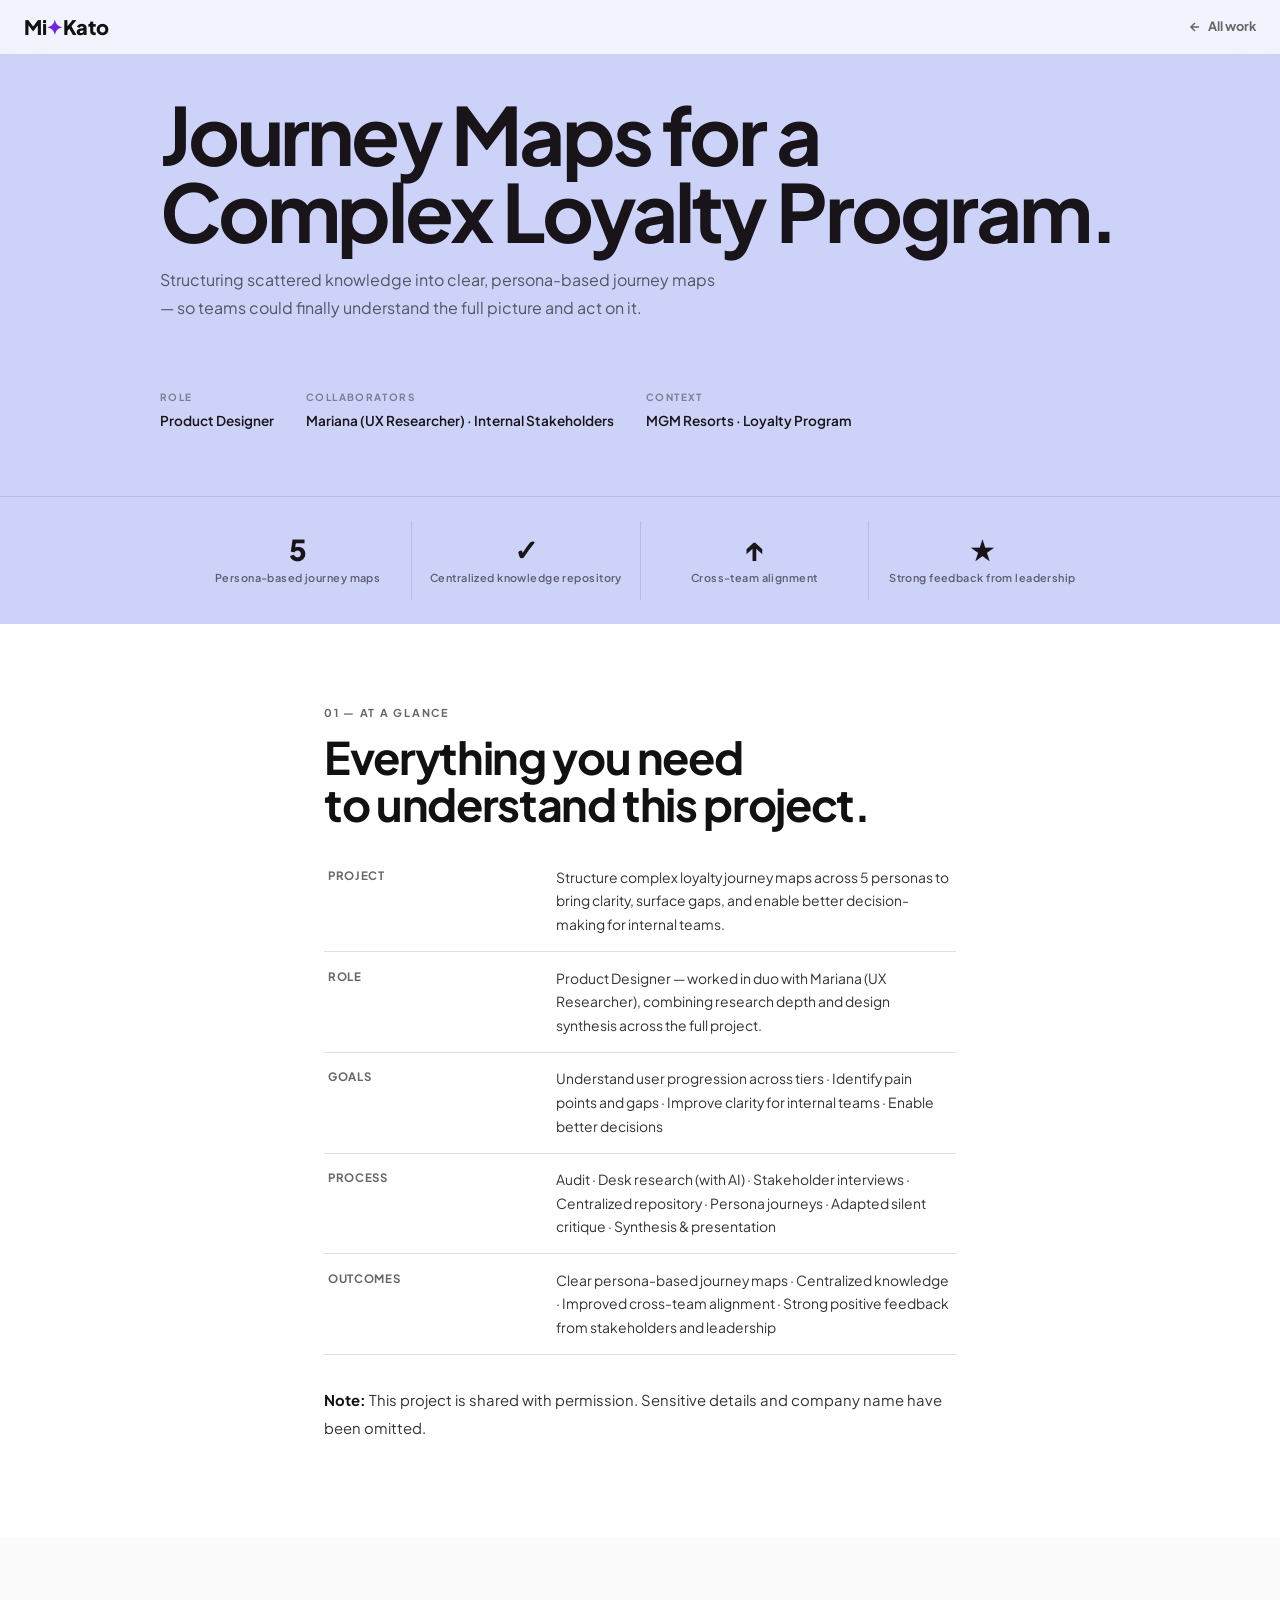
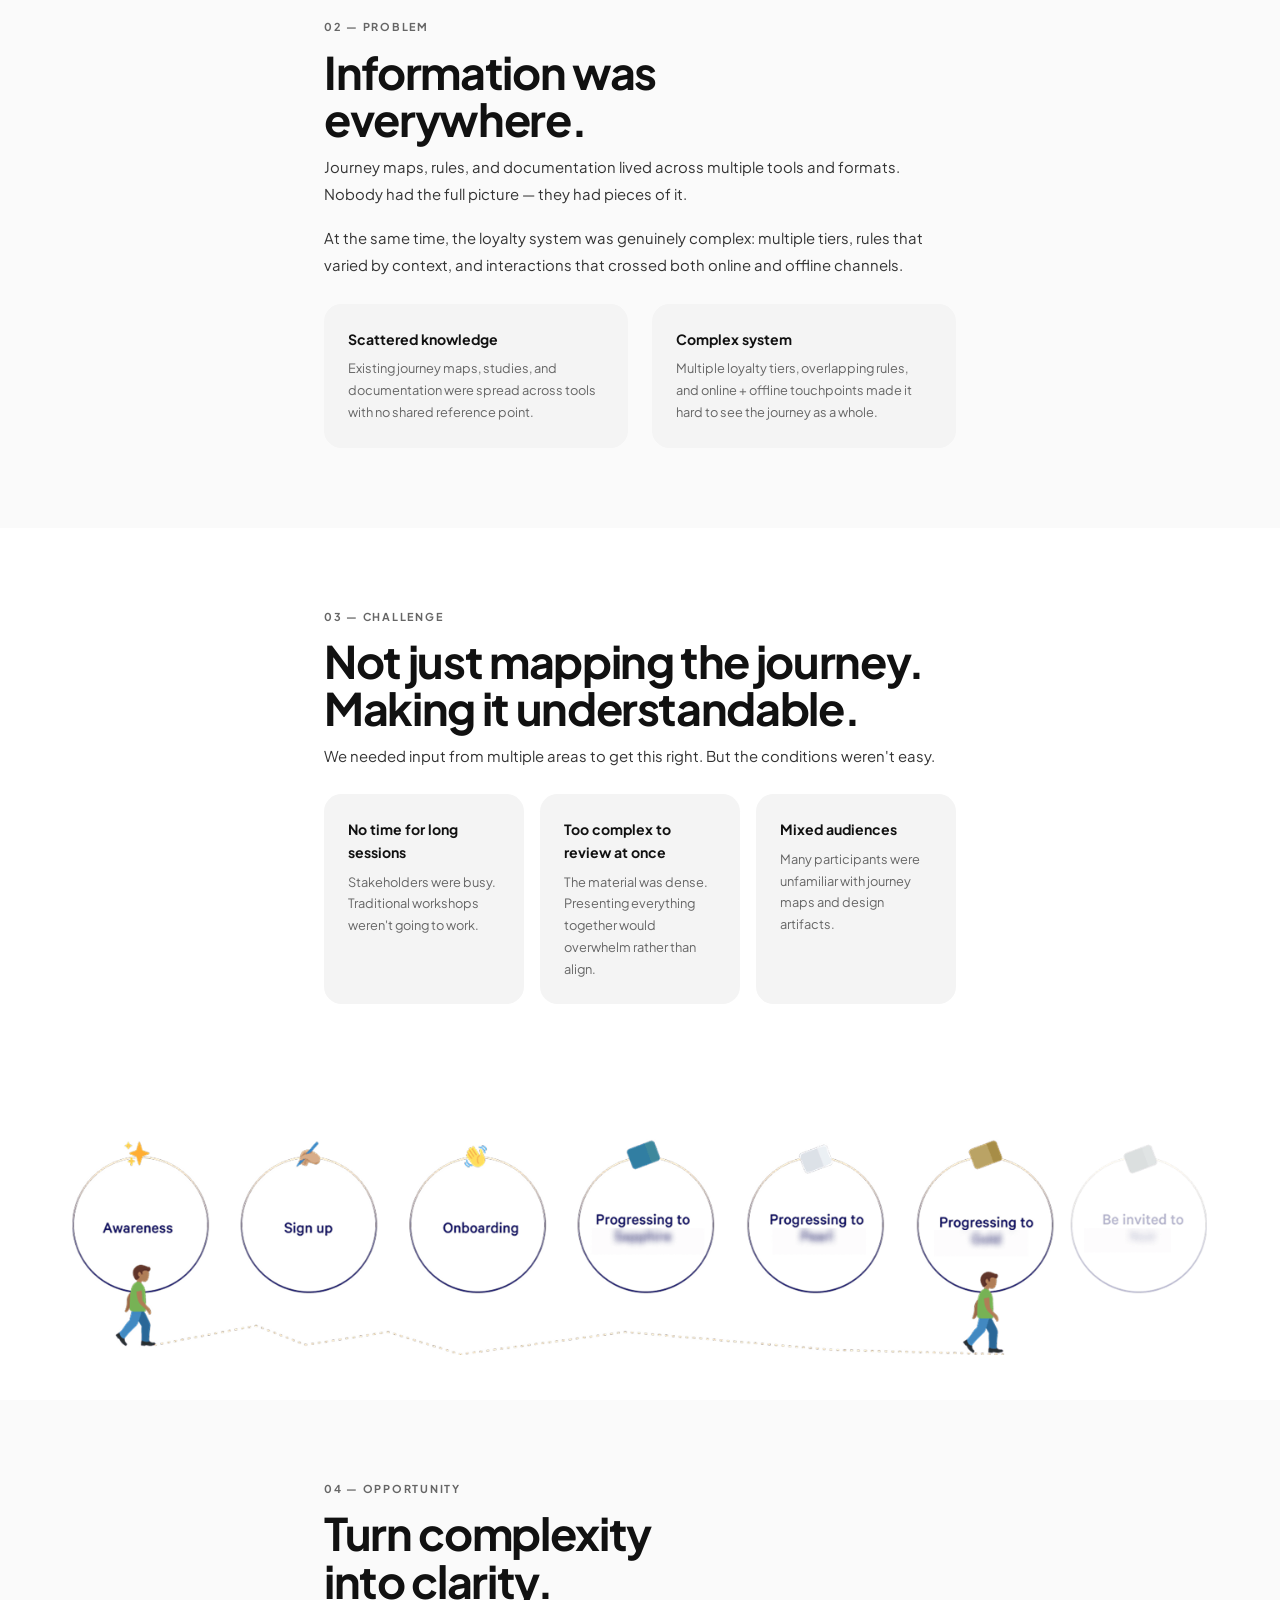
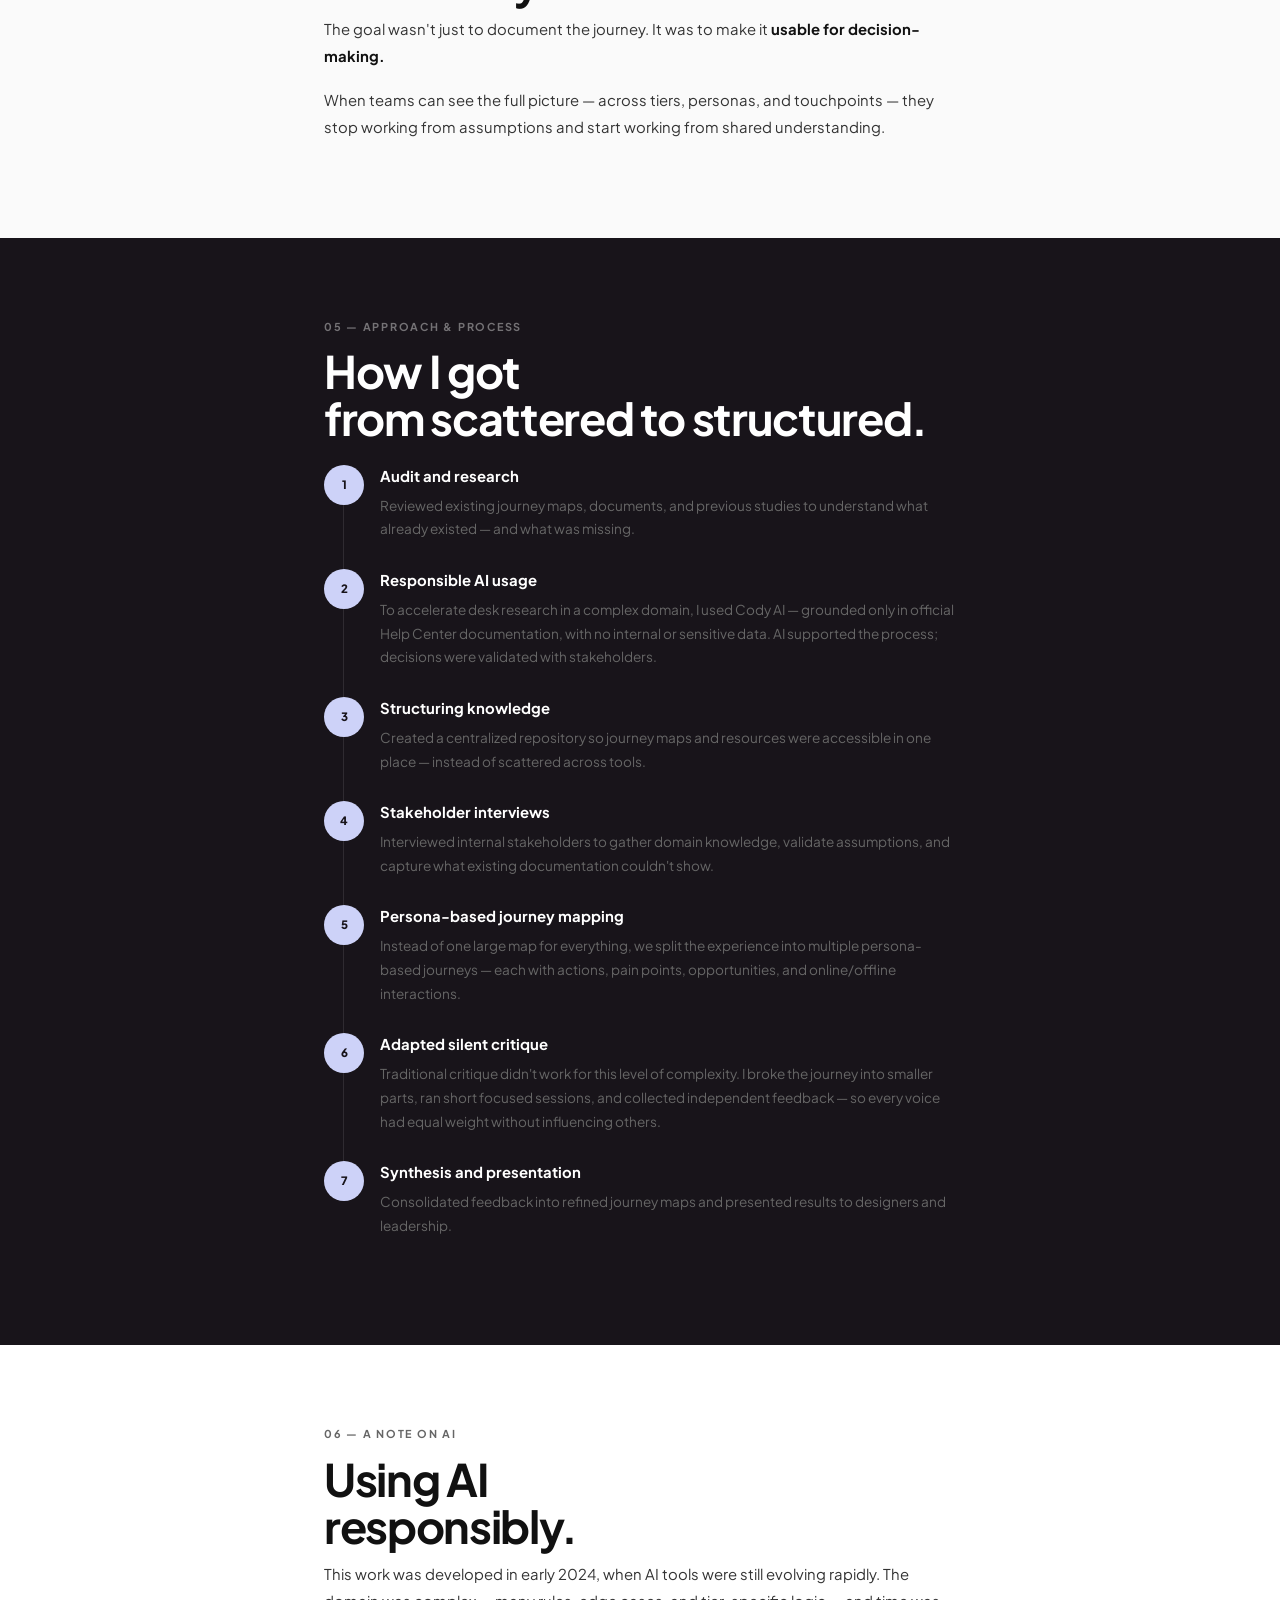
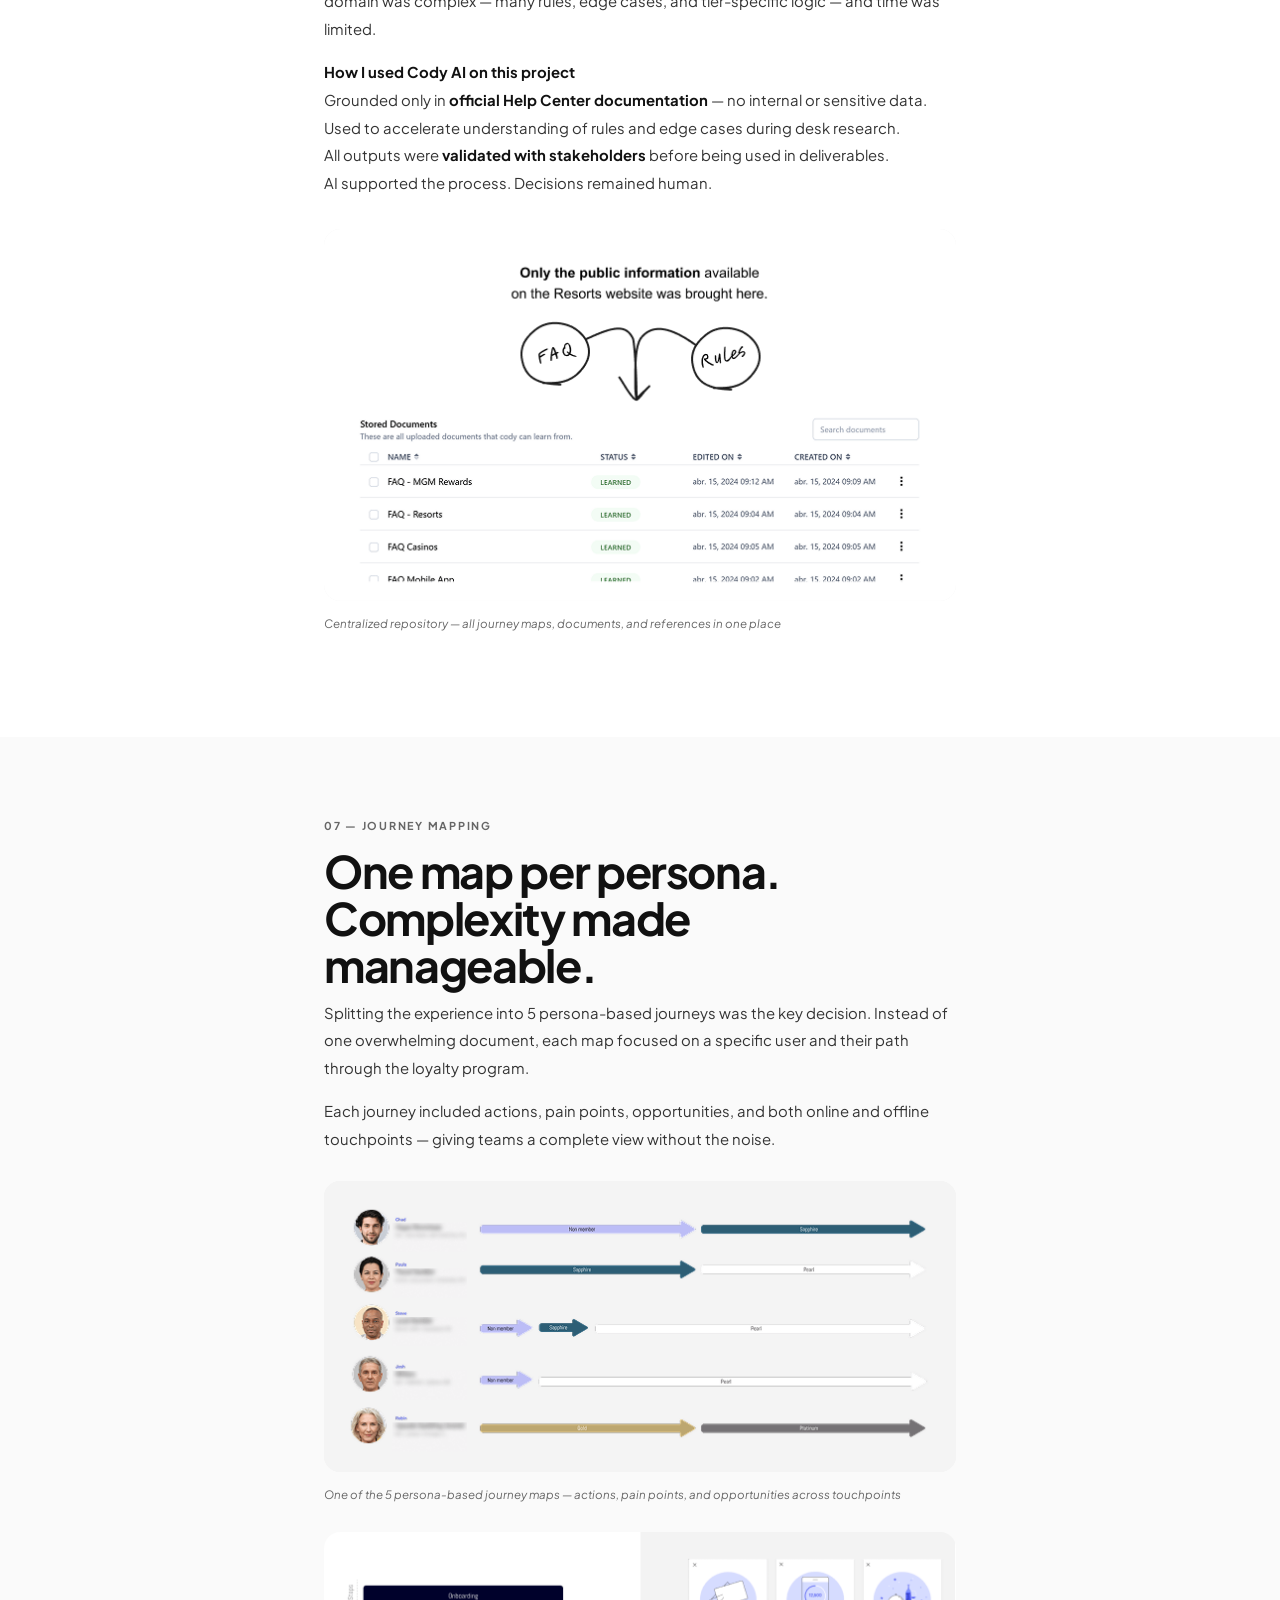
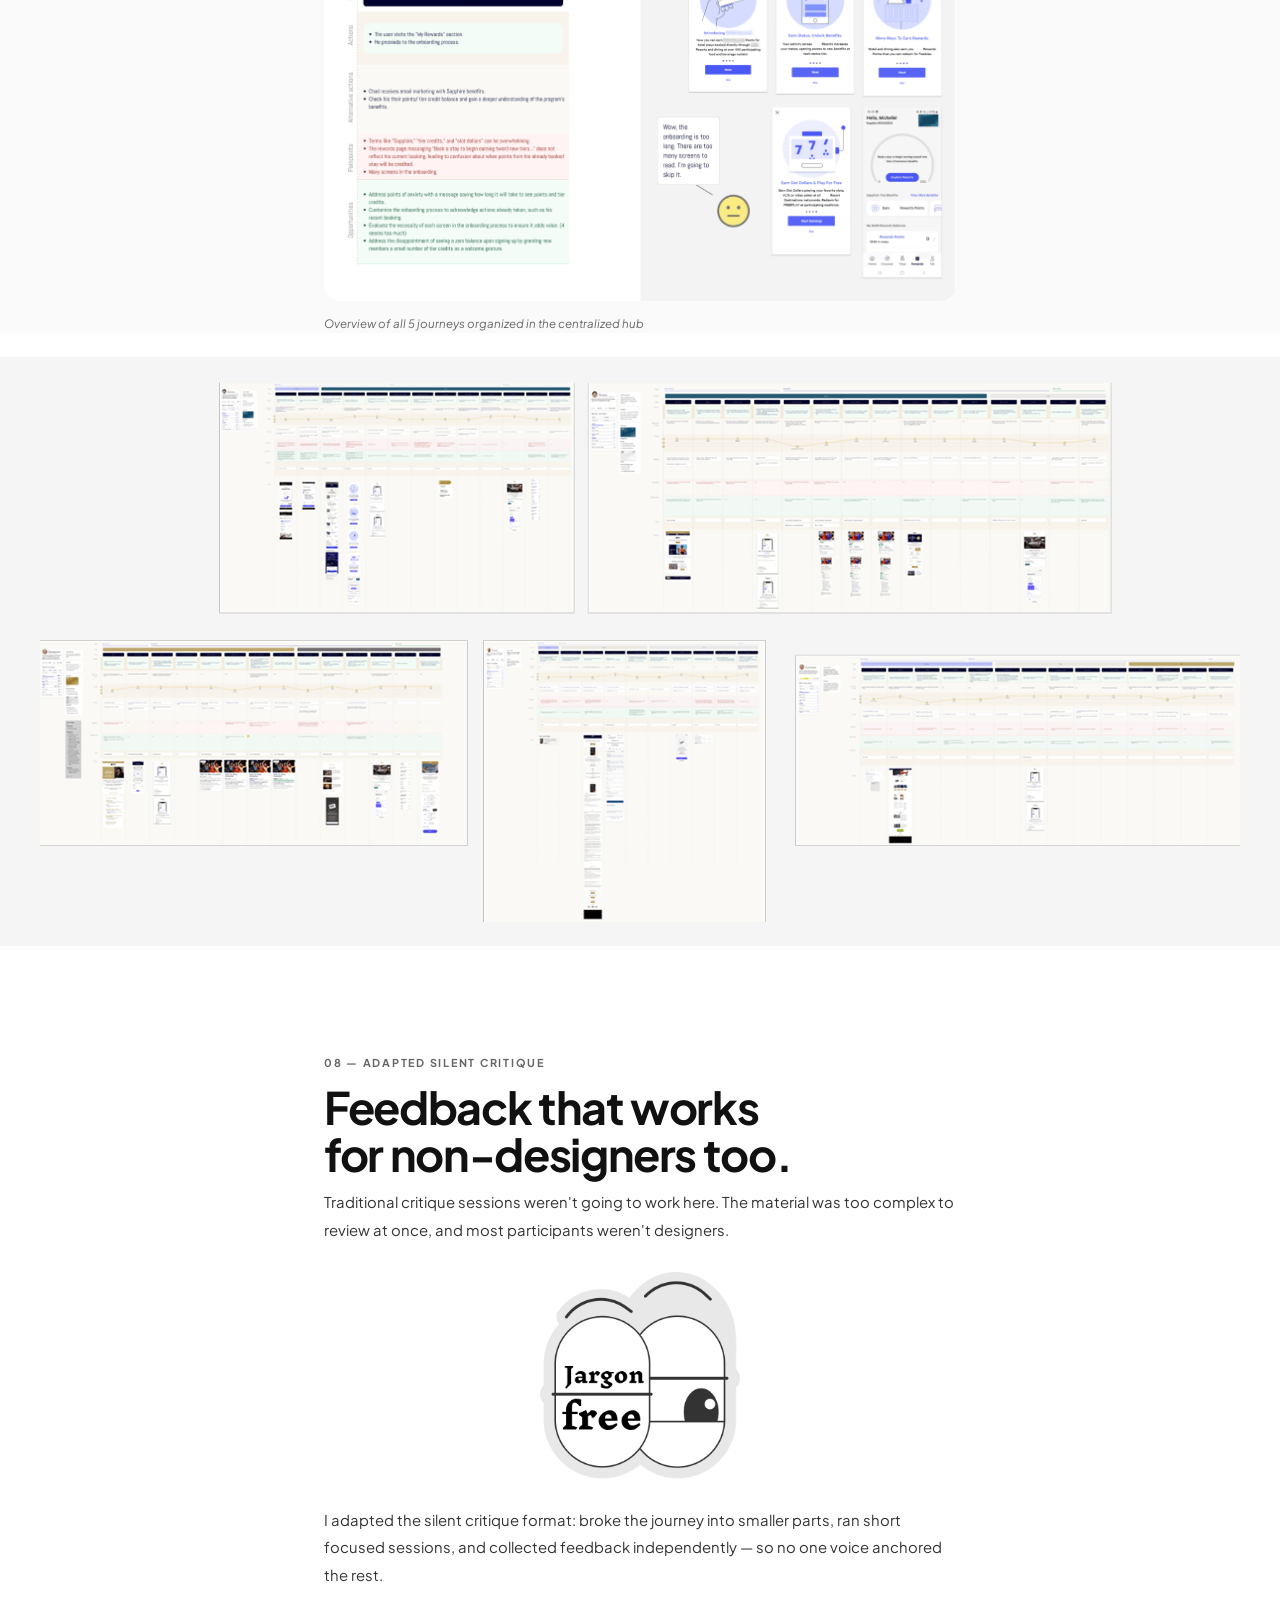
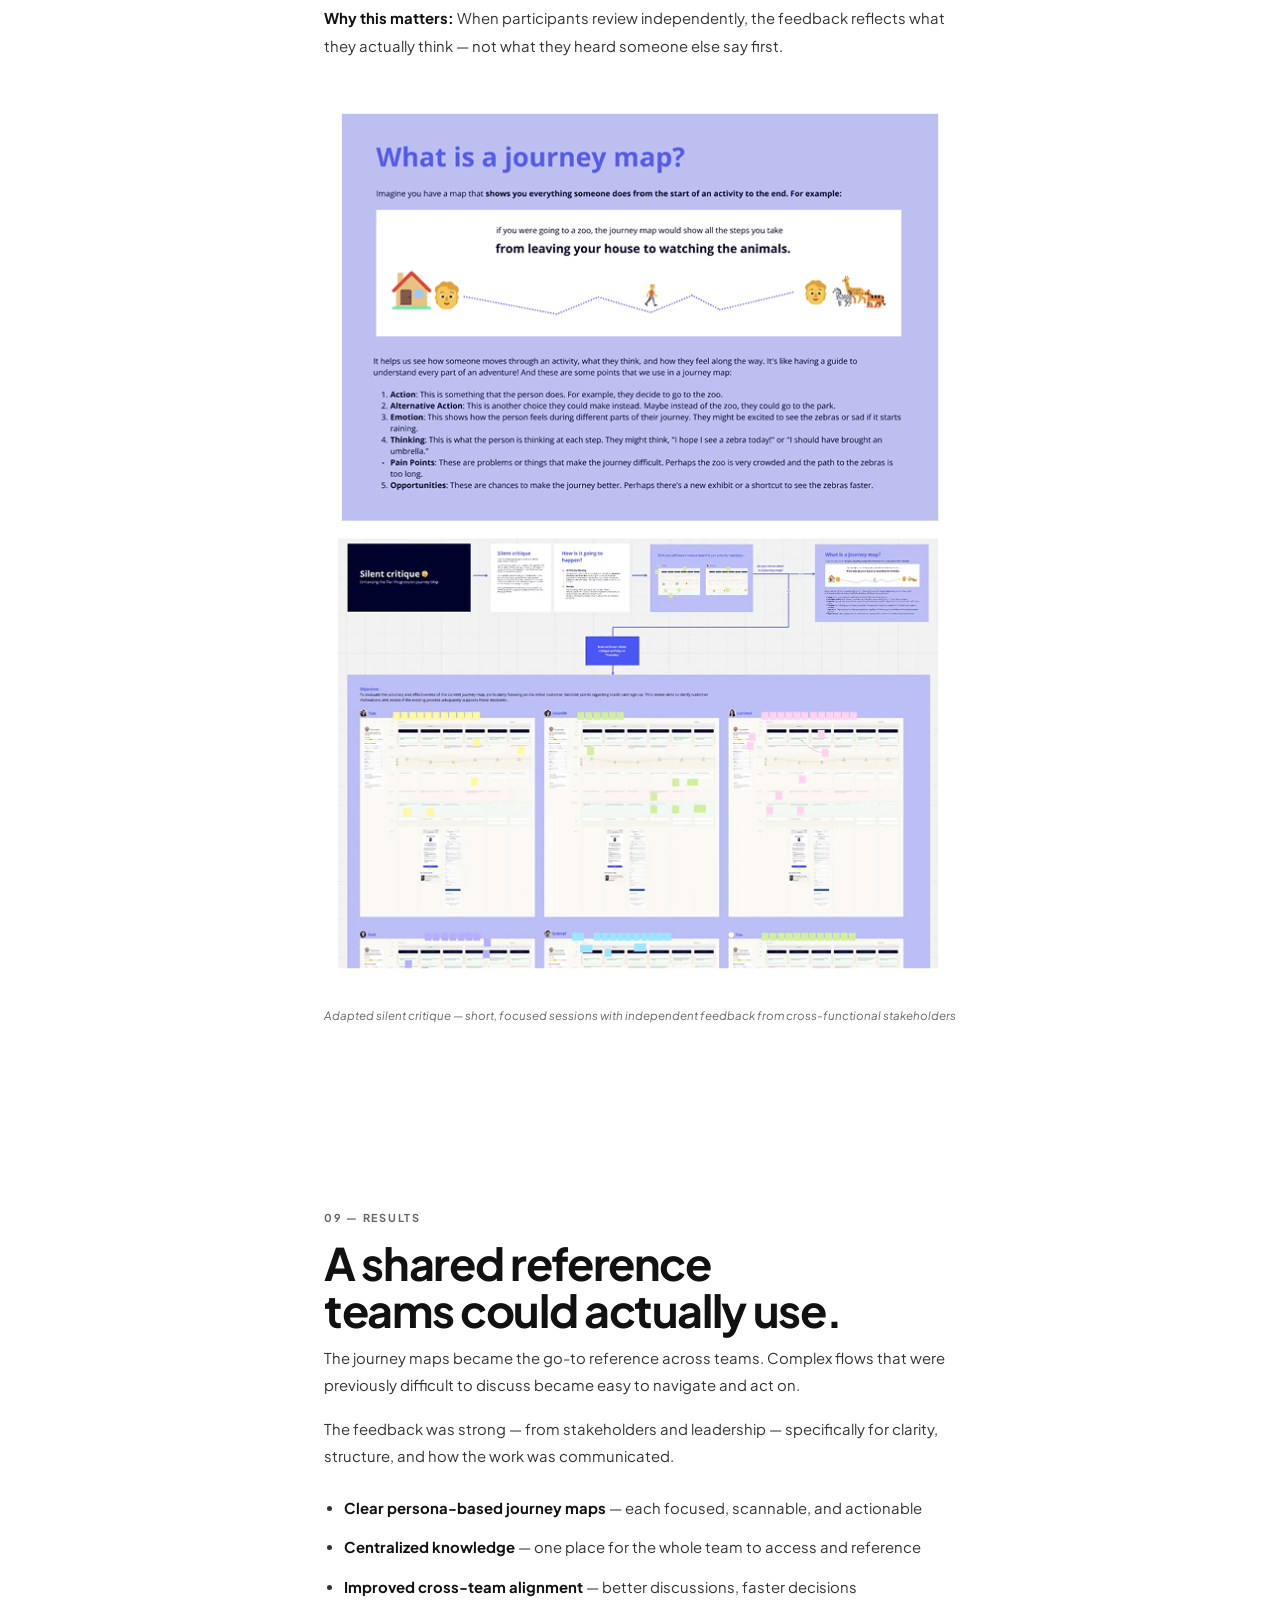
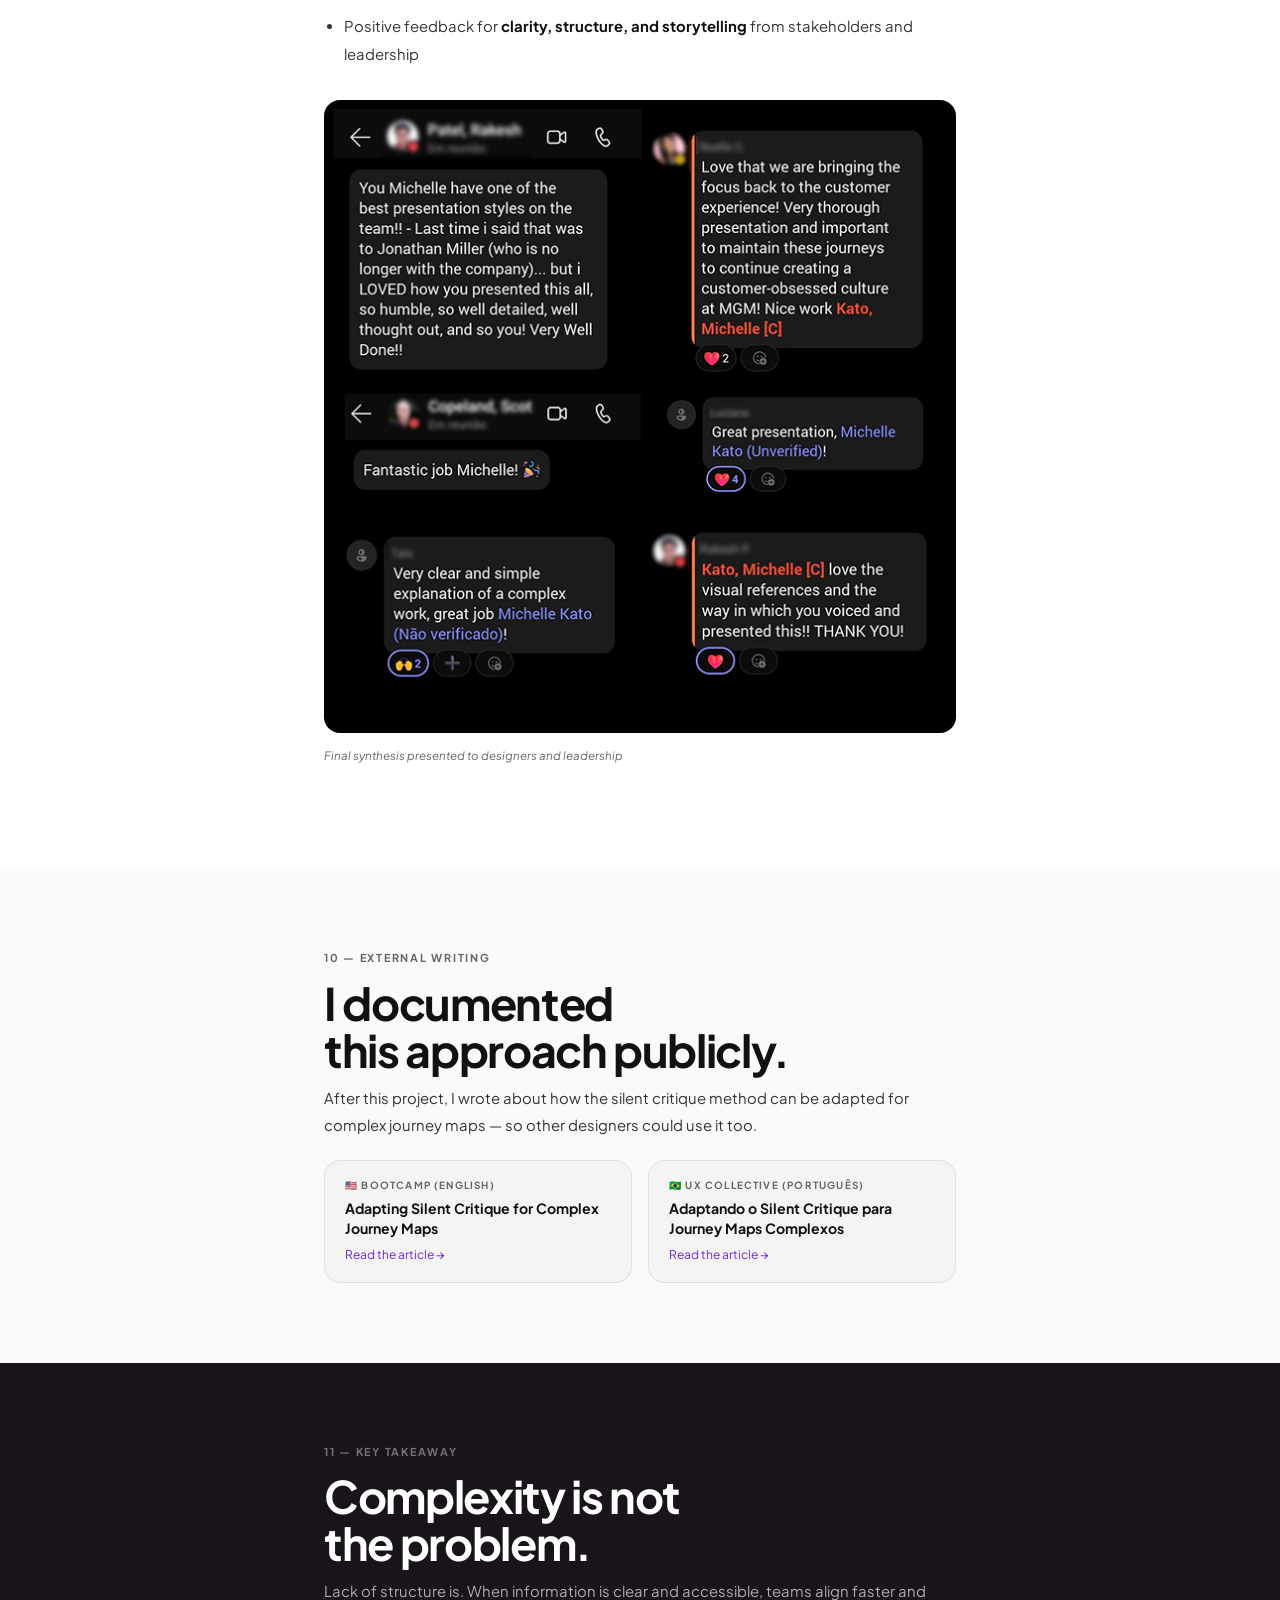
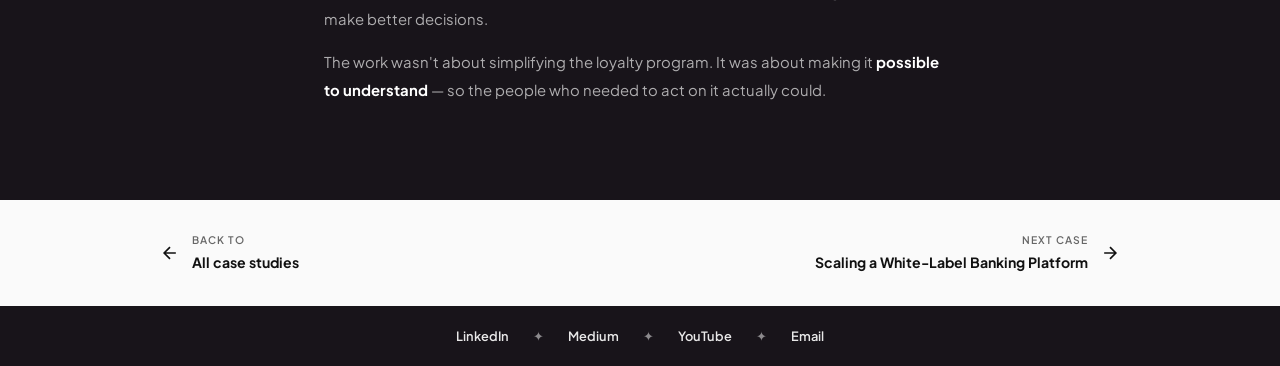
<file: case-journey-maps-loyalty-program.html>
﻿<!DOCTYPE html>
<html lang="en">

<head>
  <meta charset="UTF-8" />
  <meta name="viewport" content="width=device-width, initial-scale=1.0" />
  <meta name="robots" content="noindex, nofollow" />
  <title>Journey Maps for a Complex Loyalty Program — Michelle Kato</title>
  <link rel="icon" type="image/x-icon" href="imgs/favicon.ico">
  <link rel="stylesheet" href="shared.css" />
  <link rel="preconnect" href="https://fonts.googleapis.com" />
  <link rel="preconnect" href="https://fonts.gstatic.com" crossorigin />
  <link
    href="https://fonts.googleapis.com/css2?family=Plus+Jakarta+Sans:ital,wght@0,400;0,500;0,600;0,700;0,800;1,400;1,700&display=swap"
    rel="stylesheet" />
  <style>
    #prog {
      position: fixed;
      top: 0;
      left: 0;
      height: 3px;
      background: linear-gradient(90deg, #6D28D9, #A8DAFF);
      width: 0%;
      z-index: 999;
      transition: width .1s linear;
      border-radius: 0 2px 2px 0;
    }


    .nav-back {
      display: inline-flex;
      align-items: center;
      gap: .4rem;
      font-size: .8rem;
      font-weight: 700;
      color: var(--ink-light);
      text-decoration: none;
      transition: color .2s;
    }

    .nav-back:hover {
      color: var(--purple);
    }

    .nav-back svg {
      width: 14px;
      height: 14px;
      stroke: currentColor;
      fill: none;
      stroke-width: 2.5;
    }

    .wrap {
      max-width: 680px;
      margin: 0 auto;
      width: 100%;
      padding: 0 1.5rem;
    }

    .wrap-wide {
      max-width: 960px;
      margin: 0 auto;
      width: 100%;
      padding: 0 1.5rem;
    }

    .eyebrow {
      font-size: .68rem;
      font-weight: 700;
      letter-spacing: .16em;
      text-transform: uppercase;
      color: var(--ink-light);
      margin-bottom: .75rem;
      display: block;
    }

    .eyebrow-w {
      color: rgba(255, 255, 255, .4);
    }

    .r {
      opacity: 0;
      transform: translateY(22px);
      transition: opacity .65s ease, transform .65s ease;
    }

    .r.on {
      opacity: 1;
      transform: none;
    }

    .d1 {
      transition-delay: .07s
    }

    .d2 {
      transition-delay: .14s
    }

    .d3 {
      transition-delay: .21s
    }

    .d4 {
      transition-delay: .28s
    }

    .d5 {
      transition-delay: .35s
    }

    /* ── HERO ── */
    .cs-hero {
      background: #CDD2F8;
      padding: 96px 1.5rem 64px;
      position: relative;
      overflow: hidden;
    }

    .cs-hero::before {
      content: '';
      position: absolute;
      top: -120px;
      right: -120px;
      width: 480px;
      height: 480px;
      border-radius: 50%;
      display: none;
    }

    .cs-hero-inner {
      max-width: 960px;
      margin: 0 auto;
    }

    .cs-tag {
      display: inline-flex;
      align-items: center;
      gap: .4rem;
      background: rgba(0, 0, 0, .08);
      border-radius: 100px;
      padding: .28rem .9rem;
      font-size: .7rem;
      font-weight: 700;
      letter-spacing: .1em;
      text-transform: uppercase;
      color: rgba(0, 0, 0, .7);
      margin-bottom: 1.25rem;
    }

    .cs-h1 {
      font-weight: 700;
      font-size: clamp(2.4rem, 7vw, 5rem);
      line-height: .96;
      letter-spacing: -.04em;
      color: var(--black);
      margin-bottom: 1rem;
    }

    .cs-h1 em {
      font-style: normal;
      color: var(--black);
    }

    .cs-subtitle {
      font-size: 1rem;
      color: rgba(0, 0, 0, .6);
      line-height: 1.75;
      max-width: 560px;
      margin-bottom: 2.5rem;
    }

    .cs-meta {
      display: flex;
      flex-wrap: wrap;
      gap: 2rem;
      padding-top: 1.75rem;
    }

    .cs-meta-label {
      font-size: .62rem;
      font-weight: 700;
      letter-spacing: .14em;
      text-transform: uppercase;
      color: rgba(0, 0, 0, .4);
      margin-bottom: .3rem;
    }

    .cs-meta-value {
      font-size: .85rem;
      font-weight: 600;
      color: var(--black);
    }

    /* ── HERO IMAGE ── */
    .hero-img-wrap {
      width: 100%;
      overflow: hidden;
      background: #F4F2F5;
    }

    .hero-img {
      width: 100%;
      background: #F4F2F5;
      border: none;
      display: flex;
      align-items: center;
      justify-content: center;
      min-height: 200px;
    }

    .hero-img img {
      display: block;
      width: 100%;
      max-width: 1440px;
      height: auto;
      margin: 0 auto;
    }

    @media(max-width:600px) {
      .hero-img-wrap {
        padding: 0 1.5rem;
      }

      .hero-img {
        border-radius: .875rem;
      }
    }

    .img-ph {
      text-align: center;
      color: #bbb;
      padding: 3rem;
    }

    .img-ph svg {
      width: 32px;
      height: 32px;
      display: block;
      margin: 0 auto .5rem;
      stroke: currentColor;
      fill: none;
      stroke-width: 1.2;
    }

    .img-ph p {
      font-size: .72rem;
    }

    /* ── OVERVIEW STRIP ── */
    .overview-strip {
      background: #CDD2F8;
      padding: 24px 0;
      border-top: 1px solid rgba(0, 0, 0, .1);
    }

    .ov-grid {
      display: grid;
      grid-template-columns: repeat(2, 1fr);
      gap: 1px;
      background: rgba(0, 0, 0, .1);
    }

    @media(min-width:640px) {
      .ov-grid {
        grid-template-columns: repeat(4, 1fr);
      }
    }

    .ov-cell {
      background: #CDD2F8;
      padding: .85rem;
      text-align: center;
    }

    .ov-val {
      font-weight: 900;
      font-size: 1.8rem;
      color: var(--black);
      letter-spacing: -.04em;
      line-height: 1;
    }

    .ov-lbl {
      font-size: .68rem;
      color: rgba(0, 0, 0, .55);
      margin-top: .35rem;
      font-weight: 600;
      letter-spacing: .04em;
    }

    /* ── SECTION BLOCKS ── */
    .sec-white {
      padding: 80px 0;
      background: var(--white);
    }

    .sec-gray {
      padding: 80px 0;
      background: #fafafa;
    }

    .sec-black {
      padding: 80px 0;
      background: var(--black);
    }

    .sec-h {
      font-weight: 700;
      font-size: clamp(1.8rem, 4.5vw, 2.8rem);
      line-height: 1.05;
      letter-spacing: -.03em;
      color: var(--ink);
      margin-bottom: .75rem;
    }

    .sec-h em {
      font-style: normal;
      color: var(--ink);
    }

    .sec-h-w {
      color: var(--white);
    }

    .sec-h-w em {
      color: var(--white) !important;
    }

    .body-text {
      font-size: .93rem;
      color: var(--ink-mid);
      line-height: 1.85;
      margin-bottom: 1rem;
    }

    .body-text-w {
      color: rgba(255, 255, 255, .65);
    }

    .body-text strong {
      color: var(--ink);
      font-weight: 700;
    }

    .body-text-w strong {
      color: var(--white);
    }

    /* ── IMAGE BLOCK ── */
    .img-block {
      width: 100%;
      background: var(--gray);
      border-radius: 1rem;
      overflow: hidden;
      margin: 1.75rem 0;
      display: flex;
      align-items: center;
      justify-content: center;
    }

    .img-block img {
      width: 100%;
      height: auto;
      display: block;
    }

    .img-full {
      width: 100%;
      margin: 1.75rem 0;
      background: #F5F5F5;
      overflow: hidden;
    }

    .img-full img {
      width: 100%;
      max-width: 1200px;
      height: auto;
      display: block;
      margin: 0 auto;
    }

    .img-block.ph {
      min-height: 180px;
    }

    .img-block.ph-tall {
      min-height: 240px;
    }

    .img-caption {
      font-size: .72rem;
      color: var(--ink-light);
      margin-top: -.9rem;
      margin-bottom: 1.5rem;
      font-style: italic;
    }

    /* ── TWO COL ── */
    .two-col {
      display: grid;
      grid-template-columns: 1fr;
      gap: 1.5rem;
      margin-top: 1.5rem;
    }

    @media(min-width:640px) {
      .two-col {
        grid-template-columns: 1fr 1fr;
      }
    }

    .col-card-w {
      background: var(--gray);
      border-radius: 1.1rem;
      padding: 1.5rem;
    }

    .col-card-title-dark {
      font-weight: 700;
      font-size: .88rem;
      color: var(--ink);
      margin-bottom: .5rem;
    }

    .col-card-desc-dark {
      font-size: .8rem;
      color: var(--ink-light);
      line-height: 1.7;
    }

    /* ── THREE COL ── */
    .three-col {
      display: grid;
      grid-template-columns: 1fr;
      gap: 1rem;
      margin-top: 1.5rem;
    }

    @media(min-width:500px) {
      .three-col {
        grid-template-columns: repeat(2, 1fr);
      }
    }

    @media(min-width:800px) {
      .three-col {
        grid-template-columns: repeat(3, 1fr);
      }
    }

    /* ── INSIGHT CARDS ── */
    .insight-card {
      padding: .9rem 1.1rem;
      background: rgba(109, 40, 217, .05);
      border-radius: 0 .75rem .75rem 0;
      margin-bottom: .75rem;
    }

    .insight-card-w {
      padding: .9rem 1.1rem;
      background: rgba(168, 85, 247, .1);
      border-radius: 0 .75rem .75rem 0;
      margin-bottom: .75rem;
    }

    .insight-text {
      font-size: .87rem;
      color: var(--ink-mid);
      line-height: 1.7;
    }

    .insight-text-w {
      font-size: .87rem;
      color: rgba(255, 255, 255, .65);
      line-height: 1.7;
    }

    /* ── QUOTE BOX ── */
    .q {
      background: var(--gray);
      border-radius: 1rem;
      padding: 1.4rem;
      margin-top: 1.25rem;
    }

    .q-dark {
      background: rgba(255, 255, 255, .04);
      border-radius: 1rem;
      padding: 1.4rem;
      margin-top: 1.25rem;
    }

    /* ── SCORE BAND ── */
    .score-band {
      background: var(--black);
      padding: 52px 0;
    }

    .score-grid {
      display: flex;
      flex-wrap: wrap;
      gap: 0;
      justify-content: center;
    }

    .score-item {
      padding: 1.75rem 2.5rem;
      text-align: center;
    }

    .score-val {
      font-weight: 900;
      font-size: 2.6rem;
      color: var(--white);
      letter-spacing: -.05em;
      line-height: 1;
    }

    .score-lbl {
      font-size: .72rem;
      color: rgba(255, 255, 255, .38);
      margin-top: .4rem;
      letter-spacing: .04em;
      max-width: 110px;
      line-height: 1.4;
    }

    /* ── PROCESS STEPS ── */
    .steps {
      display: flex;
      flex-direction: column;
      gap: 0;
      margin-top: 1.5rem;
      position: relative;
    }

    .step {
      display: grid;
      grid-template-columns: 40px 1fr;
      gap: 1rem;
      padding-bottom: 1.75rem;
      position: relative;
    }

    .step::before {
      content: '';
      position: absolute;
      left: 19px;
      top: 40px;
      bottom: 0;
      width: 1px;
      background: rgba(255, 255, 255, .1);
    }

    .step:last-child::before {
      display: none;
    }

    .step-num {
      width: 40px;
      height: 40px;
      border-radius: 50%;
      background: #CDD2F8;
      display: flex;
      align-items: center;
      justify-content: center;
      font-weight: 800;
      font-size: .72rem;
      color: var(--black);
      flex-shrink: 0;
      position: relative;
      z-index: 1;
    }

    .step-title {
      font-weight: 700;
      font-size: .93rem;
      color: var(--ink);
      margin-bottom: .3rem;
    }

    .step-desc {
      font-size: .85rem;
      color: var(--ink-light);
      line-height: 1.75;
    }

    /* ── AI NOTE ── */
    .ai-note {
      background: #f0fdf4;
      border-radius: 1rem;
      padding: 1.25rem 1.4rem;
      margin-top: 1rem;
    }

    .ai-note-title {
      font-weight: 700;
      font-size: .8rem;
      color: #15803d;
      margin-bottom: .5rem;
      display: flex;
      align-items: center;
      gap: .4rem;
    }

    .ai-note-body {
      font-size: .82rem;
      color: #166534;
      line-height: 1.75;
    }

    /* ── SUMMARY TABLE ── */
    .summary-table {
      width: 100%;
      border-collapse: collapse;
      margin-top: 1.5rem;
    }

    .summary-table tr {
      border-bottom: 1px solid var(--border);
    }

    .summary-table td {
      padding: .9rem .25rem;
      vertical-align: top;
      font-size: .87rem;
      line-height: 1.7;
    }

    .summary-table td:first-child {
      width: 36%;
      font-weight: 700;
      color: var(--ink-light);
      font-size: .72rem;
      letter-spacing: .06em;
      text-transform: uppercase;
      padding-right: 1rem;
    }

    .summary-table td:last-child {
      color: var(--ink-mid);
    }

    /* ── WRITING LINKS ── */
    .writing-row {
      display: grid;
      grid-template-columns: 1fr 1fr;
      gap: 1rem;
      margin-top: 1.25rem;
    }

    @media(max-width:500px) {
      .writing-row {
        grid-template-columns: 1fr;
      }
    }

    .writing-card {
      background: var(--gray);
      border: 1.5px solid var(--border);
      border-radius: 1rem;
      padding: 1.1rem 1.25rem;
      text-decoration: none;
      transition: border-color .2s;
    }

    .writing-card:hover {
      border-color: var(--purple);
    }

    .writing-card-label {
      font-size: .62rem;
      font-weight: 700;
      letter-spacing: .12em;
      text-transform: uppercase;
      color: var(--ink-light);
      margin-bottom: .3rem;
    }

    .writing-card-title {
      font-size: .88rem;
      font-weight: 700;
      color: var(--ink);
      line-height: 1.4;
    }

    .writing-card-arrow {
      font-size: .75rem;
      color: var(--purple);
      margin-top: .4rem;
      display: block;
    }

    /* ── NOTE BAR ── */
    .note-bar {
      background: #fefce8;
      border-radius: .75rem;
      padding: .75rem 1rem;
      font-size: .78rem;
      color: #78350f;
      margin-top: 2rem;
      line-height: 1.65;
    }

    .note-bar strong {
      color: #92400e;
    }

    /* ── CASE NAV ── */
    .case-nav {
      background: #fafafa;
      padding: 2rem 1.5rem;
    }

    .case-nav-inner {
      max-width: 960px;
      margin: 0 auto;
      display: flex;
      justify-content: space-between;
      align-items: center;
      gap: 1rem;
      flex-wrap: wrap;
    }

    .cn-link {
      display: flex;
      align-items: center;
      gap: .75rem;
      text-decoration: none;
      color: var(--ink);
      font-weight: 700;
      font-size: .88rem;
      transition: color .2s;
    }

    .cn-link:hover {
      color: var(--purple);
    }

    .cn-link svg {
      width: 20px;
      height: 20px;
      stroke: currentColor;
      fill: none;
      stroke-width: 2;
    }

    @media(max-width:540px) {
      .case-nav-inner {
        flex-direction: column;
        align-items: flex-start;
        gap: 1.5rem;
      }

      .cn-link:last-child div {
        text-align: left;
      }
    }

    .cn-label {
      font-size: .65rem;
      font-weight: 600;
      letter-spacing: .1em;
      text-transform: uppercase;
      color: var(--ink-light);
      margin-bottom: .15rem;
    }

    /* ── FOOTER ── */

    .fi {
      max-width: 960px;
      margin: 0 auto;
      display: flex;
      align-items: center;
      justify-content: space-between;
      flex-wrap: wrap;
      gap: 1rem;
    }

    .flinks {
      display: flex;
      gap: 1.5rem;
    }

    .flinks a {
      font-size: .8rem;
      font-weight: 600;
      color: var(--white);
      text-decoration: none;
      transition: color .2s;
    }

    .flinks a:hover {
      color: rgba(255, 255, 255, .65);
    }

    /* ── BTT ── */

    .hl {
      display: inline;
      background: linear-gradient(rgba(235, 252, 119, 0) 55%, #EBFC77 55%);
      white-space: normal;
    }

    .hl-strong {
      display: inline;
      background: linear-gradient(rgba(220, 245, 60, 0) 55%, #DCF53C 55%);
      white-space: normal;
    }

    .hl-dark {
      display: inline;
      background: linear-gradient(rgba(200, 230, 30, 0) 55%, #C8E61E 55%);
      white-space: normal;
    }
  </style>
</head>

<body>

  <div id="prog"></div>

  <nav id="nav">
    <a href="index.html" class="nav-logo">Mi<span>✦</span>Kato</a>
    <a href="index.html#work" class="nav-back">
      <svg viewBox="0 0 24 24">
        <path d="M19 12H5M12 5l-7 7 7 7" />
      </svg>
      All work
    </a>
  </nav>


  <!-- ═══ HERO ═══ -->
  <div class="cs-hero">
    <div class="cs-hero-inner">
      <h1 class="cs-h1 r d1">Journey Maps for a<br /><em>Complex Loyalty Program.</em></h1>
      <p class="cs-subtitle r d2">Structuring scattered knowledge into clear, persona-based journey maps — so teams
        could finally understand the full picture and act on it.</p>
      <div class="cs-meta r d3">
        <div>
          <div class="cs-meta-label">Role</div>
          <div class="cs-meta-value">Product Designer</div>
        </div>
        <div>
          <div class="cs-meta-label">Collaborators</div>
          <div class="cs-meta-value">Mariana (UX Researcher) · Internal Stakeholders</div>
        </div>
        <div>
          <div class="cs-meta-label">Context</div>
          <div class="cs-meta-value">MGM Resorts · Loyalty Program</div>
        </div>
      </div>
    </div>
  </div>



  <!-- ═══ OVERVIEW STRIP ═══ -->
  <div class="overview-strip">
    <div class="wrap-wide">
      <div class="ov-grid r">
        <div class="ov-cell">
          <div class="ov-val">5</div>
          <div class="ov-lbl">Persona-based journey maps</div>
        </div>
        <div class="ov-cell">
          <div class="ov-val">✓</div>
          <div class="ov-lbl">Centralized knowledge repository</div>
        </div>
        <div class="ov-cell">
          <div class="ov-val">↑</div>
          <div class="ov-lbl">Cross-team alignment</div>
        </div>
        <div class="ov-cell">
          <div class="ov-val">★</div>
          <div class="ov-lbl">Strong feedback from leadership</div>
        </div>
      </div>
    </div>
  </div>


  <!-- ═══ SUMMARY ═══ -->
  <div class="sec-white">
    <div class="wrap">
      <span class="eyebrow r">01 — At a glance</span>
      <h2 class="sec-h r d1">Everything you need<br />to <em>understand this project.</em></h2>

      <table class="summary-table r d2">
        <tr>
          <td>Project</td>
          <td>Structure complex loyalty journey maps across 5 personas to bring clarity, surface gaps, and enable better
            decision-making for internal teams.</td>
        </tr>
        <tr>
          <td>Role</td>
          <td>Product Designer — worked in duo with Mariana (UX Researcher), combining research depth and design
            synthesis across the full project.</td>
        </tr>
        <tr>
          <td>Goals</td>
          <td>Understand user progression across tiers · Identify pain points and gaps · Improve clarity for internal
            teams · Enable better decisions</td>
        </tr>
        <tr>
          <td>Process</td>
          <td>Audit · Desk research (with AI) · Stakeholder interviews · Centralized repository · Persona journeys ·
            Adapted silent critique · Synthesis & presentation</td>
        </tr>
        <tr>
          <td>Outcomes</td>
          <td>Clear persona-based journey maps · Centralized knowledge · Improved cross-team alignment · Strong positive
            feedback from stakeholders and leadership</td>
        </tr>
      </table>

      <p class="body-text r d3" style="margin-top:2rem;"><strong>Note:</strong> This project is shared with permission.
        Sensitive details and company name have been omitted.</p>
    </div>
  </div>


  <!-- ═══ PROBLEM ═══ -->
  <div class="sec-gray">
    <div class="wrap">
      <span class="eyebrow r">02 — Problem</span>
      <h2 class="sec-h r d1">Information was<br /><em>everywhere.</em></h2>
      <p class="body-text r d2">Journey maps, rules, and documentation lived across multiple tools and formats. Nobody
        had the full picture — they had pieces of it.</p>
      <p class="body-text r d3">At the same time, the loyalty system was genuinely complex: multiple tiers, rules that
        varied by context, and interactions that crossed both online and offline channels.</p>

      <div class="two-col r d4">
        <div class="col-card-w">
          <div class="col-card-title-dark">Scattered knowledge</div>
          <div class="col-card-desc-dark">Existing journey maps, studies, and documentation were spread across tools
            with no shared reference point.</div>
        </div>
        <div class="col-card-w">
          <div class="col-card-title-dark">Complex system</div>
          <div class="col-card-desc-dark">Multiple loyalty tiers, overlapping rules, and online + offline touchpoints
            made it hard to see the journey as a whole.</div>
        </div>
      </div>
    </div>
  </div>


  <!-- ═══ CHALLENGE ═══ -->
  <div class="sec-white">
    <div class="wrap">
      <span class="eyebrow r">03 — Challenge</span>
      <h2 class="sec-h r d1">Not just mapping the journey.<br /><em>Making it understandable.</em></h2>
      <p class="body-text r d2">We needed input from multiple areas to get this right. But the conditions weren't easy.
      </p>

      <div class="three-col r d3">
        <div class="col-card-w">
          <div class="col-card-title-dark">No time for long sessions</div>
          <div class="col-card-desc-dark">Stakeholders were busy. Traditional workshops weren't going to work.</div>
        </div>
        <div class="col-card-w">
          <div class="col-card-title-dark">Too complex to review at once</div>
          <div class="col-card-desc-dark">The material was dense. Presenting everything together would overwhelm rather
            than align.</div>
        </div>
        <div class="col-card-w">
          <div class="col-card-title-dark">Mixed audiences</div>
          <div class="col-card-desc-dark">Many participants were unfamiliar with journey maps and design artifacts.
          </div>
        </div>
      </div>
    </div>
  </div>

  <div class="img-full r" style="margin:0;background:none;">
    <img src="imgs/m-capa.png" alt="Journey map overview" />
  </div>


  <!-- ═══ OPPORTUNITY ═══ -->
  <div class="sec-gray">
    <div class="wrap">
      <span class="eyebrow r">04 — Opportunity</span>
      <h2 class="sec-h r d1">Turn complexity<br />into <em>clarity.</em></h2>
      <p class="body-text r d2">The goal wasn't just to document the journey. It was to make it <strong>usable for
          decision-making.</strong></p>
      <p class="body-text r d3">When teams can see the full picture — across tiers, personas, and touchpoints — they
        stop working from assumptions and start working from shared understanding.</p>
    </div>
  </div>


  <!-- ═══ WHAT I DID ═══ -->
  <div class="sec-black">
    <div class="wrap">
      <span class="eyebrow eyebrow-w r">05 — Approach & Process</span>
      <h2 class="sec-h sec-h-w r d1">How I got<br />from scattered to <em>structured.</em></h2>

      <div class="steps r d2">
        <div class="step">
          <div class="step-num">1</div>
          <div class="step-body">
            <div class="step-title" style="color:var(--white);">Audit and research</div>
            <div class="step-desc">Reviewed existing journey maps, documents, and previous studies to understand what
              already existed — and what was missing.</div>
          </div>
        </div>
        <div class="step">
          <div class="step-num">2</div>
          <div class="step-body">
            <div class="step-title" style="color:var(--white);">Responsible AI usage</div>
            <div class="step-desc">To accelerate desk research in a complex domain, I used Cody AI — grounded only in
              official Help Center documentation, with no internal or sensitive data. AI supported the process;
              decisions were validated with stakeholders.</div>
          </div>
        </div>
        <div class="step">
          <div class="step-num">3</div>
          <div class="step-body">
            <div class="step-title" style="color:var(--white);">Structuring knowledge</div>
            <div class="step-desc">Created a centralized repository so journey maps and resources were accessible in one
              place — instead of scattered across tools.</div>
          </div>
        </div>
        <div class="step">
          <div class="step-num">4</div>
          <div class="step-body">
            <div class="step-title" style="color:var(--white);">Stakeholder interviews</div>
            <div class="step-desc">Interviewed internal stakeholders to gather domain knowledge, validate assumptions,
              and capture what existing documentation couldn't show.</div>
          </div>
        </div>
        <div class="step">
          <div class="step-num">5</div>
          <div class="step-body">
            <div class="step-title" style="color:var(--white);">Persona-based journey mapping</div>
            <div class="step-desc">Instead of one large map for everything, we split the experience into multiple
              persona-based journeys — each with actions, pain points, opportunities, and online/offline interactions.
            </div>
          </div>
        </div>
        <div class="step">
          <div class="step-num">6</div>
          <div class="step-body">
            <div class="step-title" style="color:var(--white);">Adapted silent critique</div>
            <div class="step-desc">Traditional critique didn't work for this level of complexity. I broke the journey
              into smaller parts, ran short focused sessions, and collected independent feedback — so every voice had
              equal weight without influencing others.</div>
          </div>
        </div>
        <div class="step">
          <div class="step-num">7</div>
          <div class="step-body">
            <div class="step-title" style="color:var(--white);">Synthesis and presentation</div>
            <div class="step-desc">Consolidated feedback into refined journey maps and presented results to designers
              and leadership.</div>
          </div>
        </div>
      </div>
    </div>
  </div>


  <!-- ═══ AI NOTE ═══ -->
  <div class="sec-white">
    <div class="wrap">
      <span class="eyebrow r">06 — A note on AI</span>
      <h2 class="sec-h r d1">Using AI<br /><em>responsibly.</em></h2>
      <p class="body-text r d2">This work was developed in early 2024, when AI tools were still evolving rapidly. The
        domain was complex — many rules, edge cases, and tier-specific logic — and time was limited.</p>

      <p class="body-text r d3"><strong>How I used Cody AI on this project</strong><br />
        Grounded only in <strong>official Help Center documentation</strong> — no internal or sensitive data.<br />
        Used to accelerate understanding of rules and edge cases during desk research.<br />
        All outputs were <strong>validated with stakeholders</strong> before being used in deliverables.<br />
        AI supported the process. Decisions remained human.
      </p>

      <div class="img-block r" style="margin-top:2rem;">
        <img src="imgs/m-img1.png" alt="Centralized repository or research organization" />
      </div>
      <p class="img-caption r">Centralized repository — all journey maps, documents, and references in one place</p>
    </div>
  </div>


  <!-- ═══ JOURNEY MAPPING + IMAGES ═══ -->
  <div class="sec-gray" style="padding-bottom:0;">
    <div class="wrap">
      <span class="eyebrow r">07 — Journey Mapping</span>
      <h2 class="sec-h r d1">One map per persona.<br /><em>Complexity made manageable.</em></h2>
      <p class="body-text r d2">Splitting the experience into 5 persona-based journeys was the key decision. Instead of
        one overwhelming document, each map focused on a specific user and their path through the loyalty program.</p>
      <p class="body-text r d3">Each journey included actions, pain points, opportunities, and both online and offline
        touchpoints — giving teams a complete view without the noise.</p>

      <div class="img-block r">
        <img src="imgs/m-img2.png" alt="Persona-based journey map" />
      </div>
      <p class="img-caption r">One of the 5 persona-based journey maps — actions, pain points, and opportunities across
        touchpoints</p>

      <div class="img-block r">
        <img src="imgs/m-img3.png" alt="Full journey map overview" />
      </div>
      <p class="img-caption r">Overview of all 5 journeys organized in the centralized hub</p>
    </div>
  </div>
  <div class="img-full r" style="margin-top:0;">
    <img src="imgs/m-img31.png" alt="Journey map detail" />
  </div>


  <!-- ═══ SILENT CRITIQUE + IMAGES ═══ -->
  <div class="sec-white">
    <div class="wrap">
      <span class="eyebrow r">08 — Adapted Silent Critique</span>
      <h2 class="sec-h r d1">Feedback that works<br />for <em>non-designers too.</em></h2>
      <p class="body-text r d2">Traditional critique sessions weren't going to work here. The material was too complex
        to review at once, and most participants weren't designers.</p>

      <div class="r" style="display:flex;justify-content:center;margin:1.75rem 0;">
        <img src="imgs/m-img.png" alt="" style="width:200px;max-width:100%;height:auto;display:block;" />
      </div>
      <p class="body-text r d3">I adapted the silent critique format: broke the journey into smaller parts, ran short
        focused sessions, and collected feedback independently — so no one voice anchored the rest.</p>

      <p class="body-text r d4"><strong>Why this matters:</strong> When participants review independently, the feedback
        reflects what they actually think — not what they heard someone else say first.</p>

      <div class="img-block r">
        <img src="imgs/m-img4.png" alt="Silent critique session" />
      </div>
      <p class="img-caption r">Adapted silent critique — short, focused sessions with independent feedback from
        cross-functional stakeholders</p>
    </div>
  </div>





  <!-- ═══ RESULTS ═══ -->
  <div class="sec-white">
    <div class="wrap">
      <span class="eyebrow r">09 — Results</span>
      <h2 class="sec-h r d1">A shared reference<br />teams could <em>actually use.</em></h2>
      <p class="body-text r d2">The journey maps became the go-to reference across teams. Complex flows that were
        previously difficult to discuss became easy to navigate and act on.</p>
      <p class="body-text r d3">The feedback was strong — from stakeholders and leadership — specifically for clarity,
        structure, and how the work was communicated.</p>

      <ul class="r d4"
        style="list-style:disc;padding-left:1.25rem;display:flex;flex-direction:column;gap:.75rem;margin-top:1.5rem;">
        <li class="body-text" style="margin:0;"><strong>Clear persona-based journey maps</strong> — each focused,
          scannable, and actionable</li>
        <li class="body-text" style="margin:0;"><strong>Centralized knowledge</strong> — one place for the whole team to
          access and reference</li>
        <li class="body-text" style="margin:0;"><strong>Improved cross-team alignment</strong> — better discussions,
          faster decisions</li>
        <li class="body-text" style="margin:0;">Positive feedback for <strong>clarity, structure, and
            storytelling</strong> from stakeholders and leadership</li>
      </ul>

      <div class="img-block r" style="margin-top:2rem;">
        <img src="imgs/m-img5.png" alt="Final presentation" />
      </div>
      <p class="img-caption r">Final synthesis presented to designers and leadership</p>
    </div>
  </div>


  <!-- ═══ EXTERNAL WRITING ═══ -->
  <div class="sec-gray">
    <div class="wrap">
      <span class="eyebrow r">10 — External Writing</span>
      <h2 class="sec-h r d1">I documented<br />this approach <em>publicly.</em></h2>
      <p class="body-text r d2">After this project, I wrote about how the silent critique method can be adapted for
        complex journey maps — so other designers could use it too.</p>
      <div class="writing-row r d4">
        <a href="https://medium.com/design-bootcamp/adapting-silent-critique-for-journey-maps-bb10164e1afd"
          target="_blank" class="writing-card">
          <div class="writing-card-label">🇺🇸 Bootcamp (English)</div>
          <div class="writing-card-title">Adapting Silent Critique for Complex Journey Maps</div>
          <span class="writing-card-arrow">Read the article →</span>
        </a>
        <a href="https://medium.com/ux-user-experience-design-em-portugues/adaptando-o-silent-critique-para-journey-maps-e95e54021091"
          target="_blank" class="writing-card">
          <div class="writing-card-label">🇧🇷 UX Collective (Português)</div>
          <div class="writing-card-title">Adaptando o Silent Critique para Journey Maps Complexos</div>
          <span class="writing-card-arrow">Read the article →</span>
        </a>
      </div>
    </div>
  </div>


  <!-- ═══ KEY TAKEAWAY ═══ -->
  <div class="sec-black">
    <div class="wrap">
      <span class="eyebrow eyebrow-w r">11 — Key Takeaway</span>
      <h2 class="sec-h sec-h-w r d1">Complexity is not<br />the <em>problem.</em></h2>
      <p class="body-text body-text-w r d2">Lack of structure is. When information is clear and accessible, teams align
        faster and make better decisions.</p>
      <p class="body-text body-text-w r d3">The work wasn't about simplifying the loyalty program. It was about making
        it <strong>possible to understand</strong> — so the people who needed to act on it actually could.</p>
    </div>
  </div>


  <!-- ═══ CASE NAV ═══ -->
  <div class="case-nav">
    <div class="case-nav-inner">
      <a href="index.html#work" class="cn-link">
        <svg viewBox="0 0 24 24">
          <path d="M19 12H5M12 5l-7 7 7 7" />
        </svg>
        <div>
          <div class="cn-label">Back to</div>
          All case studies
        </div>
      </a>
      <a href="case-white-label-banking-platform.html" class="cn-link">
        <div style="text-align:right;">
          <div class="cn-label">Next case</div>
          Scaling a White-Label Banking Platform
        </div>
        <svg viewBox="0 0 24 24">
          <path d="M5 12h14M12 5l7 7-7 7" />
        </svg>
      </a>
    </div>
  </div>

  <script src="shared.js"></script>
</body>

</html>
</file>
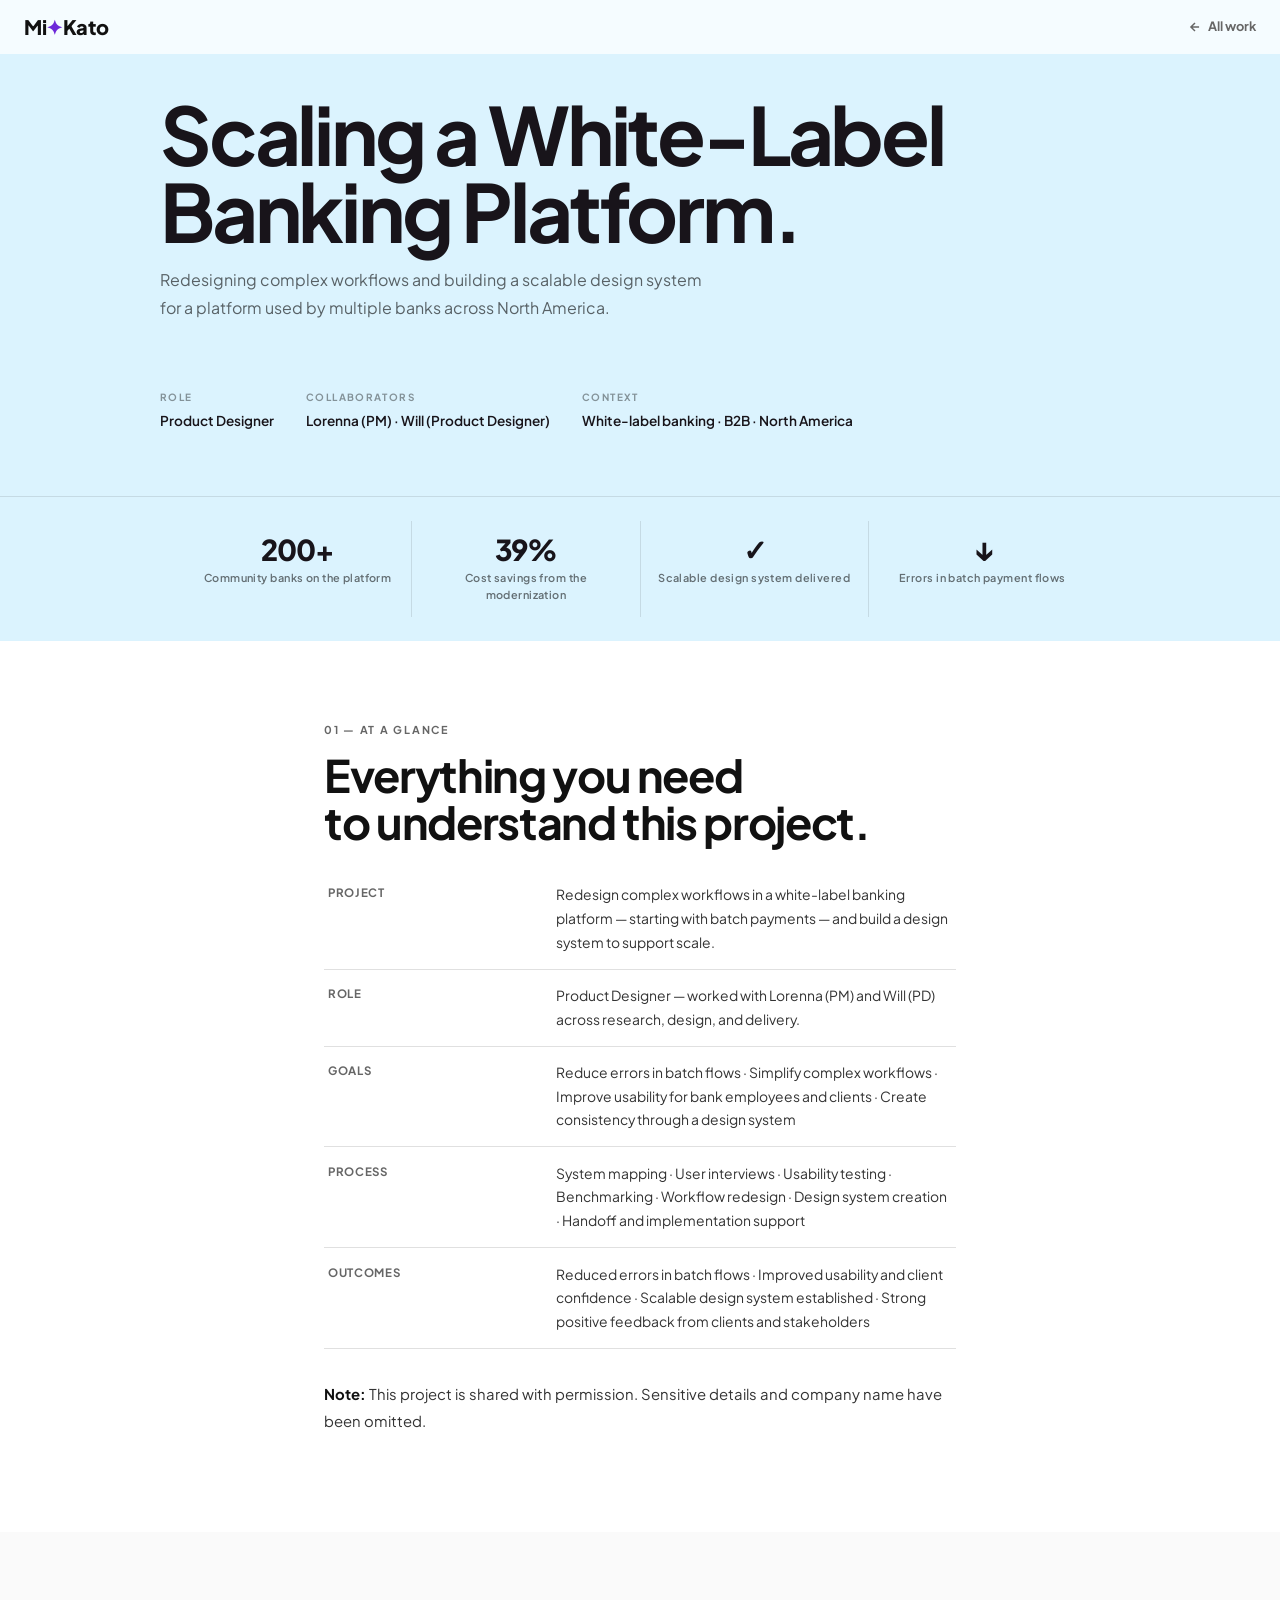
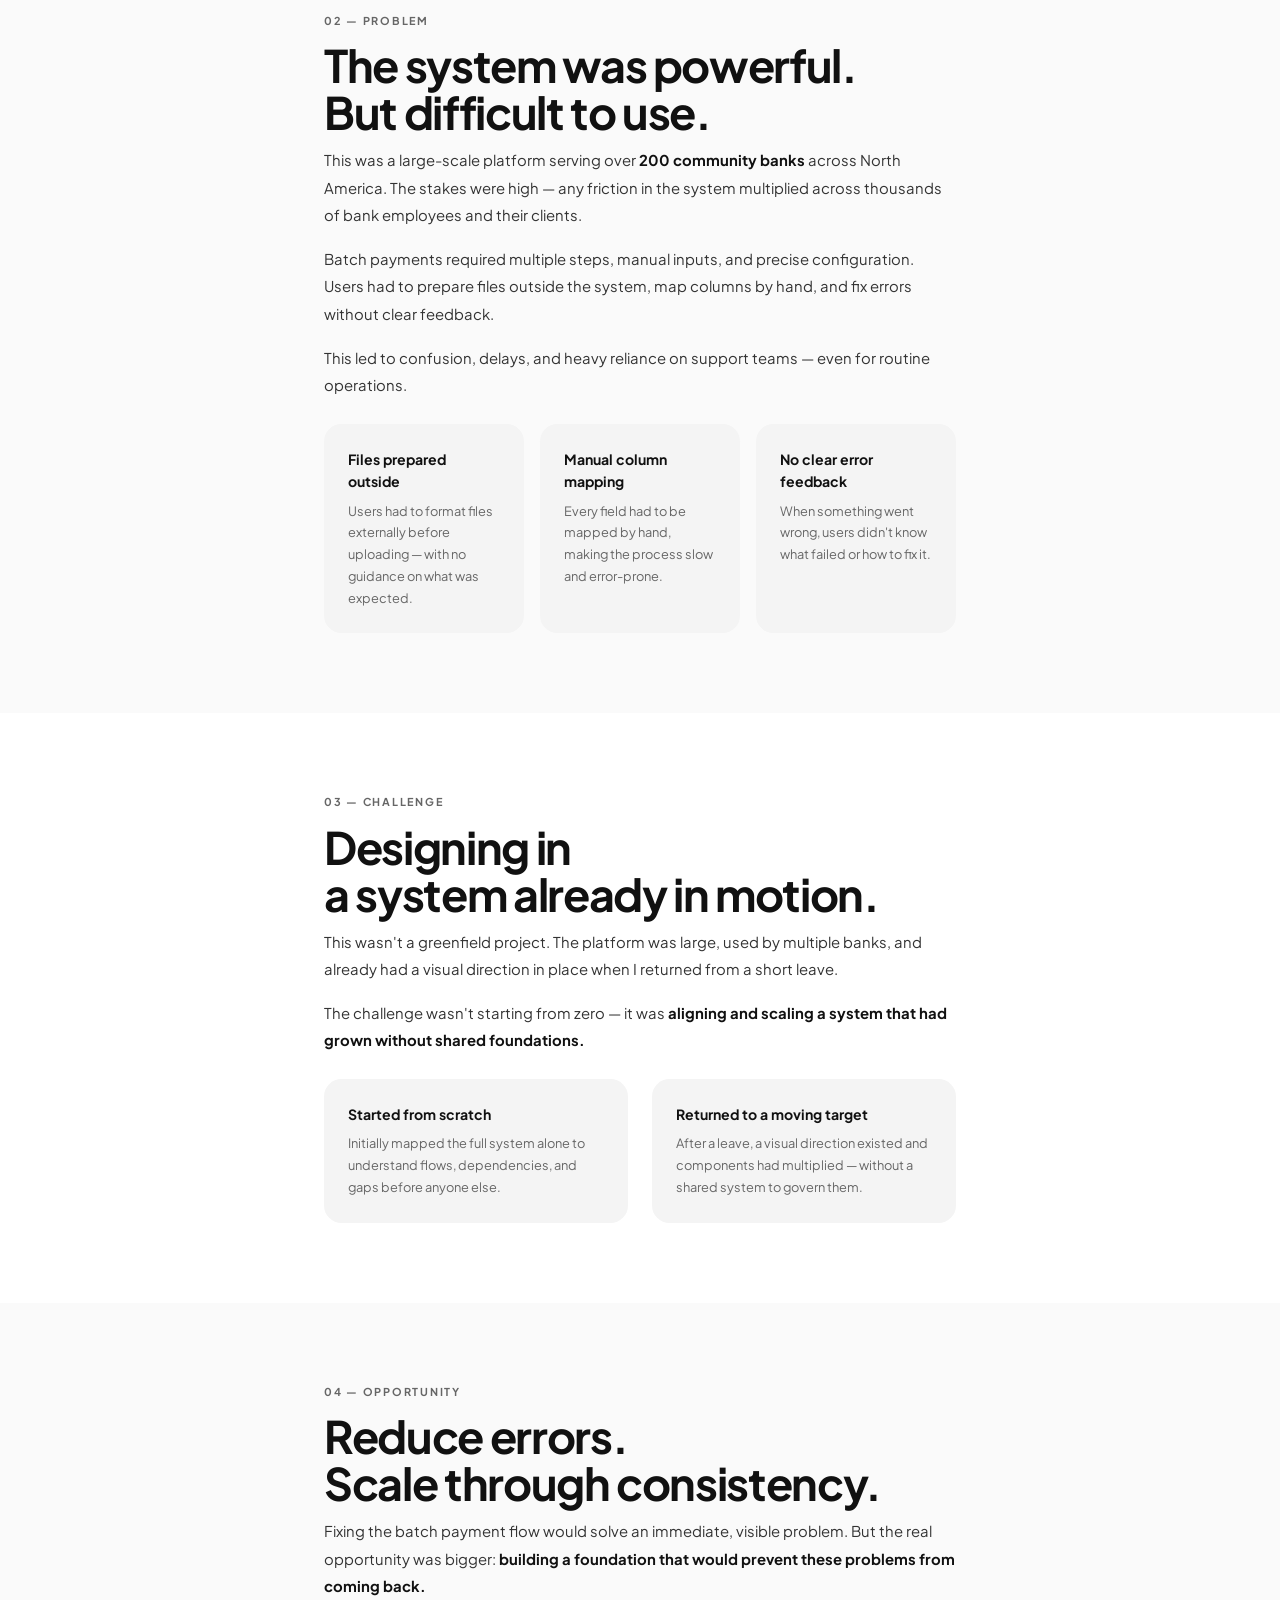
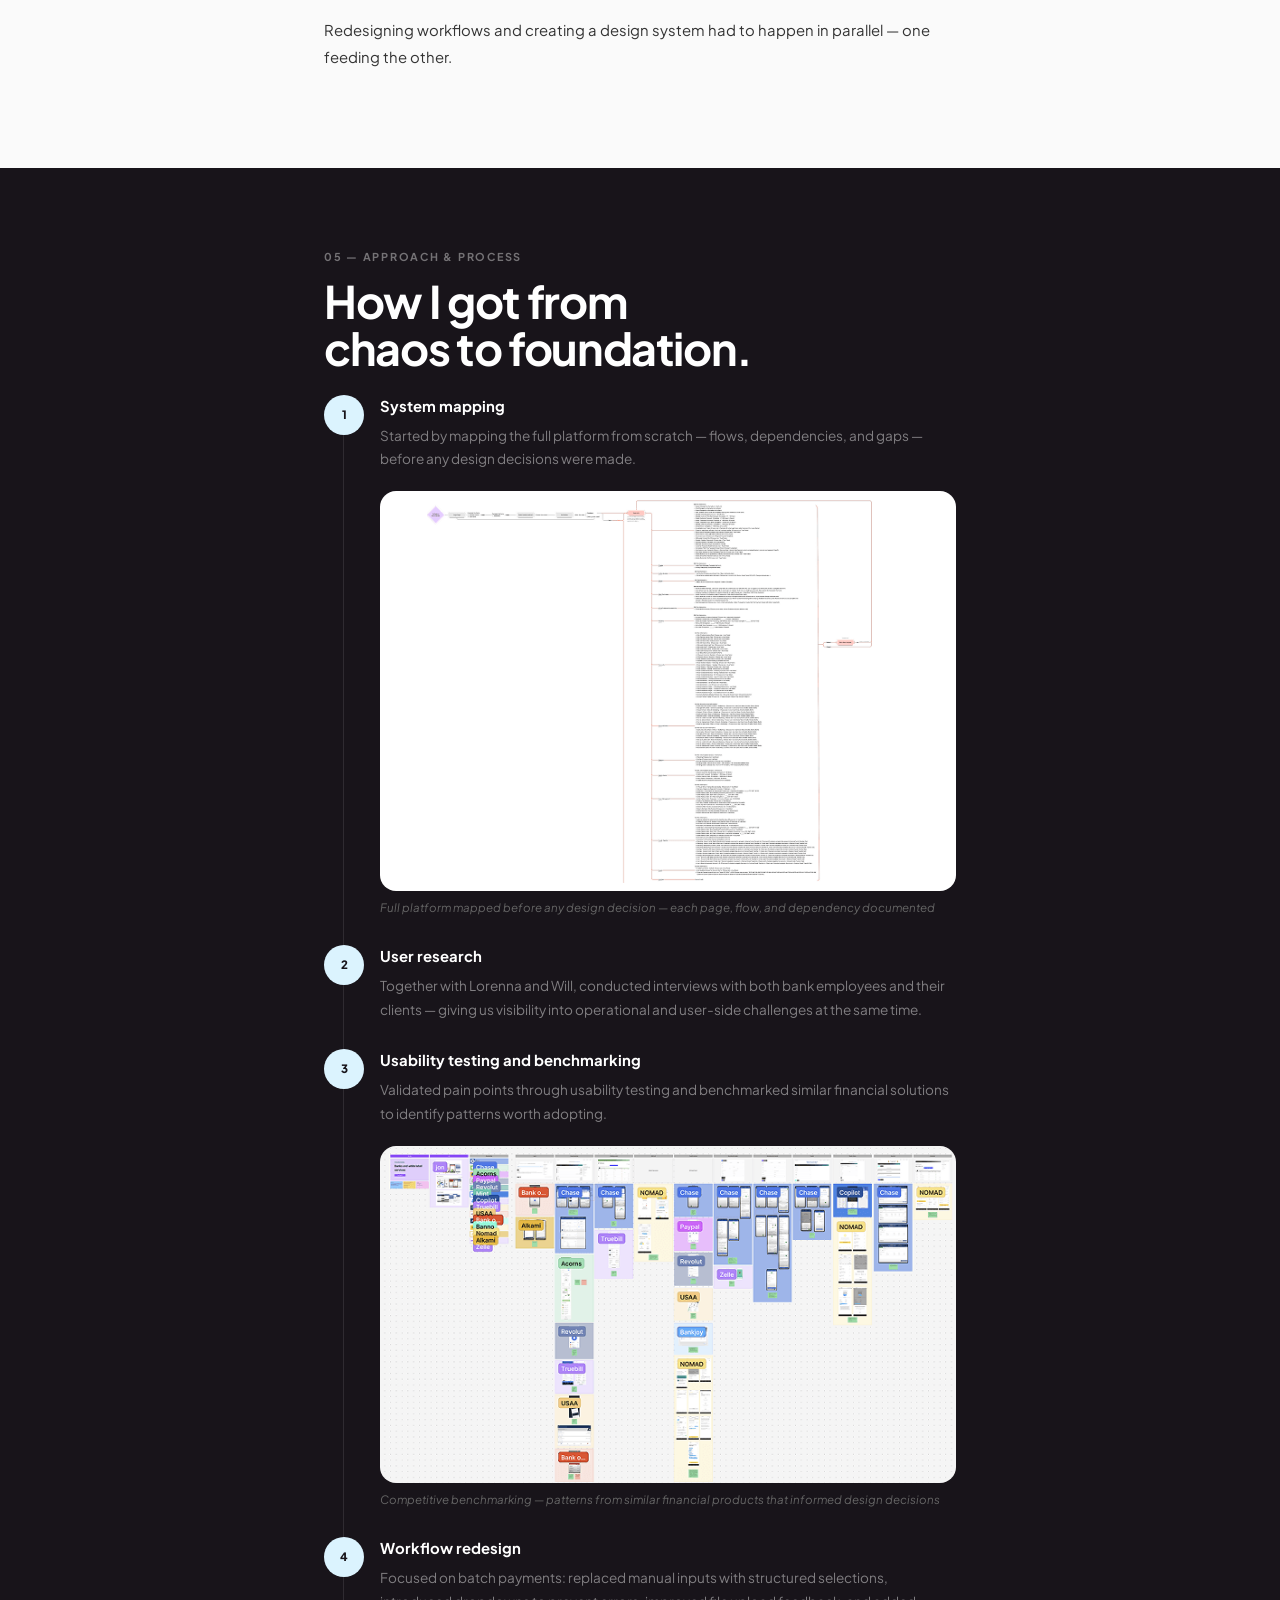
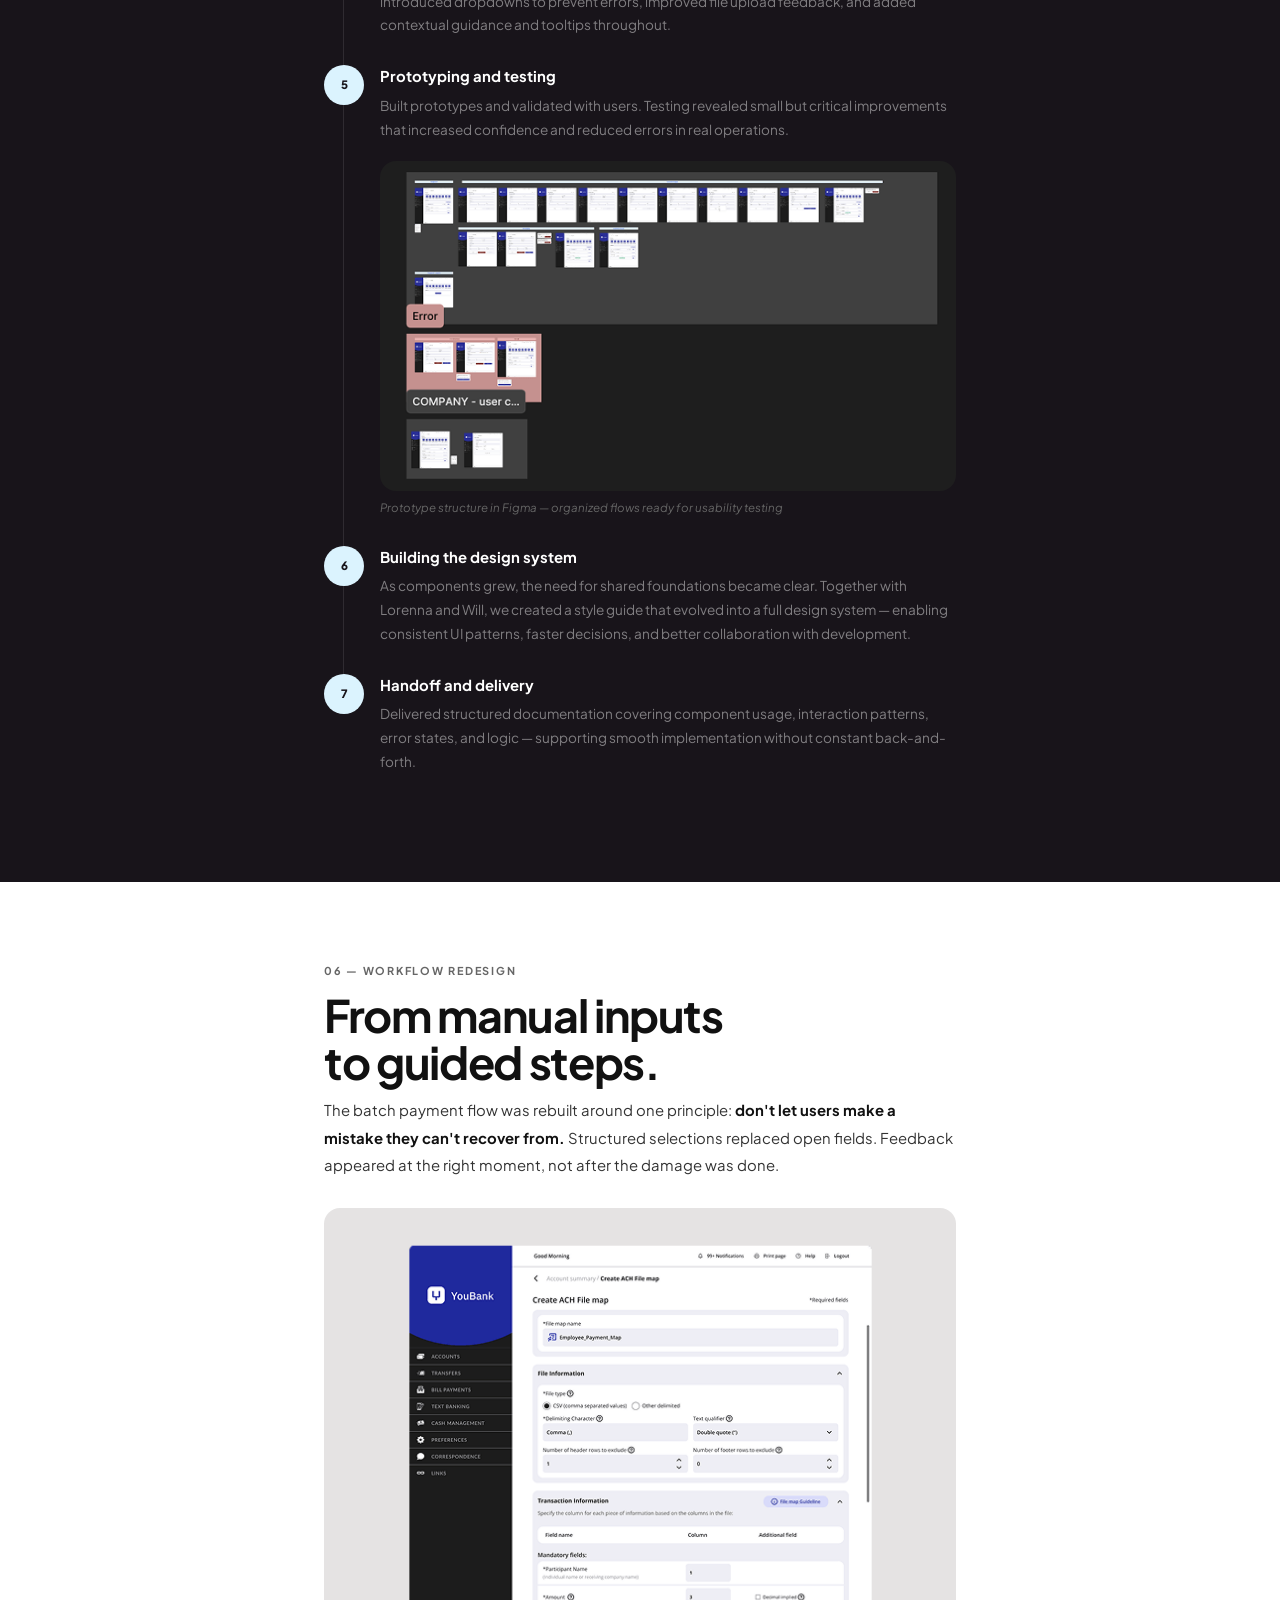
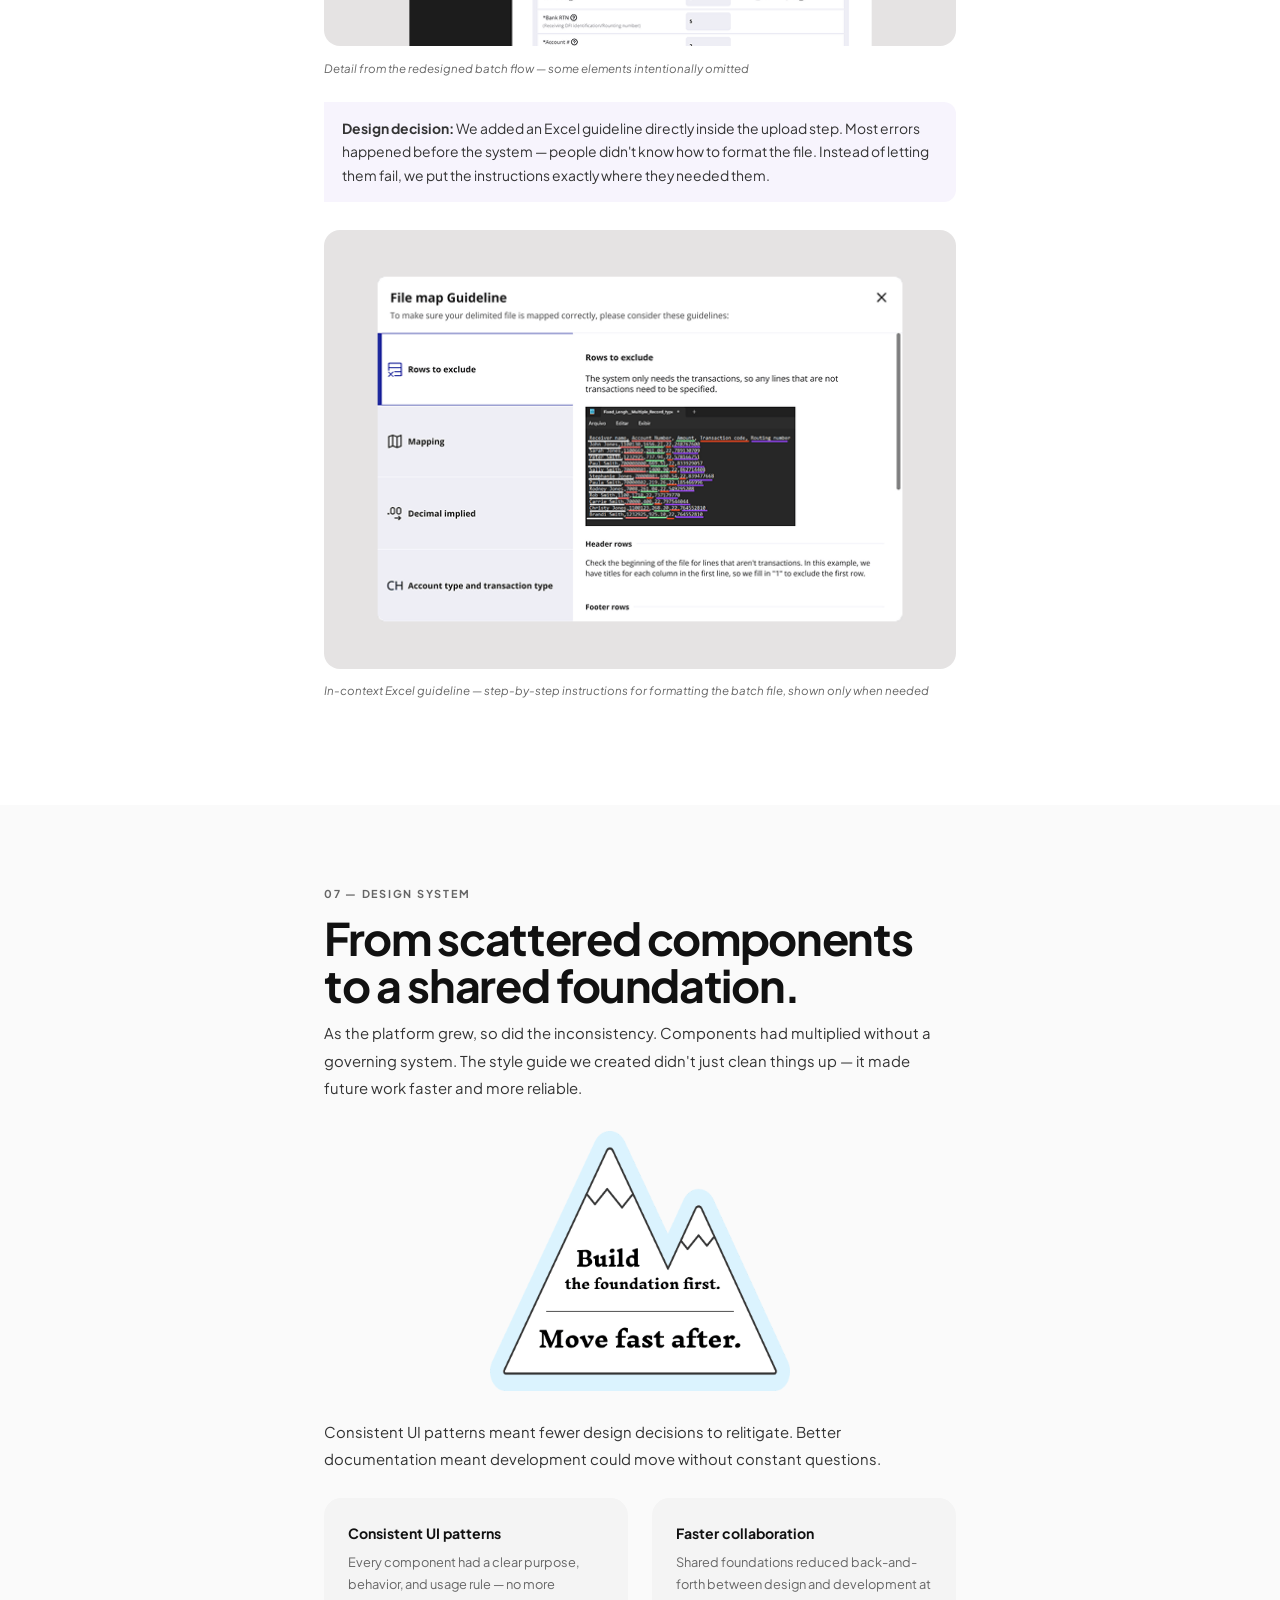
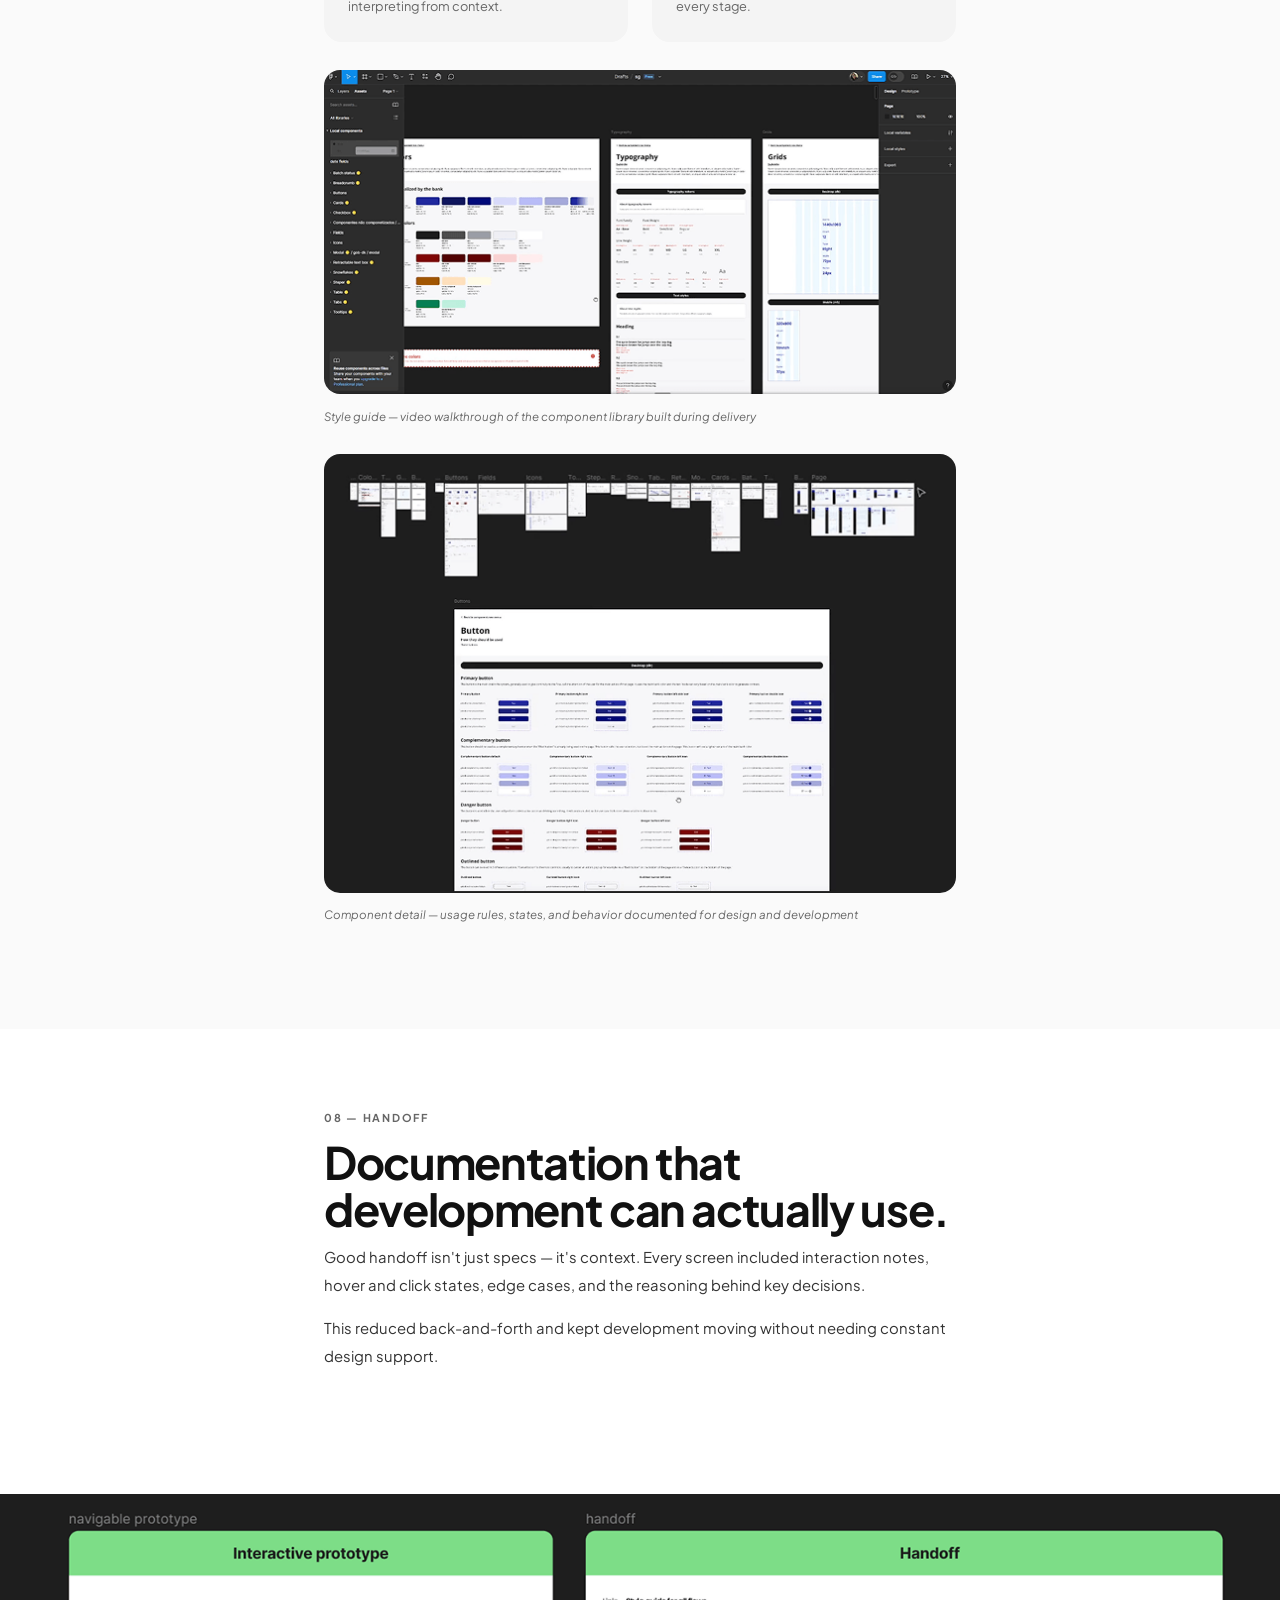
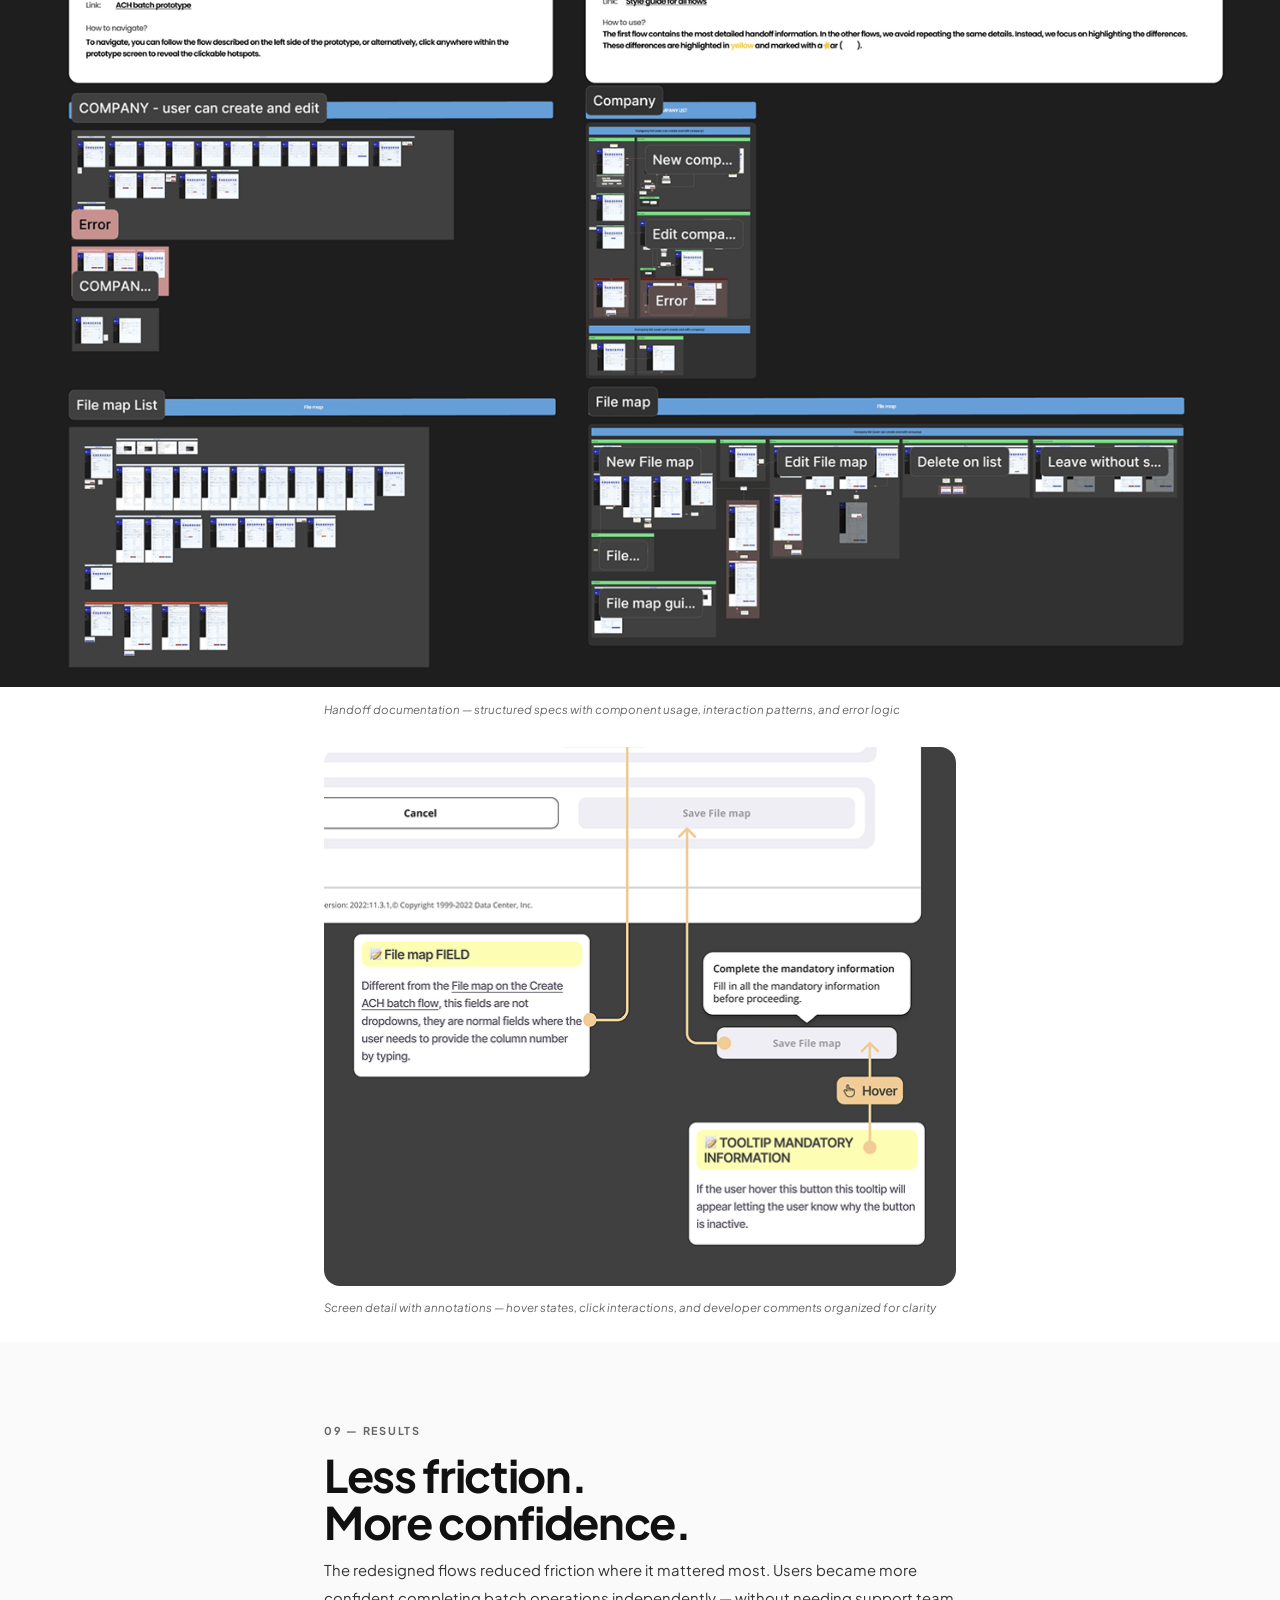
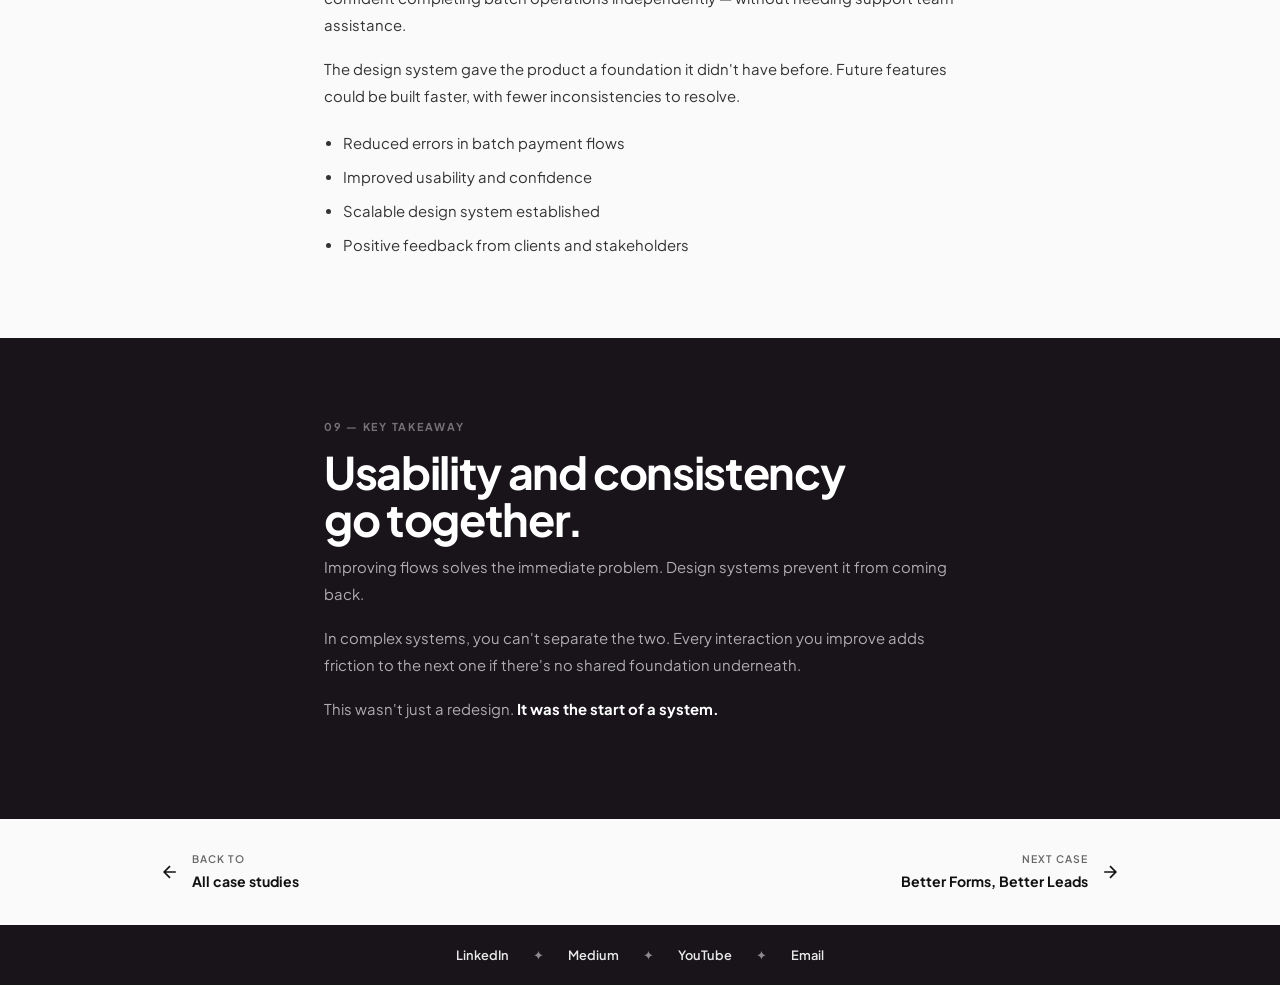
<file: case-white-label-banking-platform.html>
﻿<!DOCTYPE html>
<html lang="en">

<head>
  <meta charset="UTF-8" />
  <meta name="viewport" content="width=device-width, initial-scale=1.0" />
  <meta name="robots" content="noindex, nofollow" />
  <title>Scaling a White-Label Banking Platform — Michelle Kato</title>
  <link rel="icon" type="image/x-icon" href="imgs/favicon.ico">
  <link rel="stylesheet" href="shared.css" />
  <link rel="preconnect" href="https://fonts.googleapis.com" />
  <link rel="preconnect" href="https://fonts.gstatic.com" crossorigin />
  <link
    href="https://fonts.googleapis.com/css2?family=Plus+Jakarta+Sans:ital,wght@0,400;0,500;0,600;0,700;0,800;1,400;1,700&display=swap"
    rel="stylesheet" />
  <style>
    #prog {
      position: fixed;
      top: 0;
      left: 0;
      height: 3px;
      background: linear-gradient(90deg, #6D28D9, #A8DAFF);
      width: 0%;
      z-index: 999;
      transition: width .1s linear;
      border-radius: 0 2px 2px 0;
    }

    .nav-back {
      display: inline-flex;
      align-items: center;
      gap: .4rem;
      font-size: .8rem;
      font-weight: 700;
      color: var(--ink-light);
      text-decoration: none;
      transition: color .2s;
    }

    .nav-back:hover {
      color: var(--purple);
    }

    .nav-back svg {
      width: 14px;
      height: 14px;
      stroke: currentColor;
      fill: none;
      stroke-width: 2.5;
    }

    .wrap {
      max-width: 680px;
      margin: 0 auto;
      width: 100%;
      padding: 0 1.5rem;
    }

    .wrap-wide {
      max-width: 960px;
      margin: 0 auto;
      width: 100%;
      padding: 0 1.5rem;
    }

    .eyebrow {
      font-size: .68rem;
      font-weight: 700;
      letter-spacing: .16em;
      text-transform: uppercase;
      color: var(--ink-light);
      margin-bottom: .75rem;
      display: block;
    }

    .eyebrow-w {
      color: rgba(255, 255, 255, .4);
    }

    .r {
      opacity: 0;
      transform: translateY(22px);
      transition: opacity .65s ease, transform .65s ease;
    }

    .r.on {
      opacity: 1;
      transform: none;
    }

    .d1 {
      transition-delay: .07s
    }

    .d2 {
      transition-delay: .14s
    }

    .d3 {
      transition-delay: .21s
    }

    .d4 {
      transition-delay: .28s
    }

    .d5 {
      transition-delay: .35s
    }

    /* ── HERO ── */
    .cs-hero {
      background: #DBF3FE;
      padding: 96px 1.5rem 64px;
      position: relative;
      overflow: hidden;
    }

    .cs-hero::before {
      content: '';
      position: absolute;
      top: -120px;
      right: -120px;
      width: 480px;
      height: 480px;
      border-radius: 50%;
      display: none;
    }

    .cs-hero-inner {
      max-width: 960px;
      margin: 0 auto;
    }

    .cs-tag {
      display: inline-flex;
      align-items: center;
      gap: .4rem;
      background: rgba(0, 0, 0, .08);
      border-radius: 100px;
      padding: .28rem .9rem;
      font-size: .7rem;
      font-weight: 700;
      letter-spacing: .1em;
      text-transform: uppercase;
      color: rgba(0, 0, 0, .7);
      margin-bottom: 1.25rem;
    }

    .cs-h1 {
      font-weight: 700;
      font-size: clamp(2.4rem, 7vw, 5rem);
      line-height: .96;
      letter-spacing: -.04em;
      color: var(--black);
      margin-bottom: 1rem;
    }

    .cs-h1 em {
      font-style: normal;
      color: var(--black);
    }

    .cs-subtitle {
      font-size: 1rem;
      color: rgba(0, 0, 0, .6);
      line-height: 1.75;
      max-width: 560px;
      margin-bottom: 2.5rem;
    }

    .cs-meta {
      display: flex;
      flex-wrap: wrap;
      gap: 2rem;
      padding-top: 1.75rem;
    }

    .cs-meta-label {
      font-size: .62rem;
      font-weight: 700;
      letter-spacing: .14em;
      text-transform: uppercase;
      color: rgba(0, 0, 0, .4);
      margin-bottom: .3rem;
    }

    .cs-meta-value {
      font-size: .85rem;
      font-weight: 600;
      color: var(--black);
    }

    /* ── HERO IMAGE ── */
    .hero-img-wrap {
      width: 100%;
      overflow: hidden;
      background: #F4F2F5;
    }

    .hero-img {
      width: 100%;
      background: #F4F2F5;
      border: none;
      display: flex;
      align-items: center;
      justify-content: center;
      min-height: 200px;
    }

    .hero-img img {
      display: block;
      width: 100%;
      max-width: 1440px;
      height: auto;
      margin: 0 auto;
    }

    @media(max-width:600px) {
      .hero-img-wrap {
        padding: 0 1.5rem;
      }

      .hero-img {
        border-radius: .875rem;
      }
    }

    .img-ph {
      text-align: center;
      color: #bbb;
      padding: 3rem;
    }

    .img-ph svg {
      width: 32px;
      height: 32px;
      display: block;
      margin: 0 auto .5rem;
      stroke: currentColor;
      fill: none;
      stroke-width: 1.2;
    }

    .img-ph p {
      font-size: .72rem;
    }

    /* ── OVERVIEW STRIP ── */
    .overview-strip {
      background: #DBF3FE;
      padding: 24px 0;
      border-top: 1px solid rgba(0, 0, 0, .1);
    }

    .ov-grid {
      display: grid;
      grid-template-columns: repeat(2, 1fr);
      gap: 1px;
      background: rgba(0, 0, 0, .1);
    }

    @media(min-width:640px) {
      .ov-grid {
        grid-template-columns: repeat(4, 1fr);
      }
    }

    .ov-cell {
      background: #DBF3FE;
      padding: .85rem;
      text-align: center;
    }

    .ov-val {
      font-weight: 900;
      font-size: 1.8rem;
      color: var(--black);
      letter-spacing: -.04em;
      line-height: 1;
    }

    .ov-lbl {
      font-size: .68rem;
      color: rgba(0, 0, 0, .55);
      margin-top: .35rem;
      font-weight: 600;
      letter-spacing: .04em;
    }

    /* ── SECTION BLOCKS ── */
    .sec-white {
      padding: 80px 0;
      background: var(--white);
    }

    .sec-gray {
      padding: 80px 0;
      background: #fafafa;
    }

    .sec-black {
      padding: 80px 0;
      background: var(--black);
    }

    .sec-h {
      font-weight: 700;
      font-size: clamp(1.8rem, 4.5vw, 2.8rem);
      line-height: 1.05;
      letter-spacing: -.03em;
      color: var(--ink);
      margin-bottom: .75rem;
    }

    .sec-h em {
      font-style: normal;
      color: var(--ink);
    }

    .sec-h-w {
      color: var(--white);
    }

    .sec-h-w em {
      color: var(--white) !important;
    }

    .body-text {
      font-size: .93rem;
      color: var(--ink-mid);
      line-height: 1.85;
      margin-bottom: 1rem;
    }

    .body-text-w {
      color: rgba(255, 255, 255, .65);
    }

    .body-text strong {
      color: var(--ink);
      font-weight: 700;
    }

    .body-text-w strong {
      color: var(--white);
    }

    /* ── IMAGE BLOCK ── */
    .img-block {
      width: 100%;
      background: var(--gray);
      border-radius: 1rem;
      overflow: hidden;
      margin: 1.75rem 0;
      display: flex;
      align-items: center;
      justify-content: center;
    }

    .img-block img {
      width: 100%;
      height: auto;
      display: block;
    }

    .img-full {
      width: 100%;
      margin: 1.75rem 0;
      overflow: hidden;
    }

    .img-full img {
      width: 100%;
      max-width: 1200px;
      height: auto;
      display: block;
      margin: 0 auto;
    }

    .img-full-dark {
      background: #1E1E1E;
    }

    .img-block.ph {
      min-height: 180px;
    }

    .img-block.ph-tall {
      min-height: 240px;
    }

    .img-caption {
      font-size: .72rem;
      color: var(--ink-light);
      margin-top: -.9rem;
      margin-bottom: 1.5rem;
      font-style: italic;
    }

    /* ── TWO COL ── */
    .two-col {
      display: grid;
      grid-template-columns: 1fr;
      gap: 1.5rem;
      margin-top: 1.5rem;
    }

    @media(min-width:640px) {
      .two-col {
        grid-template-columns: 1fr 1fr;
      }
    }

    .col-card-w {
      background: var(--gray);
      border-radius: 1.1rem;
      padding: 1.5rem;
    }

    .col-card {
      background: rgba(255, 255, 255, .04);
      border-radius: 1.1rem;
      padding: 1.5rem;
    }

    .col-card-title-dark {
      font-weight: 700;
      font-size: .88rem;
      color: var(--ink);
      margin-bottom: .5rem;
    }

    .col-card-title {
      font-weight: 700;
      font-size: .88rem;
      color: rgba(255, 255, 255, .85);
      margin-bottom: .5rem;
    }

    .col-card-desc-dark {
      font-size: .8rem;
      color: var(--ink-light);
      line-height: 1.7;
    }

    .col-card-desc {
      font-size: .8rem;
      color: rgba(255, 255, 255, .45);
      line-height: 1.7;
    }

    /* ── THREE COL ── */
    .three-col {
      display: grid;
      grid-template-columns: 1fr;
      gap: 1rem;
      margin-top: 1.5rem;
    }

    @media(min-width:500px) {
      .three-col {
        grid-template-columns: repeat(2, 1fr);
      }
    }

    @media(min-width:800px) {
      .three-col {
        grid-template-columns: repeat(3, 1fr);
      }
    }

    /* ── INSIGHT CARDS ── */
    .insight-card {
      padding: .9rem 1.1rem;
      background: rgba(109, 40, 217, .05);
      border-radius: 0 .75rem .75rem 0;
      margin-bottom: .75rem;
    }

    .result-list {
      margin-top: 1.25rem;
      padding-left: 1.2rem;
      display: flex;
      flex-direction: column;
      gap: .55rem;
    }

    .result-list li {
      font-size: .93rem;
      color: var(--ink-mid);
      line-height: 1.7;
    }

    .insight-card-w {
      padding: .9rem 1.1rem;
      background: rgba(168, 85, 247, .1);
      border-radius: 0 .75rem .75rem 0;
      margin-bottom: .75rem;
    }

    .insight-text {
      font-size: .87rem;
      color: var(--ink-mid);
      line-height: 1.7;
    }

    .insight-text-w {
      font-size: .87rem;
      color: rgba(255, 255, 255, .65);
      line-height: 1.7;
    }

    /* ── QUOTE BOX ── */
    .q {
      background: var(--gray);
      border-radius: 1rem;
      padding: 1.4rem;
      margin-top: 1.25rem;
    }

    /* ── PROCESS STEPS ── */
    .steps {
      display: flex;
      flex-direction: column;
      gap: 0;
      margin-top: 1.5rem;
    }

    .step {
      display: grid;
      grid-template-columns: 40px 1fr;
      gap: 1rem;
      padding-bottom: 1.75rem;
      position: relative;
    }

    .step-line {
      position: absolute;
      left: 19px;
      top: 40px;
      bottom: 0;
      width: 1px;
      background: rgba(255, 255, 255, .1);
    }

    .step:last-child .step-line {
      display: none;
    }

    .step-num {
      width: 40px;
      height: 40px;
      border-radius: 50%;
      background: #DBF3FE;
      display: flex;
      align-items: center;
      justify-content: center;
      font-weight: 800;
      font-size: .72rem;
      color: var(--black);
      flex-shrink: 0;
      position: relative;
      z-index: 1;
    }

    .step-title {
      font-weight: 700;
      font-size: .93rem;
      color: var(--ink);
      margin-bottom: .3rem;
    }

    .step-title-w {
      font-weight: 700;
      font-size: .93rem;
      color: var(--white);
      margin-bottom: .3rem;
    }

    .step-desc {
      font-size: .85rem;
      color: var(--ink-light);
      line-height: 1.75;
    }

    .step-desc-w {
      font-size: .85rem;
      color: rgba(255, 255, 255, .45);
      line-height: 1.75;
    }

    /* ── SUMMARY TABLE ── */
    .summary-table {
      width: 100%;
      border-collapse: collapse;
      margin-top: 1.5rem;
    }

    .summary-table tr {
      border-bottom: 1px solid var(--border);
    }

    .summary-table td {
      padding: .9rem .25rem;
      vertical-align: top;
      font-size: .87rem;
      line-height: 1.7;
    }

    .summary-table td:first-child {
      width: 36%;
      font-weight: 700;
      color: var(--ink-light);
      font-size: .72rem;
      letter-spacing: .06em;
      text-transform: uppercase;
      padding-right: 1rem;
    }

    .summary-table td:last-child {
      color: var(--ink-mid);
    }

    /* ── NOTE BAR ── */
    .note-bar {
      background: #fefce8;
      border-radius: .75rem;
      padding: .75rem 1rem;
      font-size: .78rem;
      color: #78350f;
      margin-top: 2rem;
      line-height: 1.65;
    }

    .note-bar strong {
      color: #92400e;
    }

    /* ── CASE NAV ── */
    .case-nav {
      background: #fafafa;
      padding: 2rem 1.5rem;
    }

    .case-nav-inner {
      max-width: 960px;
      margin: 0 auto;
      display: flex;
      justify-content: space-between;
      align-items: center;
      gap: 1rem;
      flex-wrap: wrap;
    }

    .cn-link {
      display: flex;
      align-items: center;
      gap: .75rem;
      text-decoration: none;
      color: var(--ink);
      font-weight: 700;
      font-size: .88rem;
      transition: color .2s;
    }

    .cn-link:hover {
      color: var(--purple);
    }

    .cn-link svg {
      width: 20px;
      height: 20px;
      stroke: currentColor;
      fill: none;
      stroke-width: 2;
    }

    @media(max-width:540px) {
      .case-nav-inner {
        flex-direction: column;
        align-items: flex-start;
        gap: 1.5rem;
      }

      .cn-link:last-child div {
        text-align: left;
      }
    }

    .cn-label {
      font-size: .65rem;
      font-weight: 600;
      letter-spacing: .1em;
      text-transform: uppercase;
      color: var(--ink-light);
      margin-bottom: .15rem;
    }

    /* ── FOOTER ── */

    .fi {
      max-width: 960px;
      margin: 0 auto;
      display: flex;
      align-items: center;
      justify-content: space-between;
      flex-wrap: wrap;
      gap: 1rem;
    }

    .flinks {
      display: flex;
      gap: 1.5rem;
    }

    .flinks a {
      font-size: .8rem;
      font-weight: 600;
      color: var(--white);
      text-decoration: none;
      transition: color .2s;
    }

    .flinks a:hover {
      color: rgba(255, 255, 255, .65);
    }

    /* ── BTT ── */

    .hl {
      display: inline;
      background: linear-gradient(rgba(235, 252, 119, 0) 55%, #EBFC77 55%);
      white-space: normal;
    }

    .hl-strong {
      display: inline;
      background: linear-gradient(rgba(220, 245, 60, 0) 55%, #DCF53C 55%);
      white-space: normal;
    }

    .hl-dark {
      display: inline;
      background: linear-gradient(rgba(200, 230, 30, 0) 55%, #C8E61E 55%);
      white-space: normal;
    }
  </style>
</head>

<body>

  <div id="prog"></div>

  <nav id="nav">
    <a href="index.html" class="nav-logo">Mi<span>✦</span>Kato</a>
    <a href="index.html#work" class="nav-back">
      <svg viewBox="0 0 24 24">
        <path d="M19 12H5M12 5l-7 7 7 7" />
      </svg>
      All work
    </a>
  </nav>


  <!-- ═══ HERO ═══ -->
  <div class="cs-hero">
    <div class="cs-hero-inner">
      <h1 class="cs-h1 r d1">Scaling a White-Label<br /><em>Banking Platform.</em></h1>
      <p class="cs-subtitle r d2">Redesigning complex workflows and building a scalable design system for a platform
        used by multiple banks across North America.</p>
      <div class="cs-meta r d3">
        <div>
          <div class="cs-meta-label">Role</div>
          <div class="cs-meta-value">Product Designer</div>
        </div>
        <div>
          <div class="cs-meta-label">Collaborators</div>
          <div class="cs-meta-value">Lorenna (PM) · Will (Product Designer)</div>
        </div>
        <div>
          <div class="cs-meta-label">Context</div>
          <div class="cs-meta-value">White-label banking · B2B · North America</div>
        </div>
      </div>
    </div>
  </div>



  <!-- ═══ OVERVIEW STRIP ═══ -->
  <div class="overview-strip">
    <div class="wrap-wide">
      <div class="ov-grid r">
        <div class="ov-cell">
          <div class="ov-val">200+</div>
          <div class="ov-lbl">Community banks on the platform</div>
        </div>
        <div class="ov-cell">
          <div class="ov-val">39%</div>
          <div class="ov-lbl">Cost savings from the modernization</div>
        </div>
        <div class="ov-cell">
          <div class="ov-val">✓</div>
          <div class="ov-lbl">Scalable design system delivered</div>
        </div>
        <div class="ov-cell">
          <div class="ov-val">↓</div>
          <div class="ov-lbl">Errors in batch payment flows</div>
        </div>
      </div>
    </div>
  </div>


  <!-- ═══ SUMMARY ═══ -->
  <div class="sec-white">
    <div class="wrap">
      <span class="eyebrow r">01 — At a glance</span>
      <h2 class="sec-h r d1">Everything you need<br />to <em>understand this project.</em></h2>

      <table class="summary-table r d2">
        <tr>
          <td>Project</td>
          <td>Redesign complex workflows in a white-label banking platform — starting with batch payments — and build a
            design system to support scale.</td>
        </tr>
        <tr>
          <td>Role</td>
          <td>Product Designer — worked with Lorenna (PM) and Will (PD) across research, design, and delivery.</td>
        </tr>
        <tr>
          <td>Goals</td>
          <td>Reduce errors in batch flows · Simplify complex workflows · Improve usability for bank employees and
            clients · Create consistency through a design system</td>
        </tr>
        <tr>
          <td>Process</td>
          <td>System mapping · User interviews · Usability testing · Benchmarking · Workflow redesign · Design system
            creation · Handoff and implementation support</td>
        </tr>
        <tr>
          <td>Outcomes</td>
          <td>Reduced errors in batch flows · Improved usability and client confidence · Scalable design system
            established · Strong positive feedback from clients and stakeholders</td>
        </tr>
      </table>

      <p class="body-text r d3" style="margin-top:2rem;"><strong>Note:</strong> This project is shared with permission.
        Sensitive details and company name have been omitted.</p>
    </div>
  </div>


  <!-- ═══ PROBLEM ═══ -->
  <div class="sec-gray">
    <div class="wrap">
      <span class="eyebrow r">02 — Problem</span>
      <h2 class="sec-h r d1">The system was powerful.<br />But <em>difficult to use.</em></h2>
      <p class="body-text r d2">This was a large-scale platform serving over <strong>200 community banks</strong> across
        North America. The stakes were high — any friction in the system multiplied across thousands of bank employees
        and their clients.</p>
      <p class="body-text r d3">Batch payments required multiple steps, manual inputs, and precise configuration. Users
        had to prepare files outside the system, map columns by hand, and fix errors without clear feedback.</p>
      <p class="body-text r">This led to confusion, delays, and heavy reliance on support teams — even for routine
        operations.</p>

      <div class="three-col r d4">
        <div class="col-card-w">
          <div class="col-card-title-dark">Files prepared outside</div>
          <div class="col-card-desc-dark">Users had to format files externally before uploading — with no guidance on
            what was expected.</div>
        </div>
        <div class="col-card-w">
          <div class="col-card-title-dark">Manual column mapping</div>
          <div class="col-card-desc-dark">Every field had to be mapped by hand, making the process slow and error-prone.
          </div>
        </div>
        <div class="col-card-w">
          <div class="col-card-title-dark">No clear error feedback</div>
          <div class="col-card-desc-dark">When something went wrong, users didn't know what failed or how to fix it.
          </div>
        </div>
      </div>
    </div>
  </div>


  <!-- ═══ CHALLENGE ═══ -->
  <div class="sec-white">
    <div class="wrap">
      <span class="eyebrow r">03 — Challenge</span>
      <h2 class="sec-h r d1">Designing in<br /><em>a system already in motion.</em></h2>
      <p class="body-text r d2">This wasn't a greenfield project. The platform was large, used by multiple banks, and
        already had a visual direction in place when I returned from a short leave.</p>
      <p class="body-text r d3">The challenge wasn't starting from zero — it was <strong>aligning and scaling a system
          that had grown without shared foundations.</strong></p>

      <div class="two-col r d4">
        <div class="col-card-w">
          <div class="col-card-title-dark">Started from scratch</div>
          <div class="col-card-desc-dark">Initially mapped the full system alone to understand flows, dependencies, and
            gaps before anyone else.</div>
        </div>
        <div class="col-card-w">
          <div class="col-card-title-dark">Returned to a moving target</div>
          <div class="col-card-desc-dark">After a leave, a visual direction existed and components had multiplied —
            without a shared system to govern them.</div>
        </div>
      </div>
    </div>
  </div>


  <!-- ═══ OPPORTUNITY ═══ -->
  <div class="sec-gray">
    <div class="wrap">
      <span class="eyebrow r">04 — Opportunity</span>
      <h2 class="sec-h r d1">Reduce errors.<br /><em>Scale through consistency.</em></h2>
      <p class="body-text r d2">Fixing the batch payment flow would solve an immediate, visible problem. But the real
        opportunity was bigger: <strong>building a foundation that would prevent these problems from coming
          back.</strong></p>
      <p class="body-text r d3">Redesigning workflows and creating a design system had to happen in parallel — one
        feeding the other.</p>
    </div>
  </div>


  <!-- ═══ WHAT I DID ═══ -->
  <div class="sec-black">
    <div class="wrap">
      <span class="eyebrow eyebrow-w r">05 — Approach & Process</span>
      <h2 class="sec-h sec-h-w r d1">How I got from<br />chaos to <em>foundation.</em></h2>

      <div class="steps r d2">
        <div class="step">
          <div class="step-line"></div>
          <div class="step-num">1</div>
          <div class="step-body">
            <div class="step-title-w">System mapping</div>
            <div class="step-desc-w">Started by mapping the full platform from scratch — flows, dependencies, and gaps —
              before any design decisions were made.</div>
            <div class="img-block r" style="margin-top:1.25rem;margin-bottom:.5rem;">
              <img src="imgs/d-img1.png" alt="System mapping" />
            </div>
            <p class="img-caption r" style="margin-top:0;margin-bottom:0;">Full platform mapped before any design
              decision — each page, flow, and dependency documented</p>
          </div>
        </div>

        <div class="step">
          <div class="step-line"></div>
          <div class="step-num">2</div>
          <div class="step-body">
            <div class="step-title-w">User research</div>
            <div class="step-desc-w">Together with Lorenna and Will, conducted interviews with both bank employees and
              their clients — giving us visibility into operational and user-side challenges at the same time.</div>
          </div>
        </div>

        <div class="step">
          <div class="step-line"></div>
          <div class="step-num">3</div>
          <div class="step-body">
            <div class="step-title-w">Usability testing and benchmarking</div>
            <div class="step-desc-w">Validated pain points through usability testing and benchmarked similar financial
              solutions to identify patterns worth adopting.</div>
            <div class="img-block r" style="margin-top:1.25rem;margin-bottom:.5rem;">
              <img src="imgs/d-img2.png" alt="Benchmarking board" />
            </div>
            <p class="img-caption r" style="margin-top:0;margin-bottom:0;">Competitive benchmarking — patterns from
              similar financial products that informed design decisions</p>
          </div>
        </div>

        <div class="step">
          <div class="step-line"></div>
          <div class="step-num">4</div>
          <div class="step-body">
            <div class="step-title-w">Workflow redesign</div>
            <div class="step-desc-w">Focused on batch payments: replaced manual inputs with structured selections,
              introduced dropdowns to prevent errors, improved file upload feedback, and added contextual guidance and
              tooltips throughout.</div>
          </div>
        </div>

        <div class="step">
          <div class="step-line"></div>
          <div class="step-num">5</div>
          <div class="step-body">
            <div class="step-title-w">Prototyping and testing</div>
            <div class="step-desc-w">Built prototypes and validated with users. Testing revealed small but critical
              improvements that increased confidence and reduced errors in real operations.</div>
            <div class="img-block r" style="margin-top:1.25rem;margin-bottom:.5rem;">
              <img src="imgs/d-img3.png" alt="Prototype organization in Figma" />
            </div>
            <p class="img-caption r" style="margin-top:0;margin-bottom:0;">Prototype structure in Figma — organized
              flows ready for usability testing</p>
          </div>
        </div>

        <div class="step">
          <div class="step-line"></div>
          <div class="step-num">6</div>
          <div class="step-body">
            <div class="step-title-w">Building the design system</div>
            <div class="step-desc-w">As components grew, the need for shared foundations became clear. Together with
              Lorenna and Will, we created a style guide that evolved into a full design system — enabling consistent UI
              patterns, faster decisions, and better collaboration with development.</div>
          </div>
        </div>

        <div class="step">
          <div class="step-num">7</div>
          <div class="step-body">
            <div class="step-title-w">Handoff and delivery</div>
            <div class="step-desc-w">Delivered structured documentation covering component usage, interaction patterns,
              error states, and logic — supporting smooth implementation without constant back-and-forth.</div>
          </div>
        </div>
      </div>
    </div>
  </div>


  <!-- ═══ WORKFLOW REDESIGN + IMAGES ═══ -->
  <div class="sec-white">
    <div class="wrap">
      <span class="eyebrow r">06 — Workflow Redesign</span>
      <h2 class="sec-h r d1">From manual inputs<br />to <em>guided steps.</em></h2>
      <p class="body-text r d2">The batch payment flow was rebuilt around one principle: <strong>don't let users make a
          mistake they can't recover from.</strong> Structured selections replaced open fields. Feedback appeared at the
        right moment, not after the damage was done.</p>

      <div class="img-block r">
        <img src="imgs/d-img4.png" alt="Redesigned batch flow" />
      </div>
      <p class="img-caption r">Detail from the redesigned batch flow — some elements intentionally omitted</p>

      <div class="insight-card r d3" style="margin-top:.5rem;">
        <p class="insight-text"><strong>Design decision:</strong> We added an Excel guideline directly inside the upload
          step. Most errors happened before the system — people didn't know how to format the file. Instead of letting
          them fail, we put the instructions exactly where they needed them.</p>
      </div>

      <div class="img-block r">
        <img src="imgs/d-img5.png" alt="Excel file guideline screen" />
      </div>
      <p class="img-caption r">In-context Excel guideline — step-by-step instructions for formatting the batch file,
        shown only when needed</p>
    </div>
  </div>


  <!-- ═══ DESIGN SYSTEM + IMAGES ═══ -->
  <div class="sec-gray">
    <div class="wrap">
      <span class="eyebrow r">07 — Design System</span>
      <h2 class="sec-h r d1">From scattered components<br />to a <em>shared foundation.</em></h2>
      <p class="body-text r d2">As the platform grew, so did the inconsistency. Components had multiplied without a
        governing system. The style guide we created didn't just clean things up — it made future work faster and more
        reliable.</p>
      <div class="r" style="display:flex;justify-content:center;margin:1.75rem 0;">
        <img src="imgs/d-img.png" alt="" style="width:300px;max-width:100%;height:auto;display:block;" />
      </div>

      <p class="body-text r d3">Consistent UI patterns meant fewer design decisions to relitigate. Better documentation
        meant development could move without constant questions.</p>

      <div class="two-col r d4">
        <div class="col-card-w">
          <div class="col-card-title-dark">Consistent UI patterns</div>
          <div class="col-card-desc-dark">Every component had a clear purpose, behavior, and usage rule — no more
            interpreting from context.</div>
        </div>
        <div class="col-card-w">
          <div class="col-card-title-dark">Faster collaboration</div>
          <div class="col-card-desc-dark">Shared foundations reduced back-and-forth between design and development at
            every stage.</div>
        </div>
      </div>

      <div class="img-block r" style="margin-top:1.75rem;">
        <img src="imgs/d-img6.png" alt="Style guide walkthrough" />
      </div>
      <p class="img-caption r">Style guide — video walkthrough of the component library built during delivery</p>

      <div class="img-block r">
        <img src="imgs/d-img7.png" alt="Component spec detail" />
      </div>
      <p class="img-caption r">Component detail — usage rules, states, and behavior documented for design and
        development</p>
    </div>
  </div>


  <!-- ═══ HANDOFF ═══ -->
  <div class="sec-white">
    <div class="wrap">
      <span class="eyebrow r">08 — Handoff</span>
      <h2 class="sec-h r d1">Documentation that<br /><em>development can actually use.</em></h2>
      <p class="body-text r d2">Good handoff isn't just specs — it's context. Every screen included interaction notes,
        hover and click states, edge cases, and the reasoning behind key decisions.</p>
      <p class="body-text r d3">This reduced back-and-forth and kept development moving without needing constant design
        support.</p>

    </div>
  </div>
  <div class="img-full img-full-dark r">
    <img src="imgs/d-img8.png" alt="Handoff documentation" />
  </div>
  <p class="img-caption r" style="max-width:680px;margin-left:auto;margin-right:auto;padding:0 1.5rem;">Handoff
    documentation — structured specs with component usage, interaction patterns, and error logic</p>
  <div class="sec-white" style="padding:0;">
    <div class="wrap">

      <div class="img-block r">
        <img src="imgs/d-img9.png" alt="Screen detail with annotations" />
      </div>
      <p class="img-caption r">Screen detail with annotations — hover states, click interactions, and developer comments
        organized for clarity</p>
    </div>
  </div>


  <!-- ═══ RESULTS ═══ -->
  <div class="sec-gray">
    <div class="wrap">
      <span class="eyebrow r">09 — Results</span>
      <h2 class="sec-h r d1">Less friction.<br /><em>More confidence.</em></h2>
      <p class="body-text r d2">The redesigned flows reduced friction where it mattered most. Users became more
        confident completing batch operations independently — without needing support team assistance.</p>
      <p class="body-text r d3">The design system gave the product a foundation it didn't have before. Future features
        could be built faster, with fewer inconsistencies to resolve.</p>

      <ul class="result-list r d4">
        <li>Reduced errors in batch payment flows</li>
        <li>Improved usability and confidence</li>
        <li>Scalable design system established</li>
        <li>Positive feedback from clients and stakeholders</li>
      </ul>
    </div>
  </div>


  <!-- ═══ KEY TAKEAWAY ═══ -->
  <div class="sec-black">
    <div class="wrap">
      <span class="eyebrow eyebrow-w r">09 — Key Takeaway</span>
      <h2 class="sec-h sec-h-w r d1">Usability and consistency<br /><em>go together.</em></h2>
      <p class="body-text body-text-w r d2">Improving flows solves the immediate problem. Design systems prevent it from
        coming back.</p>
      <p class="body-text body-text-w r d3">In complex systems, you can't separate the two. Every interaction you
        improve adds friction to the next one if there's no shared foundation underneath.</p>
      <p class="body-text body-text-w r d4">This wasn't just a redesign. <strong>It was the start of a system.</strong>
      </p>
    </div>
  </div>


  <!-- ═══ CASE NAV ═══ -->
  <div class="case-nav">
    <div class="case-nav-inner">
      <a href="index.html#work" class="cn-link">
        <svg viewBox="0 0 24 24">
          <path d="M19 12H5M12 5l-7 7 7 7" />
        </svg>
        <div>
          <div class="cn-label">Back to</div>
          All case studies
        </div>
      </a>
      <a href="case-better-forms-better-leads.html" class="cn-link">
        <div style="text-align:right;">
          <div class="cn-label">Next case</div>
          Better Forms, Better Leads
        </div>
        <svg viewBox="0 0 24 24">
          <path d="M5 12h14M12 5l7 7-7 7" />
        </svg>
      </a>
    </div>
  </div>

  <script src="shared.js"></script>
</body>

</html>
</file>
<file: shared.css>
*,
*::before,
*::after {
  box-sizing: border-box;
  margin: 0;
  padding: 0;
}
:root {
  --black: #18141a;
  --white: #ffffff;
  --purple: #6d28d9;
  --purple-light: #f0e0ff;
  --purple-mid: #4e0882;
  --blue: #a855f7;
  --gray: #f4f4f4;
  --ink: #111111;
  --ink-mid: #333333;
  --ink-light: #666666;
  --border: #e0e0e0;
}
html {
  scroll-behavior: smooth;
}
body {
  font-family: "Plus Jakarta Sans", sans-serif;
  background: var(--white);
  color: var(--ink);
  overflow-x: hidden;
  line-height: 1.6;
}
/* NAV */
nav {
  position: fixed;
  top: 0;
  left: 0;
  right: 0;
  z-index: 100;
  padding: 0 1.5rem;
  height: 54px;
  display: flex;
  align-items: center;
  justify-content: space-between;
  background: rgba(255, 255, 255, 0.72);
  backdrop-filter: blur(20px);
  -webkit-backdrop-filter: blur(20px);
  border-bottom: 1px solid transparent;
  transition:
    border-color 0.3s,
    background 0.3s;
}

nav.scrolled {
  border-color: rgba(0, 0, 0, 0.08);
  box-shadow: 0 1px 0 rgba(0, 0, 0, 0.06);
}

.nav-logo {
  font-family: "Plus Jakarta Sans", sans-serif;
  font-size: 1.25rem;
  font-weight: 900;
  color: var(--ink);
  text-decoration: none;
  letter-spacing: -0.02em;
}

.nav-logo span {
  color: var(--purple);
}
/* ── FOOTER ── */
footer {
  background: var(--black);
  padding: 1.25rem clamp(1.25rem, 5vw, 4rem);
}
.flinks {
  display: flex;
  align-items: center;
  justify-content: center;
  flex-wrap: wrap;
  gap: 0.75rem 1.25rem;
}
.flinks a {
  font-size: 0.9rem;
  font-weight: 700;
  color: #fff;
  text-decoration: none;
  opacity: 0.9;
  transition: opacity 0.2s;
}
.flinks a:hover {
  opacity: 1;
}
.fsep {
  color: rgba(255, 255, 255, 0.5);
  font-size: 0.8rem;
}

/* ── BACK TO TOP ── */
#btt {
  position: fixed;
  bottom: 1.5rem;
  right: 1.5rem;
  width: 42px;
  height: 42px;
  border-radius: 50%;
  background: rgba(255, 255, 255, 0.72);
  backdrop-filter: blur(20px);
  -webkit-backdrop-filter: blur(20px);
  border: 1px solid #6d28d9;
  cursor: pointer;
  display: flex;
  align-items: center;
  justify-content: center;
  opacity: 0;
  transform: translateY(10px);
  transition:
    opacity 0.3s,
    transform 0.3s,
    background 0.2s;
  z-index: 200;
}
#btt svg {
  width: 16px;
  height: 16px;
  stroke: #6d28d9;
  stroke-width: 2.5;
  fill: none;
}
#btt.show {
  opacity: 1;
  transform: translateY(0);
}
#btt:hover {
  background: rgba(255, 255, 255, 0.95);
}
</file>
